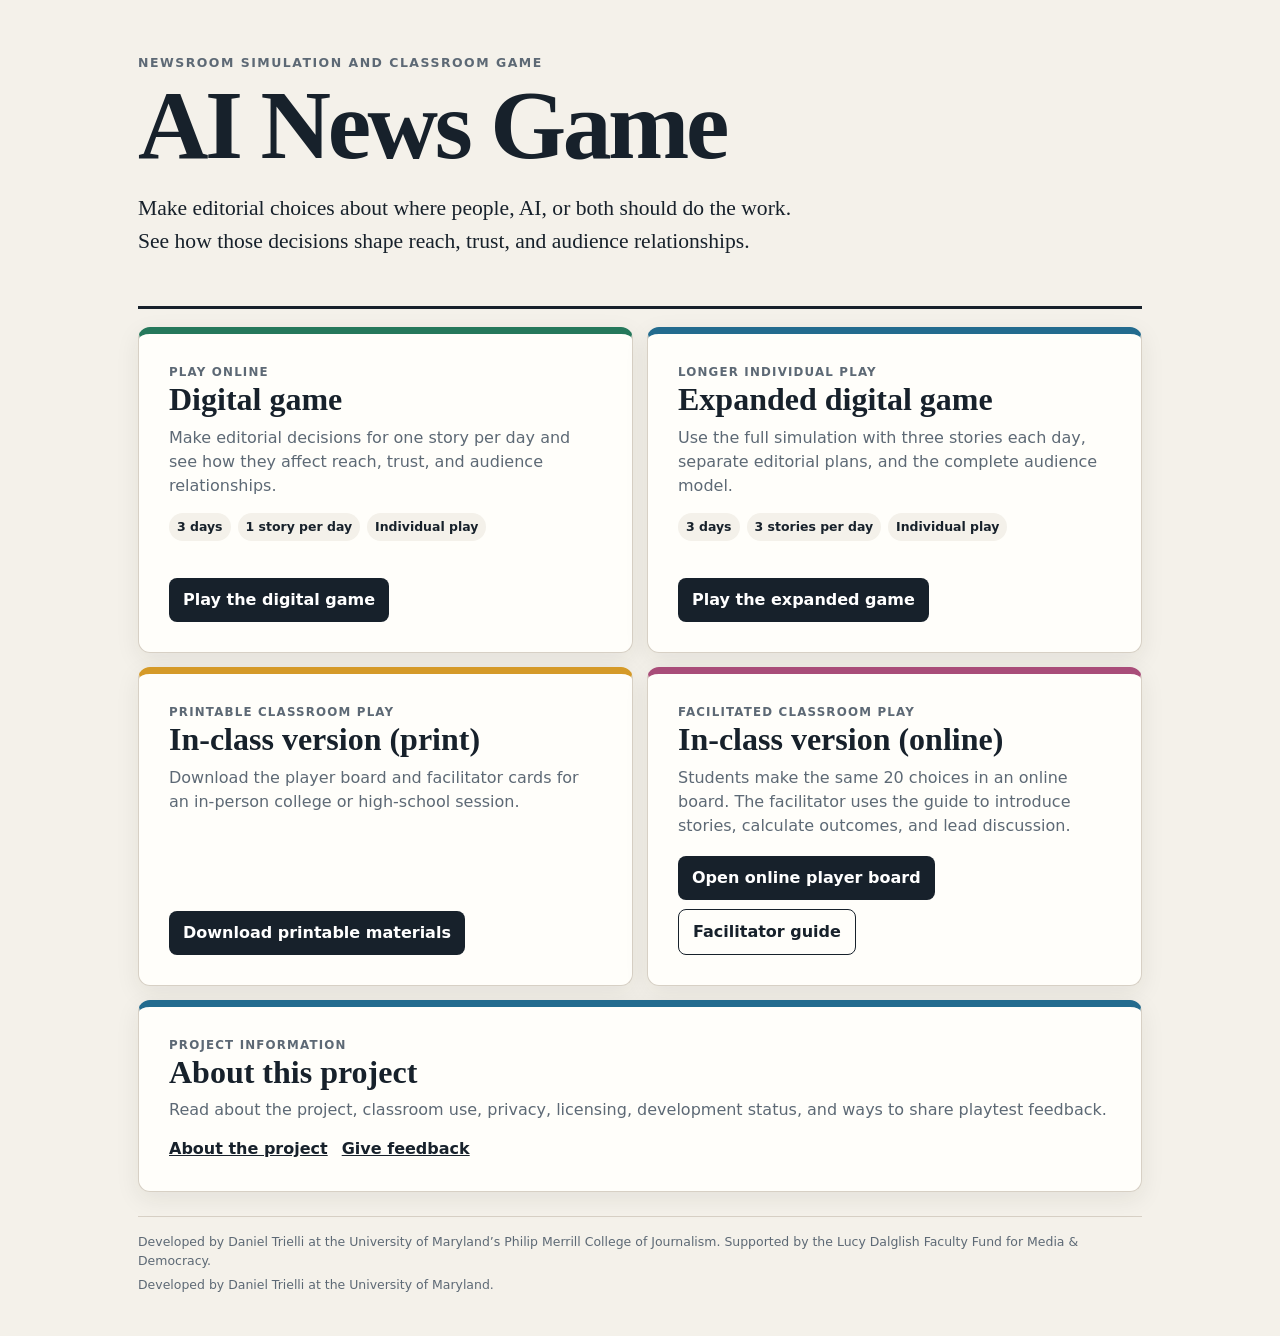
<file: index.html>
<!doctype html>
<html lang="en">
<head>
  <meta charset="utf-8">
  <meta name="viewport" content="width=device-width, initial-scale=1">
  <meta name="description" content="Play the AI News Game individually or use its print and online in-class versions.">
  <title>AI News Game</title>
  <style>
    :root { --ink:#17212b; --muted:#5d6975; --paper:#f4f1ea; --card:#fffefa; --line:#d7d0c5; --blue:#236b8e; --green:#25785b; --gold:#d59a28; --shadow:0 7px 24px rgba(35,33,28,.08); }
    * { box-sizing:border-box; }
    body { margin:0; background:var(--paper); color:var(--ink); font:16px/1.5 system-ui,-apple-system,BlinkMacSystemFont,"Segoe UI",sans-serif; }
    a { color:inherit; }
    a:focus-visible { outline:3px solid #111; outline-offset:4px; }
    .shell { width:min(1040px,100%); margin:auto; padding:clamp(22px,5vw,54px) 18px 42px; }
    header { padding-bottom:clamp(24px,5vw,48px); border-bottom:3px solid var(--ink); }
    .kicker { margin:0 0 8px; color:var(--muted); font-size:.78rem; font-weight:850; letter-spacing:.12em; text-transform:uppercase; }
    h1 { max-width:780px; margin:0; font:700 clamp(2.8rem,9vw,6.1rem)/.91 Georgia,serif; letter-spacing:-.035em; }
    .lede { max-width:680px; margin:22px 0 0; font:clamp(1.08rem,2.5vw,1.35rem)/1.55 Georgia,serif; }
    main { margin-top:18px; }
    .module-grid { display:grid; grid-template-columns:1fr 1fr; gap:14px; }
    .card { display:flex; flex-direction:column; min-width:0; padding:clamp(20px,4vw,30px); border:1px solid var(--line); border-radius:12px; background:var(--card); box-shadow:var(--shadow); }
    .card.featured { border-top:7px solid var(--green); }
    .card.expanded { border-top:7px solid var(--blue); }
    .card.paper { border-top:7px solid var(--gold); }
    .card.online { border-top:7px solid #a94d79; }
    .card.about { grid-column:1 / -1; border-top:7px solid var(--blue); }
    .eyebrow { margin:0 0 7px; color:var(--muted); font-size:.74rem; font-weight:850; letter-spacing:.1em; text-transform:uppercase; }
    h2 { margin:0 0 9px; font:700 clamp(1.45rem,3vw,2rem)/1.08 Georgia,serif; }
    .card p { margin:0; color:var(--muted); }
    .details { display:flex; flex-wrap:wrap; gap:7px; margin:15px 0 19px; }
    .details span { padding:5px 8px; border-radius:999px; background:var(--paper); font-size:.78rem; font-weight:750; }
    .actions { display:flex; flex-wrap:wrap; gap:9px; margin-top:auto; padding-top:18px; }
    .button { padding:10px 14px; border-radius:8px; background:var(--ink); color:white; font-weight:850; text-decoration:none; }
    .button.secondary { border:1px solid var(--ink); background:transparent; color:var(--ink); }
    .text-links { display:flex; flex-wrap:wrap; gap:14px; margin-top:15px; font-weight:800; }
    footer { margin-top:24px; padding-top:16px; border-top:1px solid var(--line); color:var(--muted); font-size:.78rem; }
    footer p { margin:0; }
    footer p + p { margin-top:5px; }
    @media (max-width:740px) { .module-grid { grid-template-columns:1fr; } .card.about { grid-column:auto; } }
  </style>
</head>
<body>
  <div class="shell">
    <header>
      <p class="kicker">Newsroom simulation and classroom game</p>
      <h1>AI News Game</h1>
      <p class="lede">Make editorial choices about where people, AI, or both should do the work. See how those decisions shape reach, trust, and audience relationships.</p>
    </header>

    <main>
      <div class="module-grid">
        <section class="card featured">
          <p class="eyebrow">Play online</p>
          <h2>Digital game</h2>
          <p>Make editorial decisions for one story per day and see how they affect reach, trust, and audience relationships.</p>
          <div class="details"><span>3 days</span><span>1 story per day</span><span>Individual play</span></div>
          <div class="actions"><a class="button" href="digital/">Play the digital game</a></div>
        </section>

        <section class="card expanded">
          <p class="eyebrow">Longer individual play</p>
          <h2>Expanded digital game</h2>
          <p>Use the full simulation with three stories each day, separate editorial plans, and the complete audience model.</p>
          <div class="details"><span>3 days</span><span>3 stories per day</span><span>Individual play</span></div>
          <div class="actions"><a class="button" href="expanded/">Play the expanded game</a></div>
        </section>

        <section class="card paper">
          <p class="eyebrow">Printable classroom play</p>
          <h2>In-class version (print)</h2>
          <p>Download the player board and facilitator cards for an in-person college or high-school session.</p>
          <div class="actions"><a class="button" href="print-and-play/">Download printable materials</a></div>
        </section>

        <section class="card online">
          <p class="eyebrow">Facilitated classroom play</p>
          <h2>In-class version (online)</h2>
          <p>Students make the same 20 choices in an online board. The facilitator uses the guide to introduce stories, calculate outcomes, and lead discussion.</p>
          <div class="actions"><a class="button" href="classroom/">Open online player board</a><a class="button secondary" href="facilitator/">Facilitator guide</a></div>
        </section>

        <section class="card about">
          <p class="eyebrow">Project information</p>
          <h2>About this project</h2>
          <p>Read about the project, classroom use, privacy, licensing, development status, and ways to share playtest feedback.</p>
          <div class="text-links"><a href="about.html">About the project</a><a href="https://forms.gle/y41FUJFVD3dGhrK59" target="_blank" rel="noopener noreferrer">Give feedback</a></div>
        </section>
      </div>
    </main>

    <footer>
      <p>Developed by Daniel Trielli at the University of Maryland’s Philip Merrill College of Journalism. Supported by the Lucy Dalglish Faculty Fund for Media &amp; Democracy.</p>
      <p>Developed by Daniel Trielli at the University of Maryland.</p>
    </footer>
  </div>
  <!-- Cloudflare Web Analytics -->
  <script type="module" src="https://static.cloudflareinsights.com/beacon.min.js" data-cf-beacon='{"token":"1c67eddc22df48e2a0193da0eef2a2bc"}'></script>
  <!-- End Cloudflare Web Analytics -->
</body>
</html>
</file>
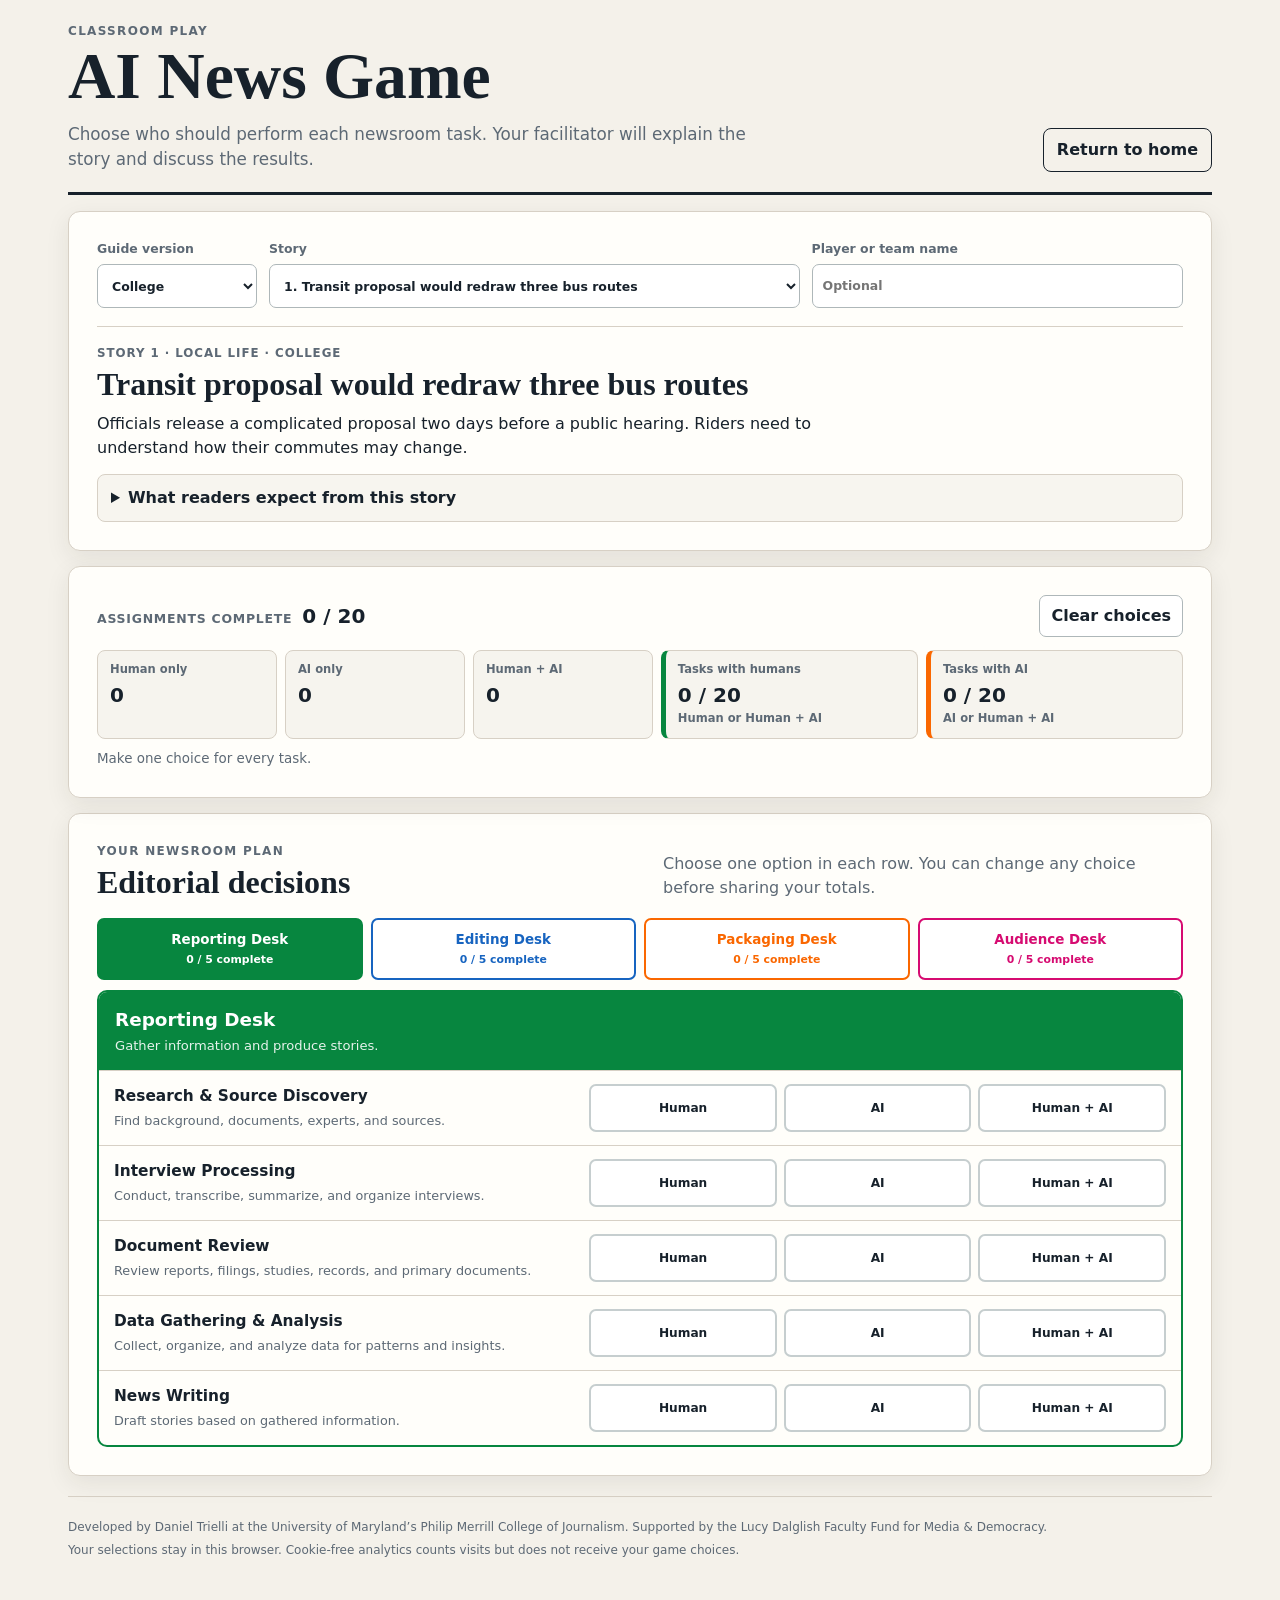
<file: classroom/index.html>
<!doctype html>
<html lang="en">
<head>
  <meta charset="utf-8">
  <meta name="viewport" content="width=device-width, initial-scale=1">
  <meta name="description" content="Use the AI News Game player board online during a facilitated classroom session.">
  <title>In-class version (online) · AI News Game</title>
  <link rel="stylesheet" href="styles.css?v=1.32">
</head>
<body>
  <div class="shell">
    <header>
      <div>
        <p class="kicker">Classroom play</p>
        <h1>AI News Game</h1>
        <p class="lede">Choose who should perform each newsroom task. Your facilitator will explain the story and discuss the results.</p>
      </div>
      <a class="home-link" href="../">Return to home</a>
    </header>

    <main>
      <section class="setup-card" aria-labelledby="story-heading">
        <div class="setup-controls">
          <label>Guide version
            <select id="audience-version">
              <option value="college">College</option>
              <option value="highSchool">High school</option>
            </select>
          </label>
          <label>Story
            <select id="story-select"></select>
          </label>
          <label>Player or team name
            <input id="player-name" type="text" maxlength="80" placeholder="Optional">
          </label>
        </div>
        <article class="story-brief">
          <p class="story-meta" id="story-meta"></p>
          <h2 id="story-heading"></h2>
          <p id="story-background"></p>
          <details>
            <summary>What readers expect from this story</summary>
            <div class="expectation-copy">
              <p id="story-expectation"></p>
              <p><strong>Editorial priority:</strong> <span id="story-focus"></span></p>
            </div>
          </details>
        </article>
      </section>

      <section class="progress-card" aria-label="Assignment progress and totals">
        <div class="progress-heading">
          <div><span>Assignments complete</span><strong id="progress-count">0 / 20</strong></div>
          <button type="button" class="secondary" id="reset-board">Clear choices</button>
        </div>
        <div class="totals" aria-live="polite">
          <div><span>Human only</span><strong id="human-only">0</strong></div>
          <div><span>AI only</span><strong id="ai-only">0</strong></div>
          <div><span>Human + AI</span><strong id="human-ai">0</strong></div>
          <div class="involvement human-total"><span>Tasks with humans</span><strong id="tasks-human">0 / 20</strong><small>Human or Human + AI</small></div>
          <div class="involvement ai-total"><span>Tasks with AI</span><strong id="tasks-ai">0 / 20</strong><small>AI or Human + AI</small></div>
        </div>
        <p class="completion-message" id="completion-message">Make one choice for every task.</p>
      </section>

      <section aria-labelledby="decisions-title">
        <div class="section-heading">
          <div><p class="kicker">Your newsroom plan</p><h2 id="decisions-title">Editorial decisions</h2></div>
          <p>Choose one option in each row. You can change any choice before sharing your totals.</p>
        </div>
        <nav class="desk-tabs" id="desk-tabs" aria-label="Newsroom desks"></nav>
        <div id="desk-panel"></div>
      </section>
    </main>

    <footer>
      <p>Developed by Daniel Trielli at the University of Maryland’s Philip Merrill College of Journalism. Supported by the Lucy Dalglish Faculty Fund for Media &amp; Democracy.</p>
      <p>Your selections stay in this browser. Cookie-free analytics counts visits but does not receive your game choices.</p>
    </footer>
  </div>

  <noscript><p class="noscript">This board requires JavaScript. Enable it and reload the page.</p></noscript>
  <script src="../data/stories.js?v=1.32"></script>
  <script src="app.js?v=1.32"></script>
  <!-- Cloudflare Web Analytics -->
  <script type="module" src="https://static.cloudflareinsights.com/beacon.min.js" data-cf-beacon='{"token":"1c67eddc22df48e2a0193da0eef2a2bc"}'></script>
  <!-- End Cloudflare Web Analytics -->
</body>
</html>
</file>
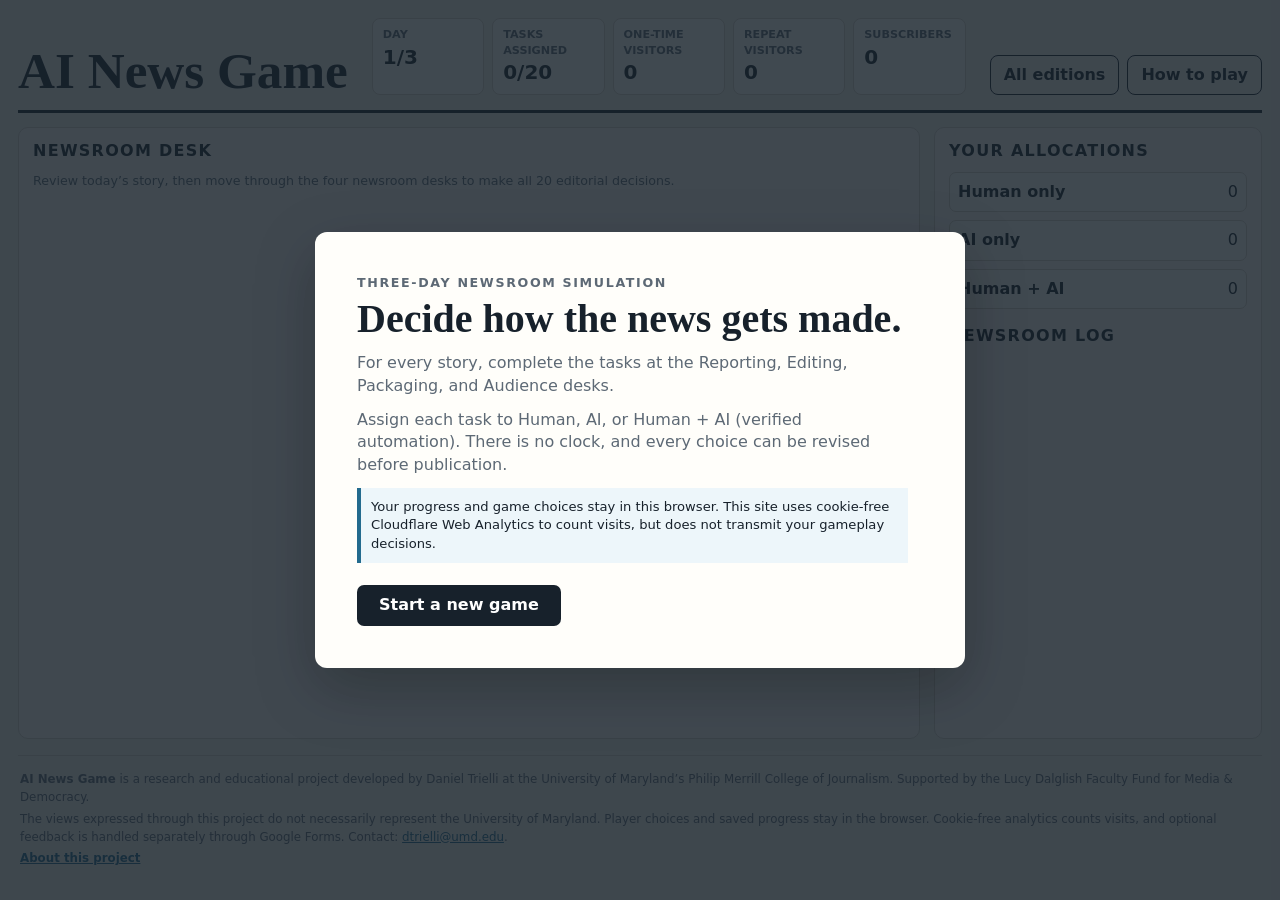
<file: digital/index.html>
<!doctype html>
<html lang="en">
<head>
  <meta charset="utf-8">
  <meta name="viewport" content="width=device-width, initial-scale=1">
  <title>Digital Game · AI News Game</title>
  <style>
    :root {
      --ink: #17212b;
      --muted: #5d6975;
      --paper: #f4f1ea;
      --card: #fffefa;
      --line: #d7d0c5;
      --red: #d94b3d;
      --blue: #236b8e;
      --green: #25785b;
      --gold: #d59a28;
      --shadow: 0 7px 24px rgba(35, 33, 28, .08);
    }

    * { box-sizing: border-box; }

    body {
      margin: 0;
      min-height: 100vh;
      background: var(--paper);
      color: var(--ink);
      font: 16px/1.4 system-ui, -apple-system, BlinkMacSystemFont, "Segoe UI", sans-serif;
    }

    button { font: inherit; }
    button:focus-visible { outline: 3px solid #111; outline-offset: 3px; }

    .shell { width: min(1440px, 100%); margin: auto; padding: 18px; }

    header {
      display: flex;
      justify-content: space-between;
      gap: 24px;
      align-items: flex-end;
      padding-bottom: 15px;
      border-bottom: 3px solid var(--ink);
    }

    .header-actions { display: flex; gap: 8px; align-items: stretch; }
    .help-button { display: inline-flex; align-items: center; justify-content: center; border: 1px solid var(--ink); border-radius: 8px; padding: 8px 13px; background: transparent; color: var(--ink); cursor: pointer; font-weight: 850; text-decoration: none; }

    h1 { margin: 0; font-family: Georgia, serif; font-size: clamp(1.8rem, 4vw, 3.2rem); line-height: .95; }
    h2 { margin: 0 0 12px; font: 800 1rem/1.1 system-ui; letter-spacing: .08em; text-transform: uppercase; }
    h3 { margin: 0; font-size: 1.02rem; line-height: 1.25; }
    p { margin: 0; }
    .kicker, .tiny { color: var(--muted); font-size: .79rem; }
    .kicker { font-weight: 800; letter-spacing: .13em; text-transform: uppercase; margin-bottom: 6px; }

    .status {
      display: grid;
      grid-template-columns: repeat(5, minmax(105px, 1fr));
      gap: 8px;
      flex: 1;
      width: min(900px, 100%);
    }

    .metric { background: var(--card); border: 1px solid var(--line); border-radius: 8px; padding: 8px 10px; }
    .metric span { display: block; color: var(--muted); font-size: .7rem; font-weight: 800; text-transform: uppercase; }
    .metric strong { font-size: 1.25rem; font-variant-numeric: tabular-nums; }
    .pause-button {
      width: 100%; height: 100%; border: 0; border-radius: 8px;
      background: var(--ink); color: white; cursor: pointer; font-weight: 850;
    }

    main { display: grid; grid-template-columns: minmax(520px, 2.2fr) minmax(240px, .8fr); gap: 14px; margin-top: 14px; }
    .panel { background: rgba(255, 254, 250, .72); border: 1px solid var(--line); border-radius: 10px; padding: 14px; min-height: 68vh; }
    .project-footer { margin-top: 16px; padding: 15px 2px 4px; border-top: 1px solid var(--line); color: var(--muted); font-size: .74rem; line-height: 1.5; }
    .project-footer p + p { margin-top: 4px; }
    .project-footer a { color: var(--blue); }
    .privacy-note { padding: 10px; border-left: 4px solid var(--blue); background: #edf6fa; color: var(--ink) !important; font-size: .82rem; }
    .button-row { display: flex; flex-wrap: wrap; gap: 9px; margin-top: 22px; }
    .button-row .primary { margin-top: 0; }
    .button-row .secondary { padding-inline: 18px; }
    .feedback-list { padding-left: 1.2rem; color: var(--muted); }
    .feedback-list li + li { margin-top: 5px; }
    .text-link { color: var(--blue); font-weight: 800; }
    .startup-error { margin-top: 14px; padding: 12px; border: 2px solid var(--red); border-radius: 8px; background: #fff0ed; color: var(--ink); }

    .reader-list, .story-list, .log { display: grid; gap: 9px; }
    .reader-list { max-height: 61vh; overflow: auto; }
    .reader { background: var(--card); border: 1px solid var(--line); border-left: 5px solid var(--blue); border-radius: 7px; padding: 9px; animation: enter .22s ease-out; }
    .reader.leaving { border-left-color: var(--red); opacity: .6; }
    .reader-head { display: flex; justify-content: space-between; gap: 8px; }
    .reader .need { margin-top: 5px; color: var(--muted); font-size: .78rem; }
    .patience { height: 5px; margin-top: 8px; border-radius: 5px; overflow: hidden; background: #e4ded5; }
    .patience > div { height: 100%; background: var(--green); transition: width .25s linear, background .25s; }

    .story { background: var(--card); border: 1px solid var(--line); border-radius: 9px; padding: 13px; box-shadow: var(--shadow); }
    .story-top { display: flex; justify-content: space-between; gap: 12px; align-items: flex-start; }
    .story-labels { display: flex; flex-wrap: wrap; gap: 7px; align-items: center; margin-bottom: 5px; }
    .story-labels .kicker { margin: 0; }
    .story-type-badge { padding: 2px 7px; border-radius: 99px; background: var(--ink); color: white; font-size: .65rem; font-weight: 850; }
    .story-stakes { max-width: 72ch; margin: 5px 0 3px; color: var(--muted); font-size: .78rem; }
    .tag { border: 1px solid currentColor; border-radius: 99px; padding: 2px 7px; color: var(--blue); font-size: .7rem; font-weight: 800; white-space: nowrap; }
    .stage-row { display: grid; grid-template-columns: repeat(4, 1fr); gap: 5px; margin: 12px 0; }
    .stage { padding-top: 6px; border-top: 5px solid #ded9d0; color: var(--muted); font-size: .67rem; font-weight: 800; text-transform: uppercase; }
    .stage.done { border-color: var(--green); color: var(--green); }
    .stage.current { border-color: var(--gold); color: var(--ink); }
    .task-line { min-height: 1.4em; font-size: .84rem; color: var(--muted); }
    .assignments { display: grid; grid-template-columns: repeat(3, 1fr); gap: 7px; margin-top: 10px; }
    .assignments button, .primary, .secondary {
      border: 0;
      border-radius: 7px;
      padding: 9px 8px;
      cursor: pointer;
      font-weight: 850;
    }
    .assignments button { background: #e8e2d9; color: var(--ink); }
    .assignments button:hover:not(:disabled) { transform: translateY(-1px); background: #ddd5c9; }
    .assignments button.selected { background: var(--ink); color: white; }
    button:disabled { opacity: .42; cursor: not-allowed; }
    .working { color: var(--blue); font-weight: 800; }
    .workbar { height: 8px; background: #e4ded5; border-radius: 5px; overflow: hidden; margin-top: 9px; }
    .workbar > div { height: 100%; width: 0; background: var(--blue); transition: width .1s linear; }

    .capacity { display: grid; gap: 8px; margin-bottom: 16px; }
    .capacity-row { display: grid; grid-template-columns: 58px 1fr 38px; gap: 8px; align-items: center; font-size: .82rem; }
    .capacity-bar { height: 9px; background: #ded8cf; border-radius: 9px; overflow: hidden; }
    .capacity-bar div { height: 100%; background: var(--blue); transition: width .25s; }
    .capacity-row.ai .capacity-bar div { background: var(--red); }
    .log { max-height: 45vh; overflow: auto; }
    .log-item { padding: 8px 0; border-bottom: 1px solid var(--line); font-size: .79rem; }
    .log-item strong { display: block; }
    .log-button { width: 100%; border: 0; padding: 9px; border-radius: 7px; background: #e8e2d9; color: var(--ink); text-align: left; cursor: pointer; }
    .log-button:hover { background: #ddd5c9; }
    .log-button strong, .log-button span { display: block; }
    .task-card { border-top: 1px solid var(--line); padding: 11px 0; }
    .task-card:first-of-type { margin-top: 10px; }
    .task-card .assignments { grid-template-columns: .8fr .8fr 1.5fr; }
    .task-heading { display: flex; justify-content: space-between; gap: 10px; align-items: baseline; }
    .task-description { color: var(--muted); font-size: .77rem; }
    .publish { width: 100%; margin-top: 12px; background: var(--green); color: white; }
    .allocation-list { display: grid; gap: 8px; margin-bottom: 18px; }
    .allocation-item { display: flex; justify-content: space-between; padding: 8px; background: var(--card); border: 1px solid var(--line); border-radius: 7px; }
    .story-workspace { display: grid; grid-template-columns: minmax(210px, .72fr) minmax(0, 2fr); gap: 10px; align-items: stretch; }
    .single-story-workspace { display: grid; gap: 10px; }
    .single-story-brief { padding: clamp(16px, 3vw, 24px); border: 1px solid var(--line); border-top: 6px solid var(--blue); border-radius: 9px; background: var(--card); box-shadow: var(--shadow); }
    .single-story-brief .story-brief-label { margin: 0 0 6px; color: var(--blue); font-size: .68rem; font-weight: 900; letter-spacing: .08em; text-transform: uppercase; }
    .single-story-brief h3 { margin: 0 0 8px; font: 800 clamp(1.25rem, 3vw, 1.7rem)/1.15 Georgia, serif; }
    .single-story-brief > p:not(.story-brief-label) { margin: 0; color: var(--muted); font-size: .9rem; }
    .single-story-brief details { margin-top: 14px; border: 1px solid var(--line); border-radius: 8px; background: var(--paper); }
    .single-story-brief summary { padding: 10px 12px; color: var(--blue); cursor: pointer; font-size: .82rem; font-weight: 850; }
    .single-story-brief .expectation-copy { padding: 0 12px 12px; border-top: 1px solid var(--line); }
    .single-story-brief .expectation-copy p { margin: 10px 0 0; color: var(--ink); font-size: .8rem; }
    .single-story-workspace > .story-outlook { margin-top: 0; }
    .story-column { display: flex; flex-direction: column; gap: 8px; min-width: 0; background: var(--card); border: 1px solid var(--line); border-radius: 9px; padding: 11px; box-shadow: var(--shadow); }
    .story-tabs { display: grid; grid-template-columns: 1fr; gap: 7px; }
    .story-tab { text-align: left; border: 1px solid var(--line); border-radius: 8px; background: #e8e2d9; padding: 8px; cursor: pointer; }
    .story-tab strong, .story-tab span { display: block; }
    .story-tab strong { font-size: .78rem; line-height: 1.2; }
    .story-tab span { margin-top: 4px; color: var(--muted); font-size: .68rem; }
    .story-tab-labels { display: flex !important; flex-wrap: wrap; gap: 4px; align-items: center; margin: 0 0 5px !important; }
    .story-tab-labels b { font-size: .58rem; letter-spacing: .08em; text-transform: uppercase; }
    .story-tab-labels i { padding: 1px 5px; border-radius: 99px; background: var(--ink); color: white; font-size: .55rem; font-style: normal; font-weight: 800; }
    .story-tab-description { margin-top: 6px !important; font-size: .62rem !important; line-height: 1.3; }
    .story-tab-progress { font-size: .61rem !important; }
    .story-tab.active { background: var(--ink); color: white; }
    .story-tab.active span { color: #d9e0e6; }
    .story-tab.incomplete { border-left: 5px solid var(--gold); }
    .story-tab.complete { border-left: 5px solid var(--green); }
    .story-tab-status { display: inline-block !important; width: max-content; margin-top: 6px !important; padding: 2px 6px; border-radius: 99px; font-size: .58rem !important; font-weight: 900; letter-spacing: .03em; }
    .story-tab.incomplete .story-tab-status { background: #fff0c5; color: #76520d; }
    .story-tab.complete .story-tab-status { background: #d8eee4; color: #155d45; }
    .story-tab.active .story-tab-status { background: white; }
    .story-tab.active.incomplete .story-tab-status { color: #76520d; }
    .story-tab.active.complete .story-tab-status { color: #155d45; }
    .story-tab.story-enter { animation: story-arrive .6s cubic-bezier(.2,.8,.2,1) both; }
    .story-tabs-bottom { margin-top: 12px; margin-bottom: 0; padding-top: 12px; border-top: 1px solid var(--line); }
    .active-story { display: flex; flex-direction: column; min-width: 0; background: var(--card); border: 1px solid var(--line); border-radius: 9px; padding: 11px; box-shadow: var(--shadow); }
    .news-board { display: grid; grid-template-columns: repeat(2, minmax(0, 1fr)); gap: 10px; margin-top: 12px; }
    .news-board.single-desk { flex: 1; grid-template-columns: 1fr; }
    .desk { border: 1px solid color-mix(in srgb, var(--desk) 45%, white); border-radius: 8px; overflow: hidden; background: color-mix(in srgb, var(--desk) 6%, white); }
    .active-desk-panel { display: flex; flex-direction: column; min-height: 100%; }
    .active-desk-panel .board-task { flex: 1; min-height: 70px; }
    .desk-head { display: grid; grid-template-columns: minmax(0, 1.35fr) minmax(270px, .9fr); gap: 12px; align-items: center; padding: 8px 9px; color: white; background: var(--desk); }
    .desk-head-title { display: flex; gap: 8px; align-items: center; min-width: 0; }
    .desk-head-title > span { display: grid; place-items: center; flex: 0 0 27px; height: 27px; border-radius: 50%; background: white; color: var(--desk); font-weight: 900; }
    .desk-head h3 { text-transform: uppercase; font-size: .82rem; }
    .desk-head p { font-size: .67rem; opacity: .9; }
    .board-task { display: grid; grid-template-columns: minmax(0, 1.35fr) minmax(270px, .9fr); gap: 12px; align-items: center; padding: 7px 9px; border-bottom: 1px solid color-mix(in srgb, var(--desk) 20%, white); }
    .board-task:last-child { border-bottom: 0; }
    .board-task-copy { font-size: .7rem; line-height: 1.35; }
    .board-task-copy strong { font-size: .72rem; }
    .board-task-copy span { color: var(--muted); }
    .task-choice-explainer { margin: 5px 0 0; padding-left: 7px; border-left: 3px solid var(--desk); color: var(--ink); font-size: .64rem; line-height: 1.35; }
    .task-choice-explainer b { color: var(--desk); font-size: inherit; }
    .board-choices { display: grid; grid-template-columns: repeat(3, minmax(0, 1fr)); gap: 4px; }
    .board-choices button { position: relative; min-width: 0; border: 1px solid var(--desk); border-radius: 5px; padding: 6px 5px; background: white; color: var(--desk); cursor: pointer; font-size: .67rem; font-weight: 850; }
    .board-choices button span, .board-choices button small { display: block; }
    .board-choices button small { font-size: .54rem; font-weight: 650; }
    .board-choices button.selected { background: var(--desk); color: white; }
    .desk-tabs { display: grid; grid-template-columns: repeat(4, minmax(0, 1fr)); gap: 6px; margin-top: 12px; }
    .desk-tab { min-width: 0; padding: 8px; border: 1px solid var(--line); border-top: 4px solid var(--desk); border-radius: 7px; background: white; color: var(--ink); cursor: pointer; text-align: left; }
    .desk-tab strong, .desk-tab span { display: block; }
    .desk-tab strong { font-size: .72rem; }
    .desk-tab-status { width: max-content; margin-top: 5px !important; padding: 2px 5px; border-radius: 99px; font-size: .55rem !important; font-weight: 900; letter-spacing: .03em; }
    .desk-tab.incomplete .desk-tab-status { background: #fff0c5; color: #76520d; }
    .desk-tab.complete .desk-tab-status { background: #d8eee4; color: #155d45; }
    .desk-tab.active { background: var(--desk); color: white; }
    .desk-tab.active .desk-tab-status { background: white; opacity: 1; }
    .desk-tab.active.incomplete .desk-tab-status { color: #76520d; }
    .desk-tab.active.complete .desk-tab-status { color: #155d45; }
    .desk-navigation { display: grid; grid-template-columns: 1fr 1fr; gap: 7px; margin-top: auto; padding: 10px; border-top: 1px solid color-mix(in srgb, var(--desk) 20%, white); }
    .desk-navigation .secondary { margin: 0; }
    .story-outlook { display: grid; grid-template-columns: 88px minmax(180px, 1fr); gap: 5px 12px; align-items: center; margin-top: 11px; padding: 10px 12px; border: 1px solid var(--line); border-radius: 8px; background: var(--paper); }
    .story-outlook > strong { grid-row: 1 / 3; align-self: center; font-size: .75rem; text-transform: uppercase; letter-spacing: .05em; }
    .story-outlook > small { grid-column: 2; color: var(--muted); font-size: .62rem; }
    .outlook-row { display: grid; grid-template-columns: 42px 1fr 26px; gap: 7px; align-items: center; font-size: .68rem; font-weight: 800; }
    .outlook-row b { text-align: right; font-variant-numeric: tabular-nums; }
    .outlook-track { height: 8px; overflow: hidden; border-radius: 10px; background: #ded8cf; }
    .outlook-track > i { display: block; height: 100%; border-radius: inherit; transition: width .3s ease; }
    .outlook-track .reach { background: var(--blue); }
    .outlook-track .trust { background: var(--green); }
    .story-column .story-outlook { grid-template-columns: 1fr; margin-top: auto; padding: 10px; }
    .story-column .story-outlook > strong, .story-column .story-outlook > small { grid-column: 1; grid-row: auto; }
    .active-story > .desk-tabs { margin-top: 0; }
    .workspace-title { margin: 0; color: var(--muted); font-size: .7rem; font-weight: 900; letter-spacing: .09em; text-transform: uppercase; }
    .desk-bulk-choices { display: grid; grid-template-columns: repeat(3, minmax(0, 1fr)); gap: 4px; }
    .desk-head-bulk > small { display: block; margin-bottom: 3px; color: white; font-size: .53rem; font-weight: 850; letter-spacing: .05em; text-transform: uppercase; opacity: .85; }
    .desk-head-bulk button { min-width: 0; border: 1px solid rgba(255,255,255,.8); border-radius: 5px; padding: 5px 3px; background: rgba(255,255,255,.12); color: white; cursor: pointer; font-size: .59rem; font-weight: 850; }
    .desk-head-bulk button:hover { background: white; color: var(--desk); }
    .day-action { margin-top: 14px; padding: 14px; border: 2px solid var(--ink); border-radius: 9px; text-align: center; }
    .day-action .primary { width: 100%; margin-top: 8px; }
    .summary-note { margin-top: 14px; padding: 10px; border-left: 4px solid var(--gold); background: #fff7df; color: var(--ink) !important; font-size: .8rem; }
    .report-section { margin-top: 18px; }
    .report-section + .report-section { padding-top: 17px; border-top: 1px solid var(--line); }
    .report-section h3 { margin-bottom: 9px; font: 800 1rem/1.2 system-ui; }
    .report-explanation { margin: 10px 0 !important; color: var(--ink) !important; font-size: .9rem; }
    .driver-box { margin: 10px 0; padding: 10px 12px; border-left: 4px solid var(--blue); background: #edf6fa; color: var(--ink); }
    .driver-box > strong { font-size: .78rem; text-transform: uppercase; letter-spacing: .05em; }
    .driver-box ul { margin: 5px 0 0; padding-left: 1.1rem; }
    .driver-box li { font-size: .82rem; }
    .driver-box li + li { margin-top: 4px; }
    .story-effects { margin: 11px 0; border: 1px solid var(--line); border-radius: 8px; overflow: hidden; }
    .story-effects > strong { display: block; padding: 7px 9px; background: var(--paper); font-size: .68rem; letter-spacing: .05em; text-transform: uppercase; }
    .story-effect-row { display: grid; grid-template-columns: 1fr; gap: 7px; padding: 9px; border-top: 1px solid var(--line); }
    .story-effect-row b, .story-effect-row small, .story-effect-row span { display: block; }
    .story-effect-row b { font-size: .72rem; }
    .story-effect-row small { color: var(--muted); font-size: .62rem; }
    .story-effect-row span { font-size: .68rem; font-weight: 800; }
    .effect-totals { display: flex; flex-wrap: wrap; gap: 4px 14px; }
    .effect-reasons { margin: 7px 0 0; padding-left: 1.15rem; color: var(--ink); }
    .effect-reasons li { padding-left: 2px; font-size: .72rem; line-height: 1.4; }
    .effect-reasons li + li { margin-top: 5px; }
    .effect-reasons .bonus::marker { color: var(--green); }
    .effect-reasons .penalty::marker { color: var(--red); }
    .effect-reason-empty { margin-top: 6px; font-size: .7rem; }
    .effect-positive { color: var(--green); }
    .effect-negative { color: var(--red); }
    .effect-neutral { color: var(--muted); }
    .effect-rollup { display: grid; grid-template-columns: 1fr; gap: 7px; }
    .effect-rollup > div { padding: 9px; border: 1px solid var(--line); border-radius: 7px; background: var(--paper); }
    .effect-rollup strong, .effect-rollup span { display: block; }
    .effect-rollup span { margin-top: 3px; font-size: .68rem; font-weight: 800; }
    .effect-rollup details { margin-top: 7px; border-top: 1px solid var(--line); padding-top: 6px; }
    .effect-rollup summary { color: var(--blue); cursor: pointer; font-size: .68rem; font-weight: 850; }
    .rollup-story { margin-top: 7px; padding-top: 7px; border-top: 1px solid var(--line); }
    .rollup-story > b { font-size: .72rem; }
    .impact-viz { margin-top: 16px; padding: 14px; border: 1px solid var(--line); border-radius: 9px; background: var(--paper); }
    .impact-meter { display: grid; grid-template-columns: 55px 1fr 35px; gap: 8px; align-items: center; margin: 7px 0; font-size: .75rem; font-weight: 800; }
    .impact-track { height: 12px; overflow: hidden; border-radius: 20px; background: #ddd7ce; }
    .impact-fill { width: 0; height: 100%; border-radius: inherit; transition: width 900ms cubic-bezier(.2,.8,.2,1); }
    .impact-fill.reach { background: var(--blue); }
    .impact-fill.trust { background: var(--green); }
    .audience-flow { display: grid; grid-template-columns: 1fr auto 1fr; gap: 10px; align-items: center; margin-top: 15px; }
    .audience-source, .audience-outcomes > div { border: 1px solid var(--line); border-radius: 8px; padding: 10px; background: var(--card); text-align: center; }
    .audience-source strong, .audience-outcomes strong { display: block; font-size: 1.35rem; font-variant-numeric: tabular-nums; }
    .flow-arrow { color: var(--muted); font-size: 1.5rem; }
    .audience-outcomes { display: grid; gap: 6px; }
    .audience-dots { display: flex; flex-wrap: wrap; justify-content: center; gap: 3px; min-height: 24px; margin-top: 7px; }
    .audience-dot { width: 9px; height: 9px; border-radius: 50%; opacity: 0; transform: scale(.2); animation: audience-in .28s ease-out forwards; }
    .audience-dot.one-time { background: var(--gold); }
    .audience-dot.repeat { background: var(--green); }
    .day-bars { display: grid; gap: 8px; margin-top: 16px; }
    .day-bar { display: grid; grid-template-columns: 48px 1fr 70px; align-items: center; gap: 8px; font-size: .73rem; font-weight: 800; }
    .day-bar-track { display: flex; height: 16px; overflow: hidden; border-radius: 20px; background: #ddd7ce; }
    .day-bar-track span { width: 0; transition: width 900ms cubic-bezier(.2,.8,.2,1); }
    .day-bar-track .one-time { background: var(--gold); }
    .day-bar-track .repeat { background: var(--green); }
    .audience-breakdown { margin: 12px 0 16px; padding: 13px; border: 1px solid var(--line); border-radius: 9px; background: var(--paper); }
    .audience-breakdown-cards { display: grid; grid-template-columns: repeat(3, minmax(0, 1fr)); gap: 8px; }
    .audience-category { padding: 11px; border: 1px solid var(--line); border-radius: 8px; background: var(--card); text-align: center; }
    .audience-category .swatch { display: inline-block; width: 10px; height: 10px; margin-right: 5px; border-radius: 50%; }
    .audience-category strong { display: block; margin-top: 3px; font-size: 1.55rem; font-variant-numeric: tabular-nums; }
    .audience-category.unique .swatch, .audience-stack .unique { background: var(--gold); }
    .audience-category.repeat .swatch, .audience-stack .repeat { background: var(--green); }
    .audience-category.subscriber .swatch, .audience-stack .subscriber { background: #7050a0; }
    .audience-stack { display: flex; height: 18px; margin-top: 11px; overflow: hidden; border-radius: 20px; background: #ddd7ce; }
    .audience-stack span { width: 0; transition: width 900ms cubic-bezier(.2,.8,.2,1); }
    .logic-animation { position: relative; display: grid; gap: 9px; margin-top: 12px; }
    .logic-step { position: relative; display: grid; grid-template-columns: 34px 1fr; gap: 10px; align-items: start; padding: 11px; border: 1px solid var(--line); border-radius: 8px; background: var(--paper); opacity: 1; transform: none; }
    .logic-step:not(:last-child)::after { content: ''; position: absolute; left: 27px; top: 45px; width: 2px; height: 18px; background: var(--line); }
    .logic-number { display: grid; place-items: center; width: 30px; height: 30px; border-radius: 50%; background: var(--ink); color: white; font-weight: 900; }
    .logic-copy strong { display: block; font-size: .84rem; }
    .logic-copy p { margin-top: 3px; color: var(--muted); font-size: .75rem; }
    .logic-values { display: flex; flex-wrap: wrap; gap: 5px; margin-top: 7px; }
    .logic-values span { padding: 3px 7px; border-radius: 99px; background: white; border: 1px solid var(--line); font-size: .68rem; font-weight: 800; }
    .logic-animation.sequencing .logic-step { opacity: .16; transform: translateY(5px); filter: grayscale(1); transition: opacity .35s, transform .35s, filter .35s, border-color .35s, box-shadow .35s, background .35s; }
    .logic-animation.sequencing .logic-step.visible { opacity: 1; transform: translateY(0); filter: none; }
    .logic-animation.sequencing .logic-step.active { border-color: var(--blue); background: white; box-shadow: 0 0 0 3px rgba(35,107,142,.15); }
    .logic-values b { font-variant-numeric: tabular-nums; }
    .replay-logic { margin-top: 9px; border: 1px solid var(--ink); border-radius: 7px; padding: 7px 11px; background: white; color: var(--ink); cursor: pointer; font-weight: 800; }
    .result-grid .metric { opacity: 0; transform: translateY(6px); animation: metric-in .3s ease-out forwards; }

    .intro, .results {
      position: fixed;
      inset: 0;
      z-index: 10;
      display: grid;
      place-items: center;
      padding: 20px;
      background: rgba(23, 33, 43, .82);
    }
    .modal { width: min(650px, 100%); max-height: calc(100dvh - 40px); overflow-y: auto; overscroll-behavior: contain; scrollbar-gutter: stable; background: var(--card); border-radius: 12px; padding: clamp(22px, 5vw, 42px); box-shadow: 0 20px 60px rgba(0,0,0,.25); }
    .modal h2 { font: 800 clamp(1.5rem, 5vw, 2.5rem)/1.05 Georgia, serif; letter-spacing: 0; text-transform: none; }
    .modal p { margin-top: 12px; color: var(--muted); }
    .primary { margin-top: 22px; background: var(--ink); color: white; padding-inline: 22px; }
    .secondary { background: #e8e2d9; color: var(--ink); }
    .result-grid { display: grid; grid-template-columns: repeat(2, 1fr); gap: 8px; margin-top: 18px; }
    .result-grid.allocation-grid { grid-template-columns: repeat(3, minmax(0, 1fr)); }
    .result-grid .metric { padding: 14px; }
    .hidden { display: none !important; }
    .sr-only { position: absolute; width: 1px; height: 1px; overflow: hidden; clip: rect(0,0,0,0); white-space: nowrap; }

    @keyframes enter { from { transform: translateY(-6px); opacity: 0; } }
    @keyframes metric-in { to { opacity: 1; transform: translateY(0); } }
    @keyframes audience-in { to { opacity: 1; transform: scale(1); } }
    @keyframes story-arrive { from { opacity: 0; transform: translateX(-24px) scale(.94); } to { opacity: 1; transform: translateX(0) scale(1); } }

    @media (max-width: 950px) {
      header { align-items: flex-start; flex-direction: column; }
      .status { width: 100%; overflow-x: auto; }
      .header-actions, .help-button { width: 100%; }
      main { grid-template-columns: 1fr; }
      .story-workspace { grid-template-columns: minmax(190px, .65fr) minmax(0, 1.6fr); }
      .panel:last-child { grid-column: 1 / -1; min-height: auto; display: grid; grid-template-columns: 1fr 1fr; gap: 20px; }
    }

    @media (max-width: 650px) {
      .shell { padding: 10px; }
      .status { grid-template-columns: repeat(5, minmax(92px, 1fr)); }
      main { grid-template-columns: 1fr; }
      .panel { min-height: auto; }
      .reader-list { max-height: 250px; }
      .panel:last-child { grid-column: auto; grid-template-columns: 1fr; }
      .assignments button { min-height: 48px; }
      .task-card .assignments { grid-template-columns: 1fr; }
      .story-tabs, .news-board { grid-template-columns: 1fr; }
      .story-workspace { grid-template-columns: 1fr; }
      .story-tabs { grid-template-columns: 1fr; }
      .desk-tabs { grid-template-columns: repeat(2, minmax(0, 1fr)); }
      .board-choices button { min-height: 46px; }
      .board-task { grid-template-columns: 1fr; gap: 6px; }
      .desk-head { grid-template-columns: 1fr; gap: 7px; }
      .story-outlook { grid-template-columns: 1fr; }
      .story-outlook > strong, .story-outlook > small { grid-column: 1; grid-row: auto; }
      .result-grid.allocation-grid, .audience-breakdown-cards { grid-template-columns: 1fr; }
      .story-effect-row, .effect-rollup { grid-template-columns: 1fr; }
    }

    @media (max-height: 720px) {
      .intro, .results { padding: 10px; }
      .modal { max-height: calc(100dvh - 20px); padding: 22px; }
      .modal h2 { font-size: 1.9rem; }
      .report-section { margin-top: 13px; }
      .report-section + .report-section { padding-top: 12px; }
    }

    @media (prefers-reduced-motion: reduce) {
      *, *::before, *::after { animation: none !important; transition: none !important; }
      .result-grid .metric, .audience-dot { opacity: 1; transform: none; }
      .logic-animation.sequencing .logic-step { opacity: 1; transform: none; filter: none; }
      .story-tab.story-enter { opacity: 1; transform: none; }
    }
  </style>
</head>
<body>
  <div class="shell">
    <header>
      <div>
        <h1>AI News Game</h1>
      </div>
      <div class="status" aria-label="Game status">
        <div class="metric"><span>Day</span><strong id="day">1/3</strong></div>
        <div class="metric"><span>Tasks assigned</span><strong id="assigned">0/20</strong></div>
        <div class="metric"><span>One-time visitors</span><strong id="one-time-header">0</strong></div>
        <div class="metric"><span>Repeat visitors</span><strong id="repeat-header">0</strong></div>
        <div class="metric"><span>Subscribers</span><strong id="subscriber-header">0</strong></div>
      </div>
      <div class="header-actions"><a class="help-button" href="../">All editions</a><button type="button" class="help-button" id="open-help">How to play</button></div>
    </header>

    <main>
      <section class="panel" aria-labelledby="stories-title">
        <h2 id="stories-title">Newsroom desk</h2>
        <p class="tiny" style="margin-bottom:10px">Review today’s story, then move through the four newsroom desks to make all 20 editorial decisions.</p>
        <div class="story-list" id="stories"></div>
      </section>

      <aside class="panel" aria-labelledby="resources-title">
        <div>
          <h2 id="resources-title">Your allocations</h2>
          <div class="allocation-list">
            <div class="allocation-item"><strong>Human only</strong><span id="human-count">0</span></div>
            <div class="allocation-item"><strong>AI only</strong><span id="ai-count">0</span></div>
            <div class="allocation-item"><strong>Human + AI</strong><span id="collab-count">0</span></div>
          </div>
        </div>
        <div>
          <h2>Newsroom log</h2>
          <div class="log" id="log" aria-live="polite"></div>
        </div>
      </aside>
    </main>
    <footer class="project-footer">
      <p><strong>AI News Game</strong> is a research and educational project developed by Daniel Trielli at the University of Maryland’s Philip Merrill College of Journalism. Supported by the Lucy Dalglish Faculty Fund for Media &amp; Democracy.</p>
      <p>The views expressed through this project do not necessarily represent the University of Maryland. Player choices and saved progress stay in the browser. Cookie-free analytics counts visits, and optional feedback is handled separately through Google Forms. Contact: <a href="mailto:dtrielli@umd.edu">dtrielli@umd.edu</a>.</p>
      <p><a href="../about.html"><strong>About this project</strong></a></p>
    </footer>
  </div>

  <div class="intro" id="intro" role="dialog" aria-modal="true" aria-labelledby="intro-title">
    <div class="modal">
      <div class="kicker">Three-day newsroom simulation</div>
      <h2 id="intro-title">Decide how the news gets made.</h2>
      <p>For every story, complete the tasks at the Reporting, Editing, Packaging, and Audience desks.</p>
      <p>Assign each task to Human, AI, or Human + AI (verified automation). There is no clock, and every choice can be revised before publication.</p>
      <p class="privacy-note">Your progress and game choices stay in this browser. This site uses cookie-free Cloudflare Web Analytics to count visits, but does not transmit your gameplay decisions.</p>
      <div class="startup-error hidden" id="startup-error" role="alert"></div>
      <div class="button-row"><button class="primary" id="start">Start a new game</button><button class="secondary hidden" id="resume">Resume saved game</button></div>
    </div>
  </div>

  <div class="results hidden" id="help" role="dialog" aria-modal="true" aria-labelledby="help-title">
    <div class="modal">
      <div class="kicker">Instructions and scoring</div>
      <h2 id="help-title" tabindex="-1">How to play</h2>
      <p>Across three days, assign all 20 newsroom tasks for one story each day. Choose Human, AI, or Human + AI. You may revise any assignment until you finish the day.</p>
      <section class="report-section"><h3>What your choices do</h3><p>Human assignments emphasize trust, AI emphasizes reach, and Human + AI adds oversight. Story type makes AI a better or riskier fit for particular tasks. The Story outlook combines your assignments into live reach and trust estimates. Reach attracts readers, while trust helps retain them.</p></section>
      <section class="report-section"><h3>Moving through the board</h3><p>Use the four desk tabs to move between Reporting, Editing, Packaging, and Audience. Each tab shows whether its five tasks are complete.</p></section>
      <section class="report-section"><h3>About the scoring model</h3><p>The numerical effects are provisional game rules for playtesting. They are not empirical claims about the performance of people or AI. The final score combines traffic, repeat visitors, and subscribers.</p></section>
      <button class="primary" id="close-help">Return to the game</button>
    </div>
  </div>

  <div class="results hidden" id="day-summary" role="dialog" aria-modal="true" aria-labelledby="day-summary-title">
    <div class="modal">
      <div class="kicker" id="day-summary-kicker">Day complete</div>
      <h2 id="day-summary-title" tabindex="-1">Today’s newsroom choices</h2>
      <section class="report-section" aria-labelledby="editorial-choices-title">
        <h3 id="editorial-choices-title">Your editorial choices</h3>
        <div class="result-grid allocation-grid" id="day-summary-grid"></div>
        <p class="report-explanation" id="editorial-summary"></p>
      </section>
      <section class="report-section" aria-labelledby="impact-choices-title">
        <h3 id="impact-choices-title">Impact of your choices</h3>
        <div class="report-explanation" id="choice-impact-summary"></div>
        <div id="day-impact-container"></div>
        <p class="report-explanation" id="readership-summary"></p>
      </section>
      <button class="primary" id="next-day">Begin next day</button>
    </div>
  </div>

  <div class="results hidden" id="results" role="dialog" aria-modal="true" aria-labelledby="results-title">
    <div class="modal">
      <div class="kicker">Three-day simulation complete</div>
      <h2 id="results-title" tabindex="-1">Your newsroom across three days</h2>
      <section class="report-section" aria-labelledby="final-editorial-title">
        <h3 id="final-editorial-title">Your three-day editorial strategy</h3>
        <div class="result-grid allocation-grid" id="final-allocation-grid"></div>
        <p class="report-explanation" id="final-editorial-summary"></p>
      </section>
      <section class="report-section" aria-labelledby="final-story-effects-title">
        <h3 id="final-story-effects-title">Story-type bonuses and penalties</h3>
        <div id="final-story-effects"></div>
      </section>
      <section class="report-section" aria-labelledby="final-impact-title">
        <h3 id="final-impact-title">How readership changed</h3>
        <div id="final-day-bars-container"></div>
        <p class="report-explanation" id="final-readership-summary"></p>
      </section>
      <section class="report-section" aria-labelledby="logic-title">
        <h3 id="logic-title">How your choices became a score</h3>
        <div id="logic-animation"></div>
        <button type="button" class="replay-logic" id="replay-logic">Replay explanation</button>
      </section>
      <section class="report-section" aria-labelledby="final-audience-title">
        <h3 id="final-audience-title">Your final audience</h3>
        <div id="final-audience-breakdown"></div>
        <div class="result-grid" id="result-grid"></div>
        <p class="report-explanation" id="reflection"></p>
      </section>
      <section class="report-section" aria-labelledby="tester-feedback-title">
        <h3 id="tester-feedback-title">Help improve the game</h3>
        <p>If you have a minute, tell us what was clear and what should change.</p>
        <p><a class="text-link" href="https://forms.gle/y41FUJFVD3dGhrK59" target="_blank" rel="noopener noreferrer">Share short playtest feedback</a> <span class="tiny">(opens a Google Form)</span></p>
      </section>
      <button class="primary" id="restart">Play again</button>
    </div>
  </div>

  <div class="sr-only" id="announcer" aria-live="assertive"></div>
  <noscript><p class="startup-error">This game requires JavaScript. Enable JavaScript and reload the page.</p></noscript>

  <script>
    window.addEventListener('error', function () {
      var box = document.getElementById('startup-error');
      if (!box) return;
      box.textContent = 'The game could not load its configuration files. Make sure the entire folder—including the data folder—was uploaded, then reload the page.';
      box.classList.remove('hidden');
    });
  </script>
  <script>window.AI_NEWS_GAME_CONFIG = { storiesPerDay: 1, editionKey: 'standard', editionLabel: 'Main game' };</script>
  <script src="../data/stories.js?v=1.26"></script>
  <script src="../data/round-events.js"></script>
  <script src="../data/resource-rules.js"></script>
  <script src="../app.js?v=shared-content-1.26"></script>
  <!-- Cloudflare Web Analytics -->
  <script type="module" src="https://static.cloudflareinsights.com/beacon.min.js" data-cf-beacon='{"token":"1c67eddc22df48e2a0193da0eef2a2bc"}'></script>
  <!-- End Cloudflare Web Analytics -->
</body>
</html>
</file>
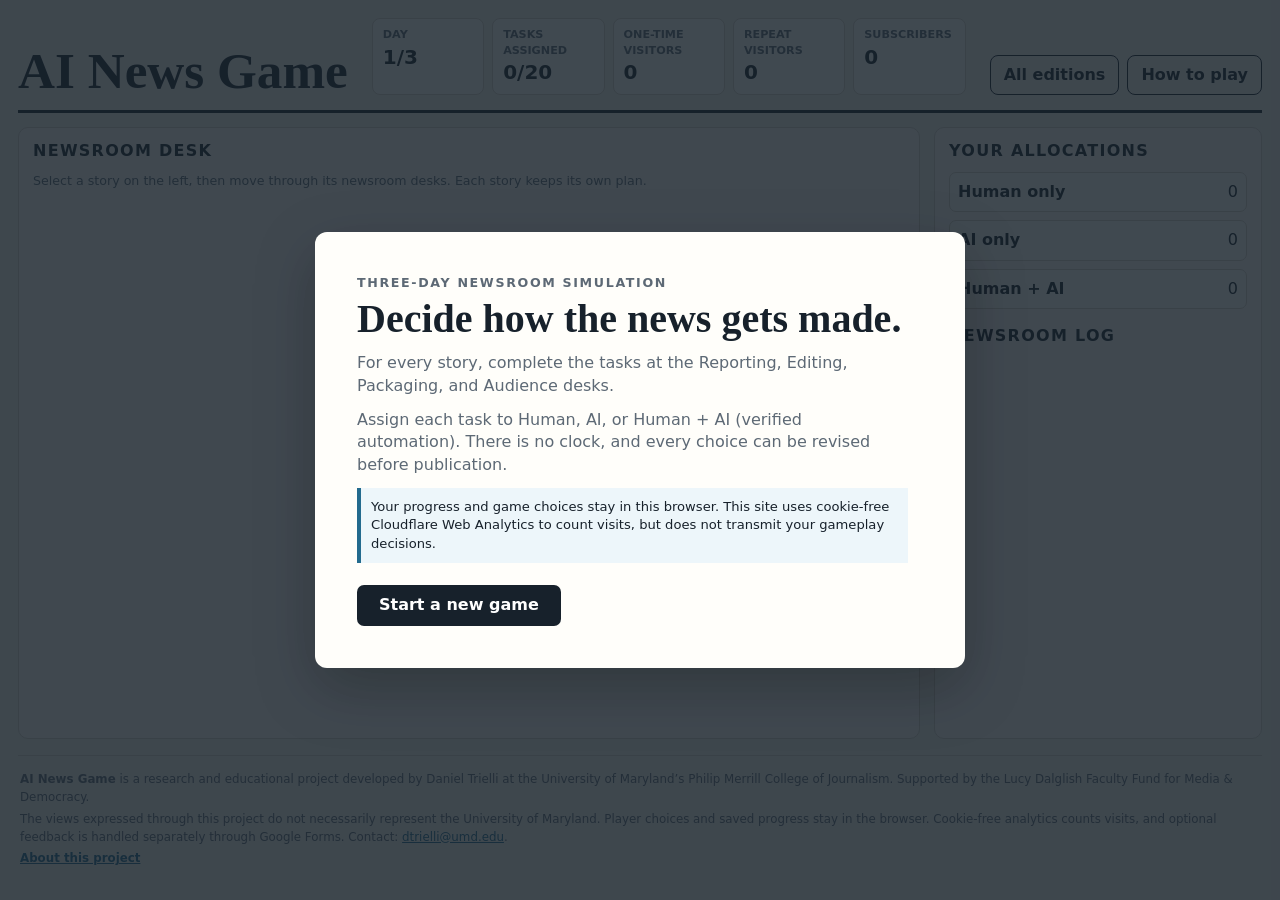
<file: expanded/index.html>
<!doctype html>
<html lang="en">
<head>
  <meta charset="utf-8">
  <meta name="viewport" content="width=device-width, initial-scale=1">
  <title>Expanded Digital Game · AI News Game</title>
  <style>
    :root {
      --ink: #17212b;
      --muted: #5d6975;
      --paper: #f4f1ea;
      --card: #fffefa;
      --line: #d7d0c5;
      --red: #d94b3d;
      --blue: #236b8e;
      --green: #25785b;
      --gold: #d59a28;
      --shadow: 0 7px 24px rgba(35, 33, 28, .08);
    }

    * { box-sizing: border-box; }

    body {
      margin: 0;
      min-height: 100vh;
      background: var(--paper);
      color: var(--ink);
      font: 16px/1.4 system-ui, -apple-system, BlinkMacSystemFont, "Segoe UI", sans-serif;
    }

    button { font: inherit; }
    button:focus-visible { outline: 3px solid #111; outline-offset: 3px; }

    .shell { width: min(1440px, 100%); margin: auto; padding: 18px; }

    header {
      display: flex;
      justify-content: space-between;
      gap: 24px;
      align-items: flex-end;
      padding-bottom: 15px;
      border-bottom: 3px solid var(--ink);
    }

    .header-actions { display: flex; gap: 8px; align-items: stretch; }
    .help-button { display: inline-flex; align-items: center; justify-content: center; border: 1px solid var(--ink); border-radius: 8px; padding: 8px 13px; background: transparent; color: var(--ink); cursor: pointer; font-weight: 850; text-decoration: none; }

    h1 { margin: 0; font-family: Georgia, serif; font-size: clamp(1.8rem, 4vw, 3.2rem); line-height: .95; }
    h2 { margin: 0 0 12px; font: 800 1rem/1.1 system-ui; letter-spacing: .08em; text-transform: uppercase; }
    h3 { margin: 0; font-size: 1.02rem; line-height: 1.25; }
    p { margin: 0; }
    .kicker, .tiny { color: var(--muted); font-size: .79rem; }
    .kicker { font-weight: 800; letter-spacing: .13em; text-transform: uppercase; margin-bottom: 6px; }

    .status {
      display: grid;
      grid-template-columns: repeat(5, minmax(105px, 1fr));
      gap: 8px;
      flex: 1;
      width: min(900px, 100%);
    }

    .metric { background: var(--card); border: 1px solid var(--line); border-radius: 8px; padding: 8px 10px; }
    .metric span { display: block; color: var(--muted); font-size: .7rem; font-weight: 800; text-transform: uppercase; }
    .metric strong { font-size: 1.25rem; font-variant-numeric: tabular-nums; }
    .pause-button {
      width: 100%; height: 100%; border: 0; border-radius: 8px;
      background: var(--ink); color: white; cursor: pointer; font-weight: 850;
    }

    main { display: grid; grid-template-columns: minmax(520px, 2.2fr) minmax(240px, .8fr); gap: 14px; margin-top: 14px; }
    .panel { background: rgba(255, 254, 250, .72); border: 1px solid var(--line); border-radius: 10px; padding: 14px; min-height: 68vh; }
    .project-footer { margin-top: 16px; padding: 15px 2px 4px; border-top: 1px solid var(--line); color: var(--muted); font-size: .74rem; line-height: 1.5; }
    .project-footer p + p { margin-top: 4px; }
    .project-footer a { color: var(--blue); }
    .privacy-note { padding: 10px; border-left: 4px solid var(--blue); background: #edf6fa; color: var(--ink) !important; font-size: .82rem; }
    .button-row { display: flex; flex-wrap: wrap; gap: 9px; margin-top: 22px; }
    .button-row .primary { margin-top: 0; }
    .button-row .secondary { padding-inline: 18px; }
    .feedback-list { padding-left: 1.2rem; color: var(--muted); }
    .feedback-list li + li { margin-top: 5px; }
    .text-link { color: var(--blue); font-weight: 800; }
    .startup-error { margin-top: 14px; padding: 12px; border: 2px solid var(--red); border-radius: 8px; background: #fff0ed; color: var(--ink); }

    .reader-list, .story-list, .log { display: grid; gap: 9px; }
    .reader-list { max-height: 61vh; overflow: auto; }
    .reader { background: var(--card); border: 1px solid var(--line); border-left: 5px solid var(--blue); border-radius: 7px; padding: 9px; animation: enter .22s ease-out; }
    .reader.leaving { border-left-color: var(--red); opacity: .6; }
    .reader-head { display: flex; justify-content: space-between; gap: 8px; }
    .reader .need { margin-top: 5px; color: var(--muted); font-size: .78rem; }
    .patience { height: 5px; margin-top: 8px; border-radius: 5px; overflow: hidden; background: #e4ded5; }
    .patience > div { height: 100%; background: var(--green); transition: width .25s linear, background .25s; }

    .story { background: var(--card); border: 1px solid var(--line); border-radius: 9px; padding: 13px; box-shadow: var(--shadow); }
    .story-top { display: flex; justify-content: space-between; gap: 12px; align-items: flex-start; }
    .story-labels { display: flex; flex-wrap: wrap; gap: 7px; align-items: center; margin-bottom: 5px; }
    .story-labels .kicker { margin: 0; }
    .story-type-badge { padding: 2px 7px; border-radius: 99px; background: var(--ink); color: white; font-size: .65rem; font-weight: 850; }
    .story-stakes { max-width: 72ch; margin: 5px 0 3px; color: var(--muted); font-size: .78rem; }
    .tag { border: 1px solid currentColor; border-radius: 99px; padding: 2px 7px; color: var(--blue); font-size: .7rem; font-weight: 800; white-space: nowrap; }
    .stage-row { display: grid; grid-template-columns: repeat(4, 1fr); gap: 5px; margin: 12px 0; }
    .stage { padding-top: 6px; border-top: 5px solid #ded9d0; color: var(--muted); font-size: .67rem; font-weight: 800; text-transform: uppercase; }
    .stage.done { border-color: var(--green); color: var(--green); }
    .stage.current { border-color: var(--gold); color: var(--ink); }
    .task-line { min-height: 1.4em; font-size: .84rem; color: var(--muted); }
    .assignments { display: grid; grid-template-columns: repeat(3, 1fr); gap: 7px; margin-top: 10px; }
    .assignments button, .primary, .secondary {
      border: 0;
      border-radius: 7px;
      padding: 9px 8px;
      cursor: pointer;
      font-weight: 850;
    }
    .assignments button { background: #e8e2d9; color: var(--ink); }
    .assignments button:hover:not(:disabled) { transform: translateY(-1px); background: #ddd5c9; }
    .assignments button.selected { background: var(--ink); color: white; }
    button:disabled { opacity: .42; cursor: not-allowed; }
    .working { color: var(--blue); font-weight: 800; }
    .workbar { height: 8px; background: #e4ded5; border-radius: 5px; overflow: hidden; margin-top: 9px; }
    .workbar > div { height: 100%; width: 0; background: var(--blue); transition: width .1s linear; }

    .capacity { display: grid; gap: 8px; margin-bottom: 16px; }
    .capacity-row { display: grid; grid-template-columns: 58px 1fr 38px; gap: 8px; align-items: center; font-size: .82rem; }
    .capacity-bar { height: 9px; background: #ded8cf; border-radius: 9px; overflow: hidden; }
    .capacity-bar div { height: 100%; background: var(--blue); transition: width .25s; }
    .capacity-row.ai .capacity-bar div { background: var(--red); }
    .log { max-height: 45vh; overflow: auto; }
    .log-item { padding: 8px 0; border-bottom: 1px solid var(--line); font-size: .79rem; }
    .log-item strong { display: block; }
    .log-button { width: 100%; border: 0; padding: 9px; border-radius: 7px; background: #e8e2d9; color: var(--ink); text-align: left; cursor: pointer; }
    .log-button:hover { background: #ddd5c9; }
    .log-button strong, .log-button span { display: block; }
    .task-card { border-top: 1px solid var(--line); padding: 11px 0; }
    .task-card:first-of-type { margin-top: 10px; }
    .task-card .assignments { grid-template-columns: .8fr .8fr 1.5fr; }
    .task-heading { display: flex; justify-content: space-between; gap: 10px; align-items: baseline; }
    .task-description { color: var(--muted); font-size: .77rem; }
    .publish { width: 100%; margin-top: 12px; background: var(--green); color: white; }
    .allocation-list { display: grid; gap: 8px; margin-bottom: 18px; }
    .allocation-item { display: flex; justify-content: space-between; padding: 8px; background: var(--card); border: 1px solid var(--line); border-radius: 7px; }
    .story-workspace { display: grid; grid-template-columns: minmax(210px, .72fr) minmax(0, 2fr); gap: 10px; align-items: stretch; }
    .single-story-workspace { display: grid; gap: 10px; }
    .single-story-brief { padding: clamp(16px, 3vw, 24px); border: 1px solid var(--line); border-top: 6px solid var(--blue); border-radius: 9px; background: var(--card); box-shadow: var(--shadow); }
    .single-story-brief .story-brief-label { margin: 0 0 6px; color: var(--blue); font-size: .68rem; font-weight: 900; letter-spacing: .08em; text-transform: uppercase; }
    .single-story-brief h3 { margin: 0 0 8px; font: 800 clamp(1.25rem, 3vw, 1.7rem)/1.15 Georgia, serif; }
    .single-story-brief > p:not(.story-brief-label) { margin: 0; color: var(--muted); font-size: .9rem; }
    .single-story-brief details { margin-top: 14px; border: 1px solid var(--line); border-radius: 8px; background: var(--paper); }
    .single-story-brief summary { padding: 10px 12px; color: var(--blue); cursor: pointer; font-size: .82rem; font-weight: 850; }
    .single-story-brief .expectation-copy { padding: 0 12px 12px; border-top: 1px solid var(--line); }
    .single-story-brief .expectation-copy p { margin: 10px 0 0; color: var(--ink); font-size: .8rem; }
    .single-story-workspace > .story-outlook { margin-top: 0; }
    .story-column { display: flex; flex-direction: column; gap: 8px; min-width: 0; background: var(--card); border: 1px solid var(--line); border-radius: 9px; padding: 11px; box-shadow: var(--shadow); }
    .story-tabs { display: grid; grid-template-columns: 1fr; gap: 7px; }
    .story-tab { text-align: left; border: 1px solid var(--line); border-radius: 8px; background: #e8e2d9; padding: 8px; cursor: pointer; }
    .story-tab strong, .story-tab span { display: block; }
    .story-tab strong { font-size: .78rem; line-height: 1.2; }
    .story-tab span { margin-top: 4px; color: var(--muted); font-size: .68rem; }
    .story-tab-labels { display: flex !important; flex-wrap: wrap; gap: 4px; align-items: center; margin: 0 0 5px !important; }
    .story-tab-labels b { font-size: .58rem; letter-spacing: .08em; text-transform: uppercase; }
    .story-tab-labels i { padding: 1px 5px; border-radius: 99px; background: var(--ink); color: white; font-size: .55rem; font-style: normal; font-weight: 800; }
    .story-tab-description { margin-top: 6px !important; font-size: .62rem !important; line-height: 1.3; }
    .story-tab-progress { font-size: .61rem !important; }
    .story-tab.active { background: var(--ink); color: white; }
    .story-tab.active span { color: #d9e0e6; }
    .story-tab.incomplete { border-left: 5px solid var(--gold); }
    .story-tab.complete { border-left: 5px solid var(--green); }
    .story-tab-status { display: inline-block !important; width: max-content; margin-top: 6px !important; padding: 2px 6px; border-radius: 99px; font-size: .58rem !important; font-weight: 900; letter-spacing: .03em; }
    .story-tab.incomplete .story-tab-status { background: #fff0c5; color: #76520d; }
    .story-tab.complete .story-tab-status { background: #d8eee4; color: #155d45; }
    .story-tab.active .story-tab-status { background: white; }
    .story-tab.active.incomplete .story-tab-status { color: #76520d; }
    .story-tab.active.complete .story-tab-status { color: #155d45; }
    .story-tab.story-enter { animation: story-arrive .6s cubic-bezier(.2,.8,.2,1) both; }
    .story-tabs-bottom { margin-top: 12px; margin-bottom: 0; padding-top: 12px; border-top: 1px solid var(--line); }
    .active-story { display: flex; flex-direction: column; min-width: 0; background: var(--card); border: 1px solid var(--line); border-radius: 9px; padding: 11px; box-shadow: var(--shadow); }
    .news-board { display: grid; grid-template-columns: repeat(2, minmax(0, 1fr)); gap: 10px; margin-top: 12px; }
    .news-board.single-desk { flex: 1; grid-template-columns: 1fr; }
    .desk { border: 1px solid color-mix(in srgb, var(--desk) 45%, white); border-radius: 8px; overflow: hidden; background: color-mix(in srgb, var(--desk) 6%, white); }
    .active-desk-panel { display: flex; flex-direction: column; min-height: 100%; }
    .active-desk-panel .board-task { flex: 1; min-height: 70px; }
    .desk-head { display: grid; grid-template-columns: minmax(0, 1.35fr) minmax(270px, .9fr); gap: 12px; align-items: center; padding: 8px 9px; color: white; background: var(--desk); }
    .desk-head-title { display: flex; gap: 8px; align-items: center; min-width: 0; }
    .desk-head-title > span { display: grid; place-items: center; flex: 0 0 27px; height: 27px; border-radius: 50%; background: white; color: var(--desk); font-weight: 900; }
    .desk-head h3 { text-transform: uppercase; font-size: .82rem; }
    .desk-head p { font-size: .67rem; opacity: .9; }
    .board-task { display: grid; grid-template-columns: minmax(0, 1.35fr) minmax(270px, .9fr); gap: 12px; align-items: center; padding: 7px 9px; border-bottom: 1px solid color-mix(in srgb, var(--desk) 20%, white); }
    .board-task:last-child { border-bottom: 0; }
    .board-task-copy { font-size: .7rem; line-height: 1.35; }
    .board-task-copy strong { font-size: .72rem; }
    .board-task-copy span { color: var(--muted); }
    .task-choice-explainer { margin: 5px 0 0; padding-left: 7px; border-left: 3px solid var(--desk); color: var(--ink); font-size: .64rem; line-height: 1.35; }
    .task-choice-explainer b { color: var(--desk); font-size: inherit; }
    .board-choices { display: grid; grid-template-columns: repeat(3, minmax(0, 1fr)); gap: 4px; }
    .board-choices button { position: relative; min-width: 0; border: 1px solid var(--desk); border-radius: 5px; padding: 6px 5px; background: white; color: var(--desk); cursor: pointer; font-size: .67rem; font-weight: 850; }
    .board-choices button span, .board-choices button small { display: block; }
    .board-choices button small { font-size: .54rem; font-weight: 650; }
    .board-choices button.selected { background: var(--desk); color: white; }
    .desk-tabs { display: grid; grid-template-columns: repeat(4, minmax(0, 1fr)); gap: 6px; margin-top: 12px; }
    .desk-tab { min-width: 0; padding: 8px; border: 1px solid var(--line); border-top: 4px solid var(--desk); border-radius: 7px; background: white; color: var(--ink); cursor: pointer; text-align: left; }
    .desk-tab strong, .desk-tab span { display: block; }
    .desk-tab strong { font-size: .72rem; }
    .desk-tab-status { width: max-content; margin-top: 5px !important; padding: 2px 5px; border-radius: 99px; font-size: .55rem !important; font-weight: 900; letter-spacing: .03em; }
    .desk-tab.incomplete .desk-tab-status { background: #fff0c5; color: #76520d; }
    .desk-tab.complete .desk-tab-status { background: #d8eee4; color: #155d45; }
    .desk-tab.active { background: var(--desk); color: white; }
    .desk-tab.active .desk-tab-status { background: white; opacity: 1; }
    .desk-tab.active.incomplete .desk-tab-status { color: #76520d; }
    .desk-tab.active.complete .desk-tab-status { color: #155d45; }
    .desk-navigation { display: grid; grid-template-columns: 1fr 1fr; gap: 7px; margin-top: auto; padding: 10px; border-top: 1px solid color-mix(in srgb, var(--desk) 20%, white); }
    .desk-navigation .secondary { margin: 0; }
    .story-outlook { display: grid; grid-template-columns: 88px minmax(180px, 1fr); gap: 5px 12px; align-items: center; margin-top: 11px; padding: 10px 12px; border: 1px solid var(--line); border-radius: 8px; background: var(--paper); }
    .story-outlook > strong { grid-row: 1 / 3; align-self: center; font-size: .75rem; text-transform: uppercase; letter-spacing: .05em; }
    .story-outlook > small { grid-column: 2; color: var(--muted); font-size: .62rem; }
    .outlook-row { display: grid; grid-template-columns: 42px 1fr 26px; gap: 7px; align-items: center; font-size: .68rem; font-weight: 800; }
    .outlook-row b { text-align: right; font-variant-numeric: tabular-nums; }
    .outlook-track { height: 8px; overflow: hidden; border-radius: 10px; background: #ded8cf; }
    .outlook-track > i { display: block; height: 100%; border-radius: inherit; transition: width .3s ease; }
    .outlook-track .reach { background: var(--blue); }
    .outlook-track .trust { background: var(--green); }
    .story-column .story-outlook { grid-template-columns: 1fr; margin-top: auto; padding: 10px; }
    .story-column .story-outlook > strong, .story-column .story-outlook > small { grid-column: 1; grid-row: auto; }
    .active-story > .desk-tabs { margin-top: 0; }
    .workspace-title { margin: 0; color: var(--muted); font-size: .7rem; font-weight: 900; letter-spacing: .09em; text-transform: uppercase; }
    .desk-bulk-choices { display: grid; grid-template-columns: repeat(3, minmax(0, 1fr)); gap: 4px; }
    .desk-head-bulk > small { display: block; margin-bottom: 3px; color: white; font-size: .53rem; font-weight: 850; letter-spacing: .05em; text-transform: uppercase; opacity: .85; }
    .desk-head-bulk button { min-width: 0; border: 1px solid rgba(255,255,255,.8); border-radius: 5px; padding: 5px 3px; background: rgba(255,255,255,.12); color: white; cursor: pointer; font-size: .59rem; font-weight: 850; }
    .desk-head-bulk button:hover { background: white; color: var(--desk); }
    .day-action { margin-top: 14px; padding: 14px; border: 2px solid var(--ink); border-radius: 9px; text-align: center; }
    .day-action .primary { width: 100%; margin-top: 8px; }
    .summary-note { margin-top: 14px; padding: 10px; border-left: 4px solid var(--gold); background: #fff7df; color: var(--ink) !important; font-size: .8rem; }
    .report-section { margin-top: 18px; }
    .report-section + .report-section { padding-top: 17px; border-top: 1px solid var(--line); }
    .report-section h3 { margin-bottom: 9px; font: 800 1rem/1.2 system-ui; }
    .report-explanation { margin: 10px 0 !important; color: var(--ink) !important; font-size: .9rem; }
    .driver-box { margin: 10px 0; padding: 10px 12px; border-left: 4px solid var(--blue); background: #edf6fa; color: var(--ink); }
    .driver-box > strong { font-size: .78rem; text-transform: uppercase; letter-spacing: .05em; }
    .driver-box ul { margin: 5px 0 0; padding-left: 1.1rem; }
    .driver-box li { font-size: .82rem; }
    .driver-box li + li { margin-top: 4px; }
    .story-effects { margin: 11px 0; border: 1px solid var(--line); border-radius: 8px; overflow: hidden; }
    .story-effects > strong { display: block; padding: 7px 9px; background: var(--paper); font-size: .68rem; letter-spacing: .05em; text-transform: uppercase; }
    .story-effect-row { display: grid; grid-template-columns: 1fr; gap: 7px; padding: 9px; border-top: 1px solid var(--line); }
    .story-effect-row b, .story-effect-row small, .story-effect-row span { display: block; }
    .story-effect-row b { font-size: .72rem; }
    .story-effect-row small { color: var(--muted); font-size: .62rem; }
    .story-effect-row span { font-size: .68rem; font-weight: 800; }
    .effect-totals { display: flex; flex-wrap: wrap; gap: 4px 14px; }
    .effect-reasons { margin: 7px 0 0; padding-left: 1.15rem; color: var(--ink); }
    .effect-reasons li { padding-left: 2px; font-size: .72rem; line-height: 1.4; }
    .effect-reasons li + li { margin-top: 5px; }
    .effect-reasons .bonus::marker { color: var(--green); }
    .effect-reasons .penalty::marker { color: var(--red); }
    .effect-reason-empty { margin-top: 6px; font-size: .7rem; }
    .effect-positive { color: var(--green); }
    .effect-negative { color: var(--red); }
    .effect-neutral { color: var(--muted); }
    .effect-rollup { display: grid; grid-template-columns: 1fr; gap: 7px; }
    .effect-rollup > div { padding: 9px; border: 1px solid var(--line); border-radius: 7px; background: var(--paper); }
    .effect-rollup strong, .effect-rollup span { display: block; }
    .effect-rollup span { margin-top: 3px; font-size: .68rem; font-weight: 800; }
    .effect-rollup details { margin-top: 7px; border-top: 1px solid var(--line); padding-top: 6px; }
    .effect-rollup summary { color: var(--blue); cursor: pointer; font-size: .68rem; font-weight: 850; }
    .rollup-story { margin-top: 7px; padding-top: 7px; border-top: 1px solid var(--line); }
    .rollup-story > b { font-size: .72rem; }
    .impact-viz { margin-top: 16px; padding: 14px; border: 1px solid var(--line); border-radius: 9px; background: var(--paper); }
    .impact-meter { display: grid; grid-template-columns: 55px 1fr 35px; gap: 8px; align-items: center; margin: 7px 0; font-size: .75rem; font-weight: 800; }
    .impact-track { height: 12px; overflow: hidden; border-radius: 20px; background: #ddd7ce; }
    .impact-fill { width: 0; height: 100%; border-radius: inherit; transition: width 900ms cubic-bezier(.2,.8,.2,1); }
    .impact-fill.reach { background: var(--blue); }
    .impact-fill.trust { background: var(--green); }
    .audience-flow { display: grid; grid-template-columns: 1fr auto 1fr; gap: 10px; align-items: center; margin-top: 15px; }
    .audience-source, .audience-outcomes > div { border: 1px solid var(--line); border-radius: 8px; padding: 10px; background: var(--card); text-align: center; }
    .audience-source strong, .audience-outcomes strong { display: block; font-size: 1.35rem; font-variant-numeric: tabular-nums; }
    .flow-arrow { color: var(--muted); font-size: 1.5rem; }
    .audience-outcomes { display: grid; gap: 6px; }
    .audience-dots { display: flex; flex-wrap: wrap; justify-content: center; gap: 3px; min-height: 24px; margin-top: 7px; }
    .audience-dot { width: 9px; height: 9px; border-radius: 50%; opacity: 0; transform: scale(.2); animation: audience-in .28s ease-out forwards; }
    .audience-dot.one-time { background: var(--gold); }
    .audience-dot.repeat { background: var(--green); }
    .day-bars { display: grid; gap: 8px; margin-top: 16px; }
    .day-bar { display: grid; grid-template-columns: 48px 1fr 70px; align-items: center; gap: 8px; font-size: .73rem; font-weight: 800; }
    .day-bar-track { display: flex; height: 16px; overflow: hidden; border-radius: 20px; background: #ddd7ce; }
    .day-bar-track span { width: 0; transition: width 900ms cubic-bezier(.2,.8,.2,1); }
    .day-bar-track .one-time { background: var(--gold); }
    .day-bar-track .repeat { background: var(--green); }
    .audience-breakdown { margin: 12px 0 16px; padding: 13px; border: 1px solid var(--line); border-radius: 9px; background: var(--paper); }
    .audience-breakdown-cards { display: grid; grid-template-columns: repeat(3, minmax(0, 1fr)); gap: 8px; }
    .audience-category { padding: 11px; border: 1px solid var(--line); border-radius: 8px; background: var(--card); text-align: center; }
    .audience-category .swatch { display: inline-block; width: 10px; height: 10px; margin-right: 5px; border-radius: 50%; }
    .audience-category strong { display: block; margin-top: 3px; font-size: 1.55rem; font-variant-numeric: tabular-nums; }
    .audience-category.unique .swatch, .audience-stack .unique { background: var(--gold); }
    .audience-category.repeat .swatch, .audience-stack .repeat { background: var(--green); }
    .audience-category.subscriber .swatch, .audience-stack .subscriber { background: #7050a0; }
    .audience-stack { display: flex; height: 18px; margin-top: 11px; overflow: hidden; border-radius: 20px; background: #ddd7ce; }
    .audience-stack span { width: 0; transition: width 900ms cubic-bezier(.2,.8,.2,1); }
    .logic-animation { position: relative; display: grid; gap: 9px; margin-top: 12px; }
    .logic-step { position: relative; display: grid; grid-template-columns: 34px 1fr; gap: 10px; align-items: start; padding: 11px; border: 1px solid var(--line); border-radius: 8px; background: var(--paper); opacity: 1; transform: none; }
    .logic-step:not(:last-child)::after { content: ''; position: absolute; left: 27px; top: 45px; width: 2px; height: 18px; background: var(--line); }
    .logic-number { display: grid; place-items: center; width: 30px; height: 30px; border-radius: 50%; background: var(--ink); color: white; font-weight: 900; }
    .logic-copy strong { display: block; font-size: .84rem; }
    .logic-copy p { margin-top: 3px; color: var(--muted); font-size: .75rem; }
    .logic-values { display: flex; flex-wrap: wrap; gap: 5px; margin-top: 7px; }
    .logic-values span { padding: 3px 7px; border-radius: 99px; background: white; border: 1px solid var(--line); font-size: .68rem; font-weight: 800; }
    .logic-animation.sequencing .logic-step { opacity: .16; transform: translateY(5px); filter: grayscale(1); transition: opacity .35s, transform .35s, filter .35s, border-color .35s, box-shadow .35s, background .35s; }
    .logic-animation.sequencing .logic-step.visible { opacity: 1; transform: translateY(0); filter: none; }
    .logic-animation.sequencing .logic-step.active { border-color: var(--blue); background: white; box-shadow: 0 0 0 3px rgba(35,107,142,.15); }
    .logic-values b { font-variant-numeric: tabular-nums; }
    .replay-logic { margin-top: 9px; border: 1px solid var(--ink); border-radius: 7px; padding: 7px 11px; background: white; color: var(--ink); cursor: pointer; font-weight: 800; }
    .result-grid .metric { opacity: 0; transform: translateY(6px); animation: metric-in .3s ease-out forwards; }

    .intro, .results {
      position: fixed;
      inset: 0;
      z-index: 10;
      display: grid;
      place-items: center;
      padding: 20px;
      background: rgba(23, 33, 43, .82);
    }
    .modal { width: min(650px, 100%); max-height: calc(100dvh - 40px); overflow-y: auto; overscroll-behavior: contain; scrollbar-gutter: stable; background: var(--card); border-radius: 12px; padding: clamp(22px, 5vw, 42px); box-shadow: 0 20px 60px rgba(0,0,0,.25); }
    .modal h2 { font: 800 clamp(1.5rem, 5vw, 2.5rem)/1.05 Georgia, serif; letter-spacing: 0; text-transform: none; }
    .modal p { margin-top: 12px; color: var(--muted); }
    .primary { margin-top: 22px; background: var(--ink); color: white; padding-inline: 22px; }
    .secondary { background: #e8e2d9; color: var(--ink); }
    .result-grid { display: grid; grid-template-columns: repeat(2, 1fr); gap: 8px; margin-top: 18px; }
    .result-grid.allocation-grid { grid-template-columns: repeat(3, minmax(0, 1fr)); }
    .result-grid .metric { padding: 14px; }
    .hidden { display: none !important; }
    .sr-only { position: absolute; width: 1px; height: 1px; overflow: hidden; clip: rect(0,0,0,0); white-space: nowrap; }

    @keyframes enter { from { transform: translateY(-6px); opacity: 0; } }
    @keyframes metric-in { to { opacity: 1; transform: translateY(0); } }
    @keyframes audience-in { to { opacity: 1; transform: scale(1); } }
    @keyframes story-arrive { from { opacity: 0; transform: translateX(-24px) scale(.94); } to { opacity: 1; transform: translateX(0) scale(1); } }

    @media (max-width: 950px) {
      header { align-items: flex-start; flex-direction: column; }
      .status { width: 100%; overflow-x: auto; }
      .header-actions, .help-button { width: 100%; }
      main { grid-template-columns: 1fr; }
      .story-workspace { grid-template-columns: minmax(190px, .65fr) minmax(0, 1.6fr); }
      .panel:last-child { grid-column: 1 / -1; min-height: auto; display: grid; grid-template-columns: 1fr 1fr; gap: 20px; }
    }

    @media (max-width: 650px) {
      .shell { padding: 10px; }
      .status { grid-template-columns: repeat(5, minmax(92px, 1fr)); }
      main { grid-template-columns: 1fr; }
      .panel { min-height: auto; }
      .reader-list { max-height: 250px; }
      .panel:last-child { grid-column: auto; grid-template-columns: 1fr; }
      .assignments button { min-height: 48px; }
      .task-card .assignments { grid-template-columns: 1fr; }
      .story-tabs, .news-board { grid-template-columns: 1fr; }
      .story-workspace { grid-template-columns: 1fr; }
      .story-tabs { grid-template-columns: 1fr; }
      .desk-tabs { grid-template-columns: repeat(2, minmax(0, 1fr)); }
      .board-choices button { min-height: 46px; }
      .board-task { grid-template-columns: 1fr; gap: 6px; }
      .desk-head { grid-template-columns: 1fr; gap: 7px; }
      .story-outlook { grid-template-columns: 1fr; }
      .story-outlook > strong, .story-outlook > small { grid-column: 1; grid-row: auto; }
      .result-grid.allocation-grid, .audience-breakdown-cards { grid-template-columns: 1fr; }
      .story-effect-row, .effect-rollup { grid-template-columns: 1fr; }
    }

    @media (max-height: 720px) {
      .intro, .results { padding: 10px; }
      .modal { max-height: calc(100dvh - 20px); padding: 22px; }
      .modal h2 { font-size: 1.9rem; }
      .report-section { margin-top: 13px; }
      .report-section + .report-section { padding-top: 12px; }
    }

    @media (prefers-reduced-motion: reduce) {
      *, *::before, *::after { animation: none !important; transition: none !important; }
      .result-grid .metric, .audience-dot { opacity: 1; transform: none; }
      .logic-animation.sequencing .logic-step { opacity: 1; transform: none; filter: none; }
      .story-tab.story-enter { opacity: 1; transform: none; }
    }
  </style>
</head>
<body>
  <div class="shell">
    <header>
      <div>
        <h1>AI News Game</h1>
      </div>
      <div class="status" aria-label="Game status">
        <div class="metric"><span>Day</span><strong id="day">1/3</strong></div>
        <div class="metric"><span>Tasks assigned</span><strong id="assigned">0/20</strong></div>
        <div class="metric"><span>One-time visitors</span><strong id="one-time-header">0</strong></div>
        <div class="metric"><span>Repeat visitors</span><strong id="repeat-header">0</strong></div>
        <div class="metric"><span>Subscribers</span><strong id="subscriber-header">0</strong></div>
      </div>
      <div class="header-actions"><a class="help-button" href="../">All editions</a><button type="button" class="help-button" id="open-help">How to play</button></div>
    </header>

    <main>
      <section class="panel" aria-labelledby="stories-title">
        <h2 id="stories-title">Newsroom desk</h2>
        <p class="tiny" style="margin-bottom:10px">Select a story on the left, then move through its newsroom desks. Each story keeps its own plan.</p>
        <div class="story-list" id="stories"></div>
      </section>

      <aside class="panel" aria-labelledby="resources-title">
        <div>
          <h2 id="resources-title">Your allocations</h2>
          <div class="allocation-list">
            <div class="allocation-item"><strong>Human only</strong><span id="human-count">0</span></div>
            <div class="allocation-item"><strong>AI only</strong><span id="ai-count">0</span></div>
            <div class="allocation-item"><strong>Human + AI</strong><span id="collab-count">0</span></div>
          </div>
        </div>
        <div>
          <h2>Newsroom log</h2>
          <div class="log" id="log" aria-live="polite"></div>
        </div>
      </aside>
    </main>
    <footer class="project-footer">
      <p><strong>AI News Game</strong> is a research and educational project developed by Daniel Trielli at the University of Maryland’s Philip Merrill College of Journalism. Supported by the Lucy Dalglish Faculty Fund for Media &amp; Democracy.</p>
      <p>The views expressed through this project do not necessarily represent the University of Maryland. Player choices and saved progress stay in the browser. Cookie-free analytics counts visits, and optional feedback is handled separately through Google Forms. Contact: <a href="mailto:dtrielli@umd.edu">dtrielli@umd.edu</a>.</p>
      <p><a href="../about.html"><strong>About this project</strong></a></p>
    </footer>
  </div>

  <div class="intro" id="intro" role="dialog" aria-modal="true" aria-labelledby="intro-title">
    <div class="modal">
      <div class="kicker">Three-day newsroom simulation</div>
      <h2 id="intro-title">Decide how the news gets made.</h2>
      <p>For every story, complete the tasks at the Reporting, Editing, Packaging, and Audience desks.</p>
      <p>Assign each task to Human, AI, or Human + AI (verified automation). There is no clock, and every choice can be revised before publication.</p>
      <p class="privacy-note">Your progress and game choices stay in this browser. This site uses cookie-free Cloudflare Web Analytics to count visits, but does not transmit your gameplay decisions.</p>
      <div class="startup-error hidden" id="startup-error" role="alert"></div>
      <div class="button-row"><button class="primary" id="start">Start a new game</button><button class="secondary hidden" id="resume">Resume saved game</button></div>
    </div>
  </div>

  <div class="results hidden" id="help" role="dialog" aria-modal="true" aria-labelledby="help-title">
    <div class="modal">
      <div class="kicker">Instructions and scoring</div>
      <h2 id="help-title" tabindex="-1">How to play</h2>
      <p>Across three days, assign all 20 newsroom tasks for each of three stories. Choose Human, AI, or Human + AI. You may revise any assignment until you finish the day.</p>
      <section class="report-section"><h3>What your choices do</h3><p>Human assignments emphasize trust, AI emphasizes reach, and Human + AI adds oversight. Story type makes AI a better or riskier fit for particular tasks. The Story outlook combines your assignments into live reach and trust estimates. Reach attracts readers, while trust helps retain them.</p></section>
      <section class="report-section"><h3>Moving through the board</h3><p>Use the four desk tabs to move between Reporting, Editing, Packaging, and Audience. Each tab shows whether its five tasks are complete.</p></section>
      <section class="report-section"><h3>About the scoring model</h3><p>The numerical effects are provisional game rules for playtesting. They are not empirical claims about the performance of people or AI. The final score combines traffic, repeat visitors, and subscribers.</p></section>
      <button class="primary" id="close-help">Return to the game</button>
    </div>
  </div>

  <div class="results hidden" id="day-summary" role="dialog" aria-modal="true" aria-labelledby="day-summary-title">
    <div class="modal">
      <div class="kicker" id="day-summary-kicker">Day complete</div>
      <h2 id="day-summary-title" tabindex="-1">Today’s newsroom choices</h2>
      <section class="report-section" aria-labelledby="editorial-choices-title">
        <h3 id="editorial-choices-title">Your editorial choices</h3>
        <div class="result-grid allocation-grid" id="day-summary-grid"></div>
        <p class="report-explanation" id="editorial-summary"></p>
      </section>
      <section class="report-section" aria-labelledby="impact-choices-title">
        <h3 id="impact-choices-title">Impact of your choices</h3>
        <div class="report-explanation" id="choice-impact-summary"></div>
        <div id="day-impact-container"></div>
        <p class="report-explanation" id="readership-summary"></p>
      </section>
      <button class="primary" id="next-day">Begin next day</button>
    </div>
  </div>

  <div class="results hidden" id="results" role="dialog" aria-modal="true" aria-labelledby="results-title">
    <div class="modal">
      <div class="kicker">Three-day simulation complete</div>
      <h2 id="results-title" tabindex="-1">Your newsroom across three days</h2>
      <section class="report-section" aria-labelledby="final-editorial-title">
        <h3 id="final-editorial-title">Your three-day editorial strategy</h3>
        <div class="result-grid allocation-grid" id="final-allocation-grid"></div>
        <p class="report-explanation" id="final-editorial-summary"></p>
      </section>
      <section class="report-section" aria-labelledby="final-story-effects-title">
        <h3 id="final-story-effects-title">Story-type bonuses and penalties</h3>
        <div id="final-story-effects"></div>
      </section>
      <section class="report-section" aria-labelledby="final-impact-title">
        <h3 id="final-impact-title">How readership changed</h3>
        <div id="final-day-bars-container"></div>
        <p class="report-explanation" id="final-readership-summary"></p>
      </section>
      <section class="report-section" aria-labelledby="logic-title">
        <h3 id="logic-title">How your choices became a score</h3>
        <div id="logic-animation"></div>
        <button type="button" class="replay-logic" id="replay-logic">Replay explanation</button>
      </section>
      <section class="report-section" aria-labelledby="final-audience-title">
        <h3 id="final-audience-title">Your final audience</h3>
        <div id="final-audience-breakdown"></div>
        <div class="result-grid" id="result-grid"></div>
        <p class="report-explanation" id="reflection"></p>
      </section>
      <section class="report-section" aria-labelledby="tester-feedback-title">
        <h3 id="tester-feedback-title">Help improve the game</h3>
        <p>If you have a minute, tell us what was clear and what should change.</p>
        <p><a class="text-link" href="https://forms.gle/y41FUJFVD3dGhrK59" target="_blank" rel="noopener noreferrer">Share short playtest feedback</a> <span class="tiny">(opens a Google Form)</span></p>
      </section>
      <button class="primary" id="restart">Play again</button>
    </div>
  </div>

  <div class="sr-only" id="announcer" aria-live="assertive"></div>
  <noscript><p class="startup-error">This game requires JavaScript. Enable JavaScript and reload the page.</p></noscript>

  <script>
    window.addEventListener('error', function () {
      var box = document.getElementById('startup-error');
      if (!box) return;
      box.textContent = 'The game could not load its configuration files. Make sure the entire folder—including the data folder—was uploaded, then reload the page.';
      box.classList.remove('hidden');
    });
  </script>
  <script>window.AI_NEWS_GAME_CONFIG = { storiesPerDay: 3, editionKey: 'expanded', editionLabel: 'Expanded game' };</script>
  <script src="../data/stories.js?v=1.26"></script>
  <script src="../data/round-events.js"></script>
  <script src="../data/resource-rules.js"></script>
  <script src="../app.js?v=shared-content-1.26"></script>
  <!-- Cloudflare Web Analytics -->
  <script type="module" src="https://static.cloudflareinsights.com/beacon.min.js" data-cf-beacon='{"token":"1c67eddc22df48e2a0193da0eef2a2bc"}'></script>
  <!-- End Cloudflare Web Analytics -->
</body>
</html>
</file>
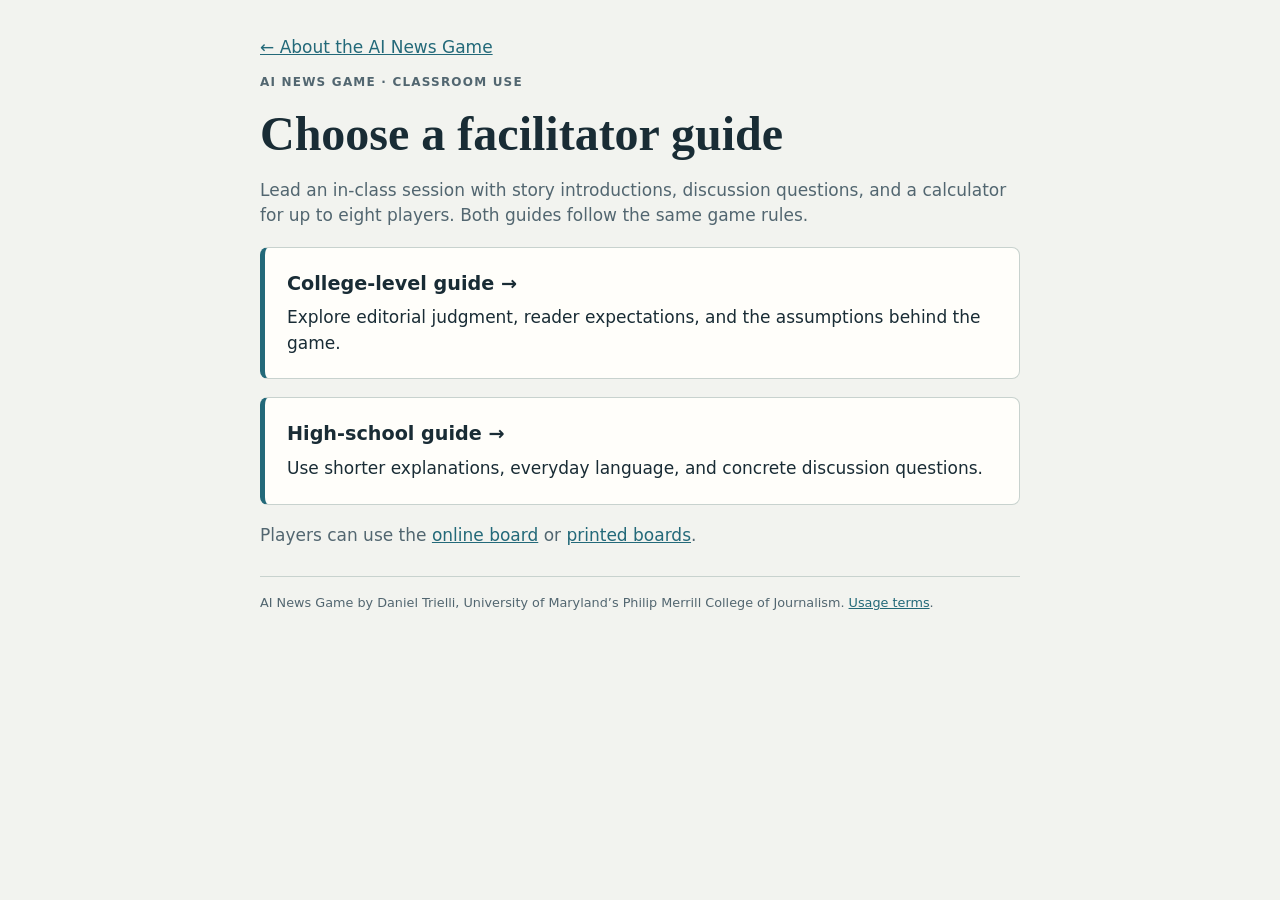
<file: facilitator/index.html>
<!doctype html><html lang="en"><head><meta charset="utf-8"><meta name="viewport" content="width=device-width,initial-scale=1"><title>Facilitator guides · AI News Game</title><style>body{font:17px/1.5 system-ui;color:#192c35;background:#f2f3ef;margin:0;padding:35px 20px}main{max-width:760px;margin:auto}h1{font:700 clamp(2rem,6vw,3rem)/1.15 Georgia,serif;margin:15px 0}p{color:#526670}a{color:#236979}a:focus-visible{outline:3px solid #bd770c;outline-offset:3px}.choice{display:block;border:1px solid #c8d2ce;border-left:5px solid #236979;border-radius:8px;background:#fffefa;margin:18px 0;padding:22px;color:#192c35;text-decoration:none}.choice strong{display:block;font-size:1.2rem;margin-bottom:7px}.kicker{font-size:.75rem;letter-spacing:.1em;text-transform:uppercase;font-weight:750}footer{border-top:1px solid #c8d2ce;margin-top:28px;padding-top:16px;font-size:.8rem;color:#526670}</style></head><body><main><a href="../about.html">← About the AI News Game</a><p class="kicker">AI News Game · Classroom use</p><h1>Choose a facilitator guide</h1><p>Lead an in-class session with story introductions, discussion questions, and a calculator for up to eight players. Both guides follow the same game rules.</p><a class="choice" href="college.html"><strong>College-level guide →</strong>Explore editorial judgment, reader expectations, and the assumptions behind the game.</a><a class="choice" href="high-school.html"><strong>High-school guide →</strong>Use shorter explanations, everyday language, and concrete discussion questions.</a><p>Players can use the <a href="../classroom/">online board</a> or <a href="../print-and-play/">printed boards</a>.</p><footer>AI News Game by Daniel Trielli, University of Maryland’s Philip Merrill College of Journalism. <a href="LICENSE.md">Usage terms</a>.</footer></main>
<!-- Cloudflare Web Analytics --><script type="module" src="https://static.cloudflareinsights.com/beacon.min.js" data-cf-beacon='{"token":"1c67eddc22df48e2a0193da0eef2a2bc"}'></script><!-- End Cloudflare Web Analytics -->
</body></html>
</file>
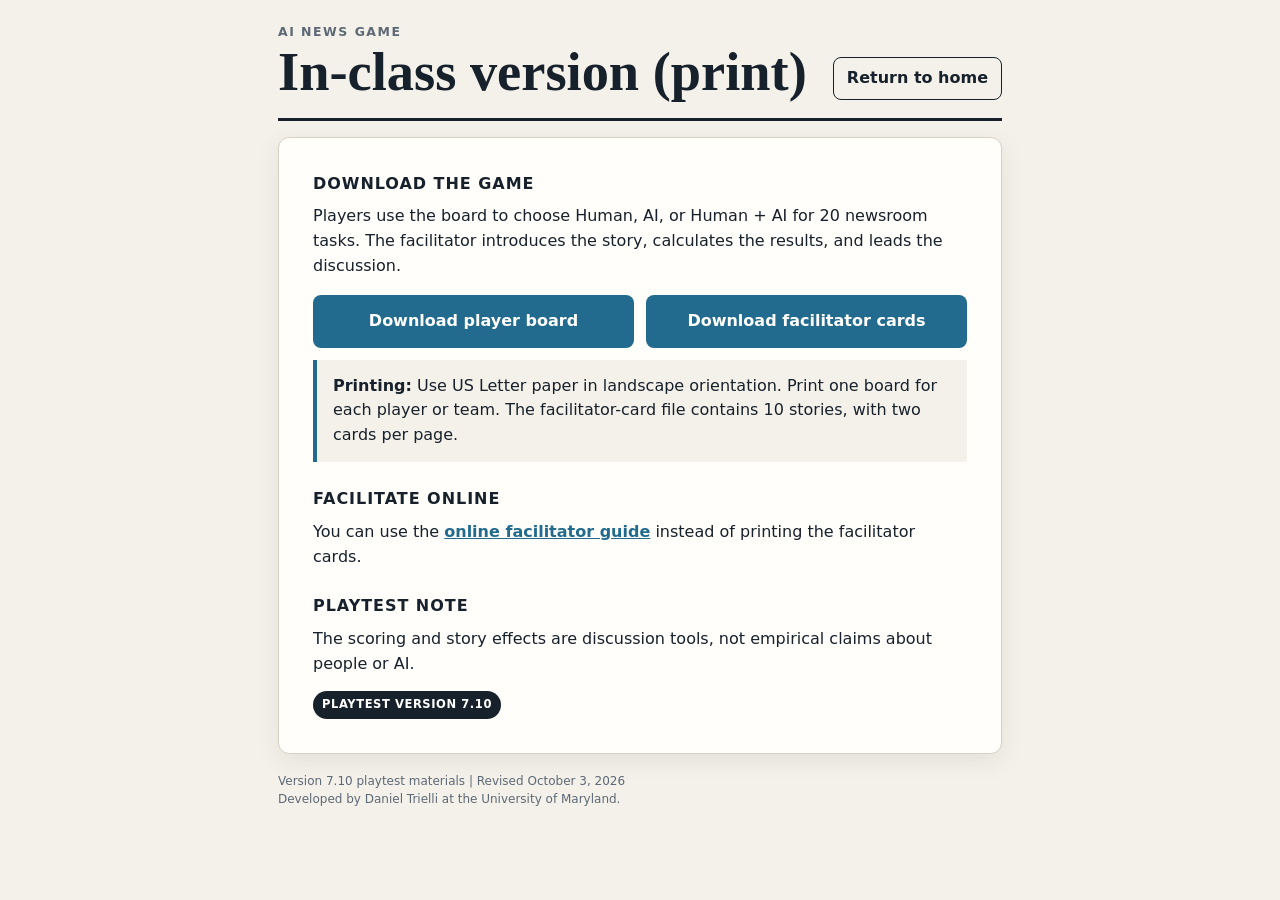
<file: print-and-play/index.html>
<!doctype html>
<html lang="en">
<head>
  <meta charset="utf-8">
  <meta name="viewport" content="width=device-width, initial-scale=1">
  <title>In-class version (print) · AI News Game</title>
  <style>
    :root { --ink:#17212b; --muted:#5d6975; --paper:#f4f1ea; --card:#fffefa; --line:#d7d0c5; --blue:#236b8e; --shadow:0 7px 24px rgba(35,33,28,.08); }
    * { box-sizing: border-box; }
    body { margin: 0; background: var(--paper); color: var(--ink); font: 16px/1.55 system-ui, -apple-system, BlinkMacSystemFont, "Segoe UI", sans-serif; }
    a { color: var(--blue); }
    a:focus-visible { outline: 3px solid #111; outline-offset: 3px; }
    .shell { width: min(760px, 100%); margin: auto; padding: 22px 18px 40px; }
    header { display: flex; justify-content: space-between; gap: 20px; align-items: flex-end; padding-bottom: 18px; border-bottom: 3px solid var(--ink); }
    .kicker { margin: 0 0 5px; color: var(--muted); font-size: .78rem; font-weight: 850; letter-spacing: .12em; text-transform: uppercase; }
    h1 { margin: 0; font: 700 clamp(2rem, 7vw, 3.4rem)/.98 Georgia, serif; }
    .back { flex: 0 0 auto; border: 1px solid var(--ink); border-radius: 8px; padding: 8px 13px; color: var(--ink); font-weight: 850; text-decoration: none; }
    main { margin-top: 16px; padding: clamp(20px, 5vw, 34px); border: 1px solid var(--line); border-radius: 11px; background: var(--card); box-shadow: var(--shadow); }
    h2 { margin: 25px 0 8px; font-size: 1rem; letter-spacing: .06em; text-transform: uppercase; }
    h2:first-child { margin-top: 0; }
    p { margin: 0; }
    p + p { margin-top: 10px; }
    .status { display: inline-block; margin-top: 14px; padding: 5px 9px; border-radius: 99px; background: var(--ink); color: white; font-size: .72rem; font-weight: 850; letter-spacing: .05em; text-transform: uppercase; }
    .downloads { display: grid; grid-template-columns: 1fr 1fr; gap: 12px; margin-top: 16px; }
    .download { display: block; padding: 14px 16px; border-radius: 8px; background: var(--blue); color: white; font-weight: 850; text-align: center; text-decoration: none; }
    .download:hover { filter: brightness(.92); }
    .details { margin-top: 12px; padding: 14px 16px; border-left: 4px solid var(--blue); background: var(--paper); }
    .guide-link { font-weight: 800; }
    footer { margin-top: 18px; color: var(--muted); font-size: .75rem; }
    @media (max-width: 600px) { header { display: grid; align-items: start; } .back { width: max-content; } .downloads { grid-template-columns: 1fr; } }
  </style>
</head>
<body>
  <div class="shell">
    <header>
      <div><p class="kicker">AI News Game</p><h1>In-class version (print)</h1></div>
      <a class="back" href="../">Return to home</a>
    </header>
    <main>
      <h2>Download the game</h2>
      <p>Players use the board to choose Human, AI, or Human + AI for 20 newsroom tasks. The facilitator introduces the story, calculates the results, and leads the discussion.</p>
      <div class="downloads">
        <a class="download" href="AI_News_Game_Player_Board.pdf" download>Download player board</a>
        <a class="download" href="AI_News_Game_Facilitator_Cards.pdf" download>Download facilitator cards</a>
      </div>
      <div class="details"><strong>Printing:</strong> Use US Letter paper in landscape orientation. Print one board for each player or team. The facilitator-card file contains 10 stories, with two cards per page.</div>

      <h2>Facilitate online</h2>
      <p>You can use the <a class="guide-link" href="../facilitator/">online facilitator guide</a> instead of printing the facilitator cards.</p>

      <h2>Playtest note</h2>
      <p>The scoring and story effects are discussion tools, not empirical claims about people or AI.</p>
      <span class="status">Playtest version 7.10</span>
    </main>
    <footer>Version 7.10 playtest materials | Revised October 3, 2026<br>Developed by Daniel Trielli at the University of Maryland.</footer>
  </div>
  <!-- Cloudflare Web Analytics -->
  <script type="module" src="https://static.cloudflareinsights.com/beacon.min.js" data-cf-beacon='{"token":"1c67eddc22df48e2a0193da0eef2a2bc"}'></script>
  <!-- End Cloudflare Web Analytics -->
</body>
</html>
</file>
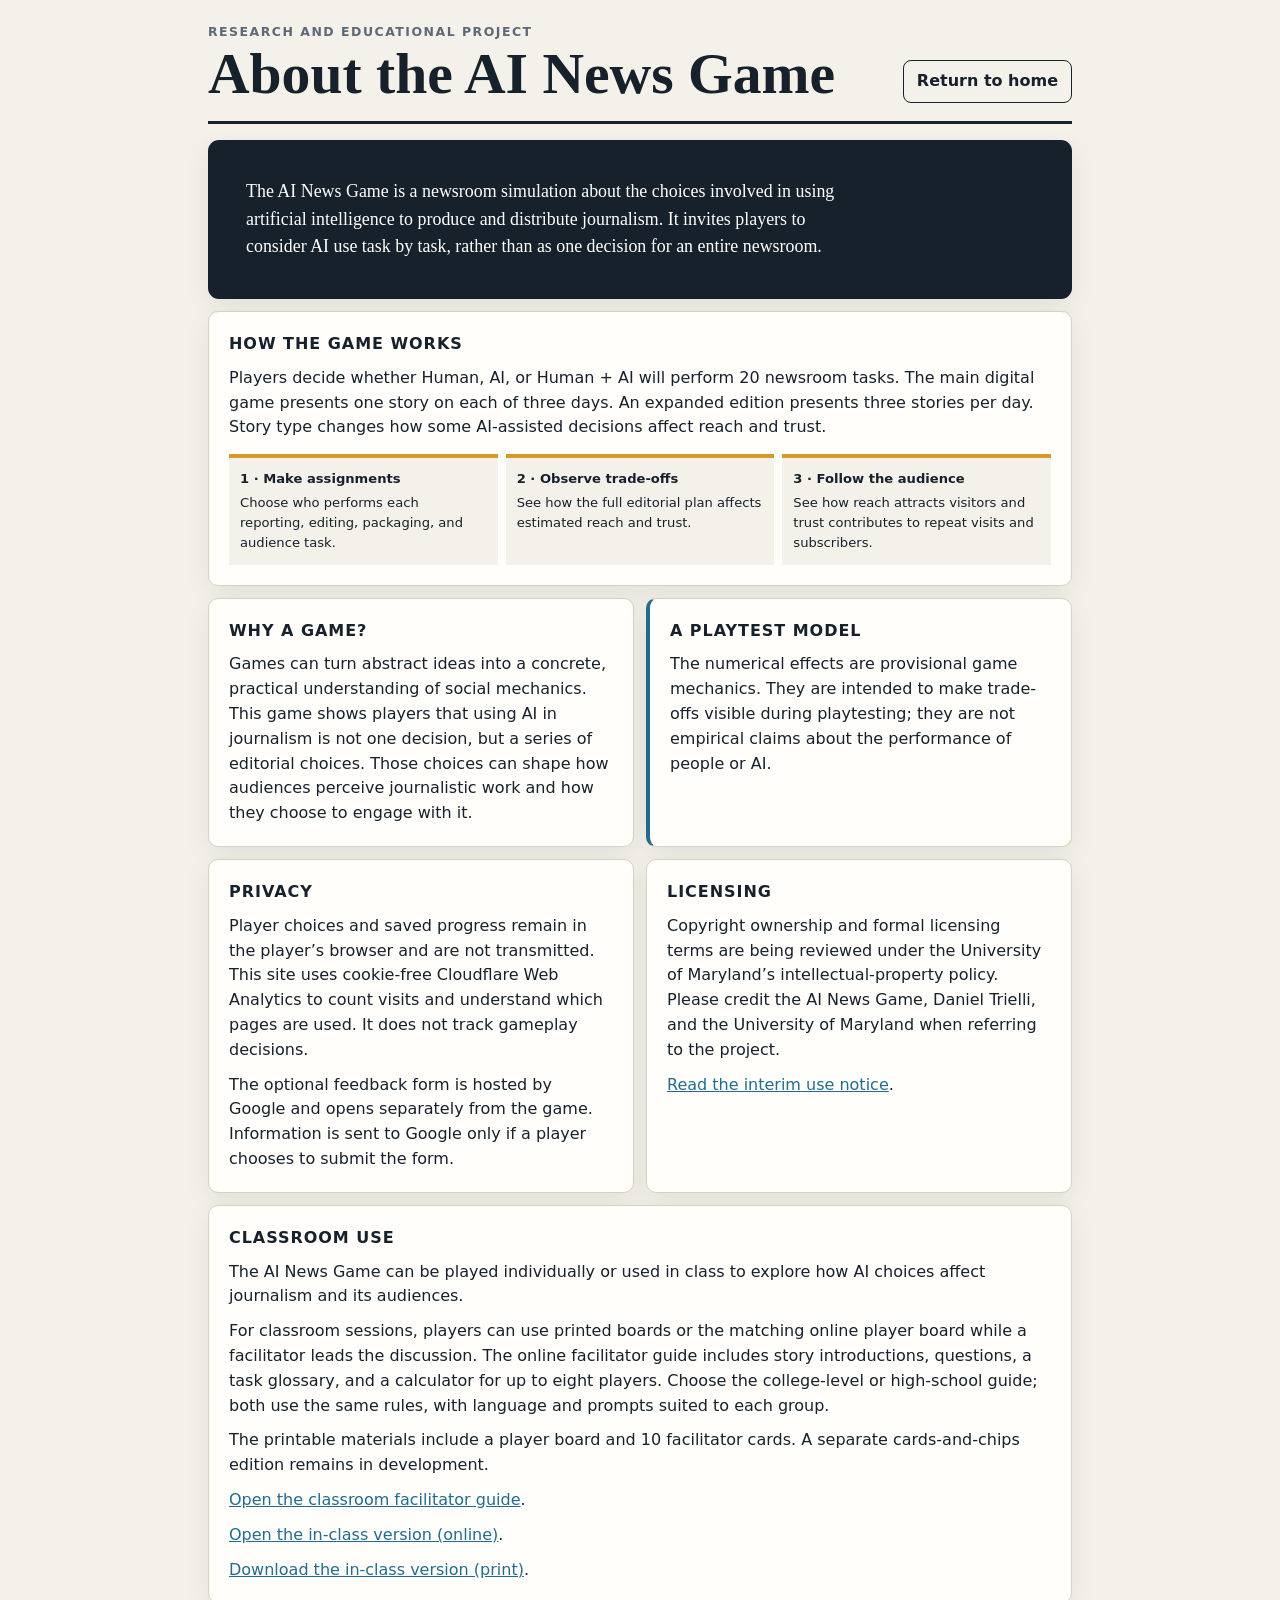
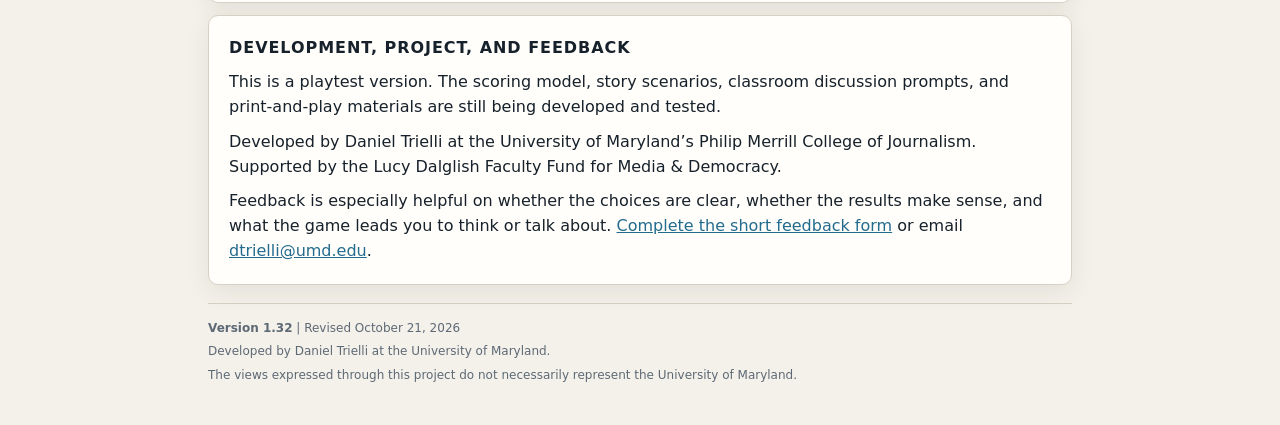
<file: about.html>
<!doctype html>
<html lang="en">
<head>
  <meta charset="utf-8">
  <meta name="viewport" content="width=device-width, initial-scale=1">
  <title>About · AI News Game</title>
  <style>
    :root {
      --ink: #17212b;
      --muted: #5d6975;
      --paper: #f4f1ea;
      --card: #fffefa;
      --line: #d7d0c5;
      --blue: #236b8e;
      --green: #25785b;
      --gold: #d59a28;
      --shadow: 0 7px 24px rgba(35, 33, 28, .08);
    }

    * { box-sizing: border-box; }
    body { margin: 0; background: var(--paper); color: var(--ink); font: 16px/1.55 system-ui, -apple-system, BlinkMacSystemFont, "Segoe UI", sans-serif; }
    a { color: var(--blue); }
    a:focus-visible { outline: 3px solid #111; outline-offset: 3px; }
    .shell { width: min(900px, 100%); margin: auto; padding: 22px 18px 40px; }
    header { display: flex; justify-content: space-between; gap: 20px; align-items: flex-end; padding-bottom: 18px; border-bottom: 3px solid var(--ink); }
    .kicker { margin: 0 0 5px; color: var(--muted); font-size: .78rem; font-weight: 850; letter-spacing: .12em; text-transform: uppercase; }
    h1 { margin: 0; font: 700 clamp(2rem, 7vw, 3.6rem)/.98 Georgia, serif; }
    .back { flex: 0 0 auto; border: 1px solid var(--ink); border-radius: 8px; padding: 8px 13px; color: var(--ink); font-weight: 850; text-decoration: none; }
    main { margin-top: 16px; }
    .intro { padding: clamp(20px, 5vw, 38px); border-radius: 11px; background: var(--ink); color: white; box-shadow: var(--shadow); }
    .intro p { max-width: 67ch; margin: 0; font: 1.12rem/1.55 Georgia, serif; }
    .sections { display: grid; grid-template-columns: repeat(2, minmax(0, 1fr)); gap: 12px; margin-top: 12px; }
    section { padding: 20px; border: 1px solid var(--line); border-radius: 10px; background: var(--card); box-shadow: var(--shadow); }
    section.wide { grid-column: 1 / -1; }
    h2 { margin: 0 0 9px; font-size: 1rem; letter-spacing: .06em; text-transform: uppercase; }
    p { margin: 0; }
    p + p { margin-top: 10px; }
    .steps { display: grid; grid-template-columns: repeat(3, 1fr); gap: 8px; margin-top: 14px; }
    .step { padding: 11px; border-top: 4px solid var(--gold); background: var(--paper); font-size: .82rem; }
    .step strong { display: block; margin-bottom: 3px; }
    .note { border-left: 4px solid var(--blue); }
    footer { margin-top: 18px; padding-top: 15px; border-top: 1px solid var(--line); color: var(--muted); font-size: .75rem; }
    footer p + p { margin-top: 5px; }
    @media (max-width: 660px) {
      header { align-items: flex-start; }
      .sections, .steps { grid-template-columns: 1fr; }
      section.wide { grid-column: auto; }
    }
  </style>
</head>
<body>
  <div class="shell">
    <header>
      <div><p class="kicker">Research and educational project</p><h1>About the AI News Game</h1></div>
      <a class="back" href="index.html">Return to home</a>
    </header>

    <main>
      <div class="intro"><p>The AI News Game is a newsroom simulation about the choices involved in using artificial intelligence to produce and distribute journalism. It invites players to consider AI use task by task, rather than as one decision for an entire newsroom.</p></div>

      <div class="sections">
        <section class="wide">
          <h2>How the game works</h2>
          <p>Players decide whether Human, AI, or Human + AI will perform 20 newsroom tasks. The main digital game presents one story on each of three days. An expanded edition presents three stories per day. Story type changes how some AI-assisted decisions affect reach and trust.</p>
          <div class="steps">
            <div class="step"><strong>1 · Make assignments</strong>Choose who performs each reporting, editing, packaging, and audience task.</div>
            <div class="step"><strong>2 · Observe trade-offs</strong>See how the full editorial plan affects estimated reach and trust.</div>
            <div class="step"><strong>3 · Follow the audience</strong>See how reach attracts visitors and trust contributes to repeat visits and subscribers.</div>
          </div>
        </section>

        <section>
          <h2>Why a game?</h2>
          <p>Games can turn abstract ideas into a concrete, practical understanding of social mechanics. This game shows players that using AI in journalism is not one decision, but a series of editorial choices. Those choices can shape how audiences perceive journalistic work and how they choose to engage with it.</p>
        </section>

        <section class="note">
          <h2>A playtest model</h2>
          <p>The numerical effects are provisional game mechanics. They are intended to make trade-offs visible during playtesting; they are not empirical claims about the performance of people or AI.</p>
        </section>

        <section>
          <h2>Privacy</h2>
          <p>Player choices and saved progress remain in the player’s browser and are not transmitted. This site uses cookie-free Cloudflare Web Analytics to count visits and understand which pages are used. It does not track gameplay decisions.</p>
          <p>The optional feedback form is hosted by Google and opens separately from the game. Information is sent to Google only if a player chooses to submit the form.</p>
        </section>

        <section>
          <h2>Licensing</h2>
          <p>Copyright ownership and formal licensing terms are being reviewed under the University of Maryland’s intellectual-property policy. Please credit the AI News Game, Daniel Trielli, and the University of Maryland when referring to the project.</p>
          <p><a href="LICENSE.md">Read the interim use notice</a>.</p>
        </section>

        <section class="wide">
          <h2>Classroom use</h2>
          <p>The AI News Game can be played individually or used in class to explore how AI choices affect journalism and its audiences.</p>
          <p>For classroom sessions, players can use printed boards or the matching online player board while a facilitator leads the discussion. The online facilitator guide includes story introductions, questions, a task glossary, and a calculator for up to eight players. Choose the college-level or high-school guide; both use the same rules, with language and prompts suited to each group.</p>
          <p>The printable materials include a player board and 10 facilitator cards. A separate cards-and-chips edition remains in development.</p>
          <p><a href="facilitator/">Open the classroom facilitator guide</a>.</p>
          <p><a href="classroom/">Open the in-class version (online)</a>.</p>
          <p><a href="print-and-play/">Download the in-class version (print)</a>.</p>
        </section>

        <section class="wide">
          <h2>Development, project, and feedback</h2>
          <p>This is a playtest version. The scoring model, story scenarios, classroom discussion prompts, and print-and-play materials are still being developed and tested.</p>
          <p>Developed by Daniel Trielli at the University of Maryland’s Philip Merrill College of Journalism. Supported by the Lucy Dalglish Faculty Fund for Media &amp; Democracy.</p>
          <p>Feedback is especially helpful on whether the choices are clear, whether the results make sense, and what the game leads you to think or talk about. <a href="https://forms.gle/y41FUJFVD3dGhrK59" target="_blank" rel="noopener noreferrer">Complete the short feedback form</a> or email <a href="mailto:dtrielli@umd.edu?subject=AI%20News%20Game%20playtest%20feedback">dtrielli@umd.edu</a>.</p>
        </section>
      </div>
    </main>

    <footer>
      <p><strong>Version 1.32</strong> | Revised October 21, 2026</p>
      <p>Developed by Daniel Trielli at the University of Maryland.</p>
      <p>The views expressed through this project do not necessarily represent the University of Maryland.</p>
    </footer>
  </div>
  <!-- Cloudflare Web Analytics -->
  <script type="module" src="https://static.cloudflareinsights.com/beacon.min.js" data-cf-beacon='{"token":"1c67eddc22df48e2a0193da0eef2a2bc"}'></script>
  <!-- End Cloudflare Web Analytics -->
</body>
</html>
</file>
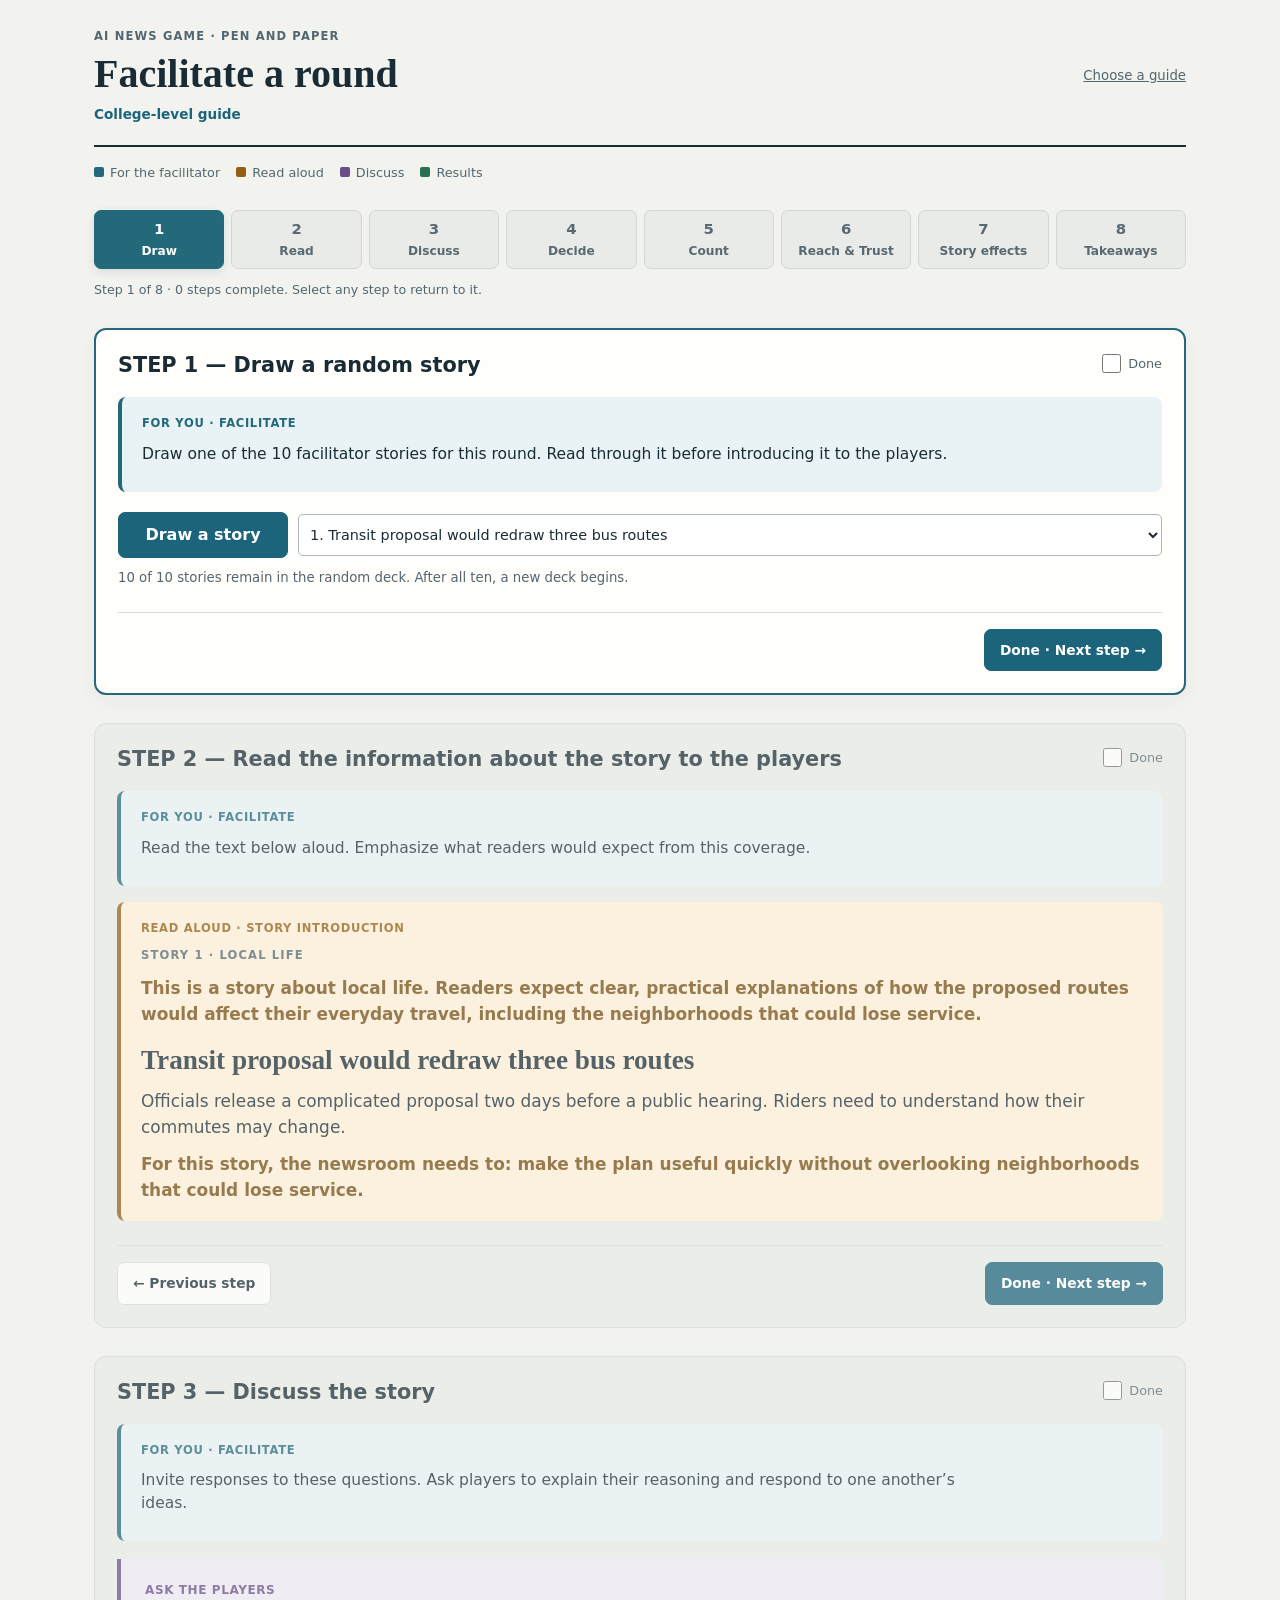
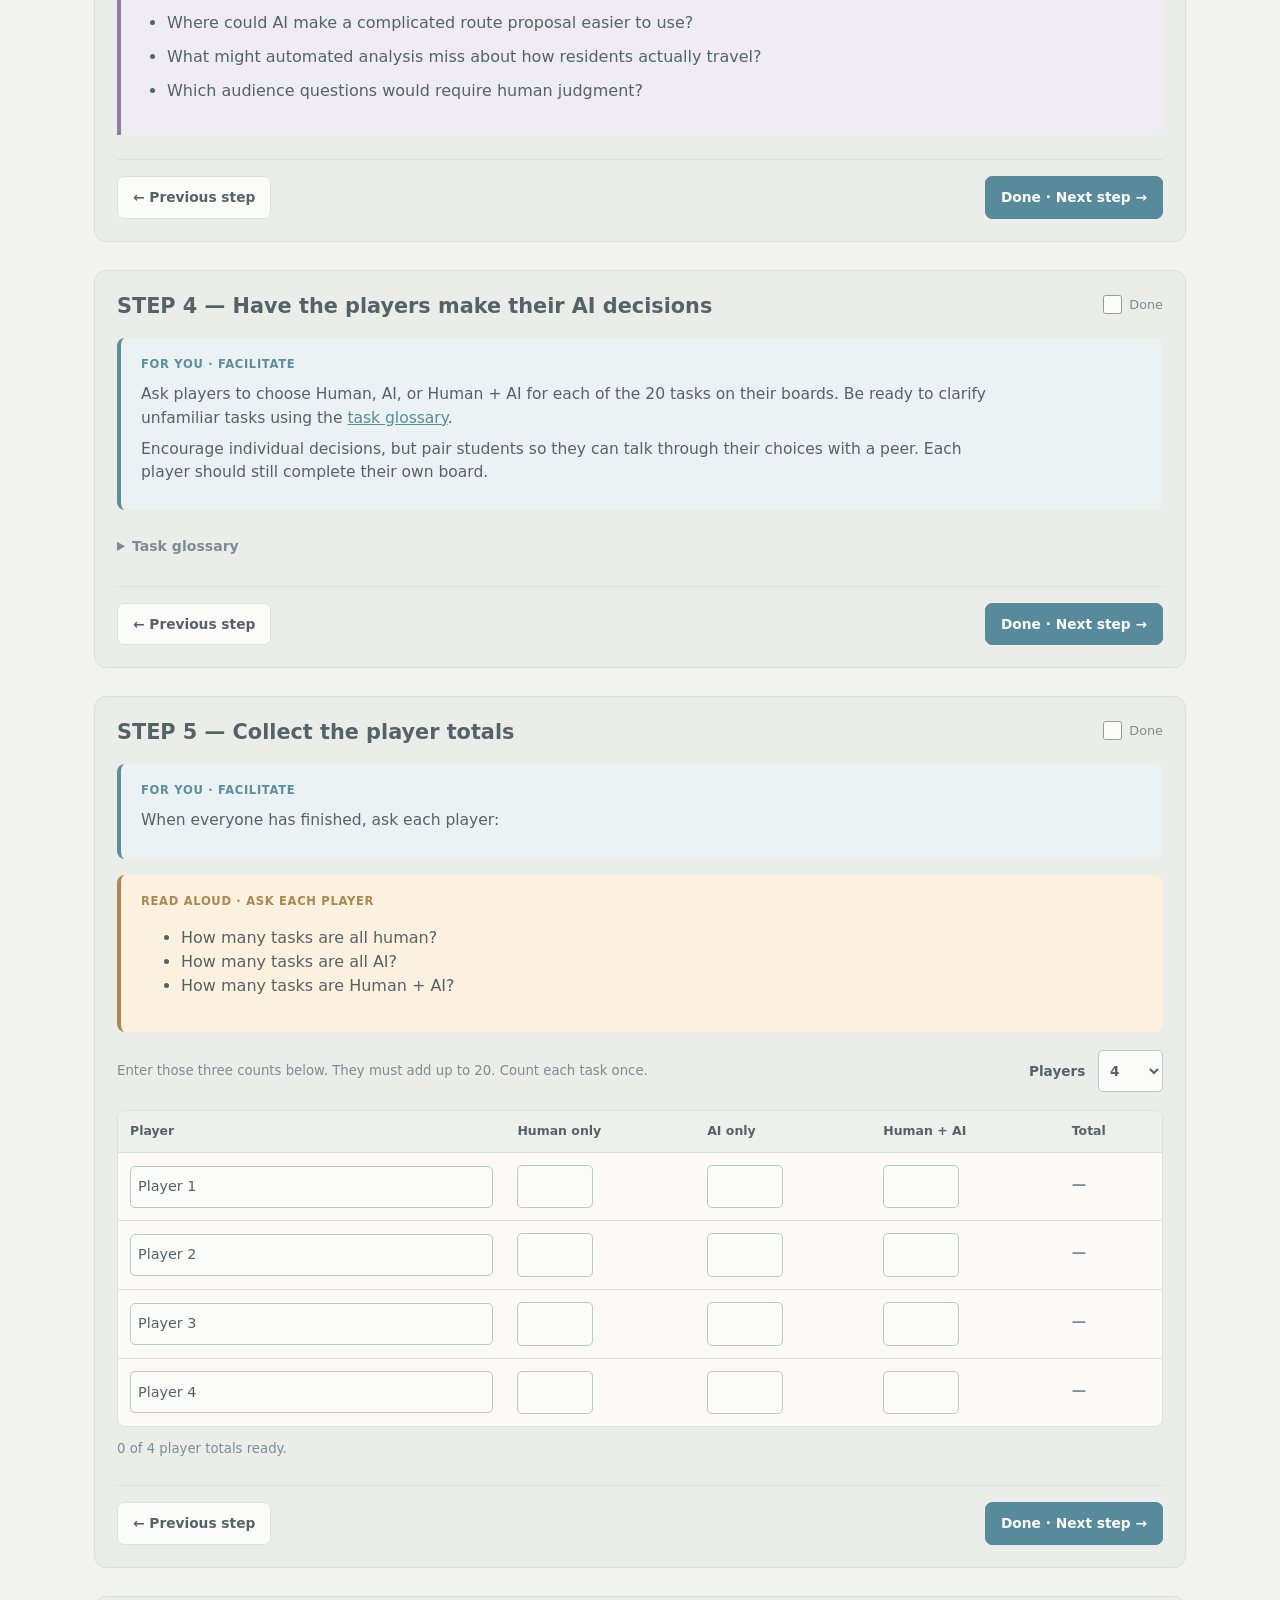
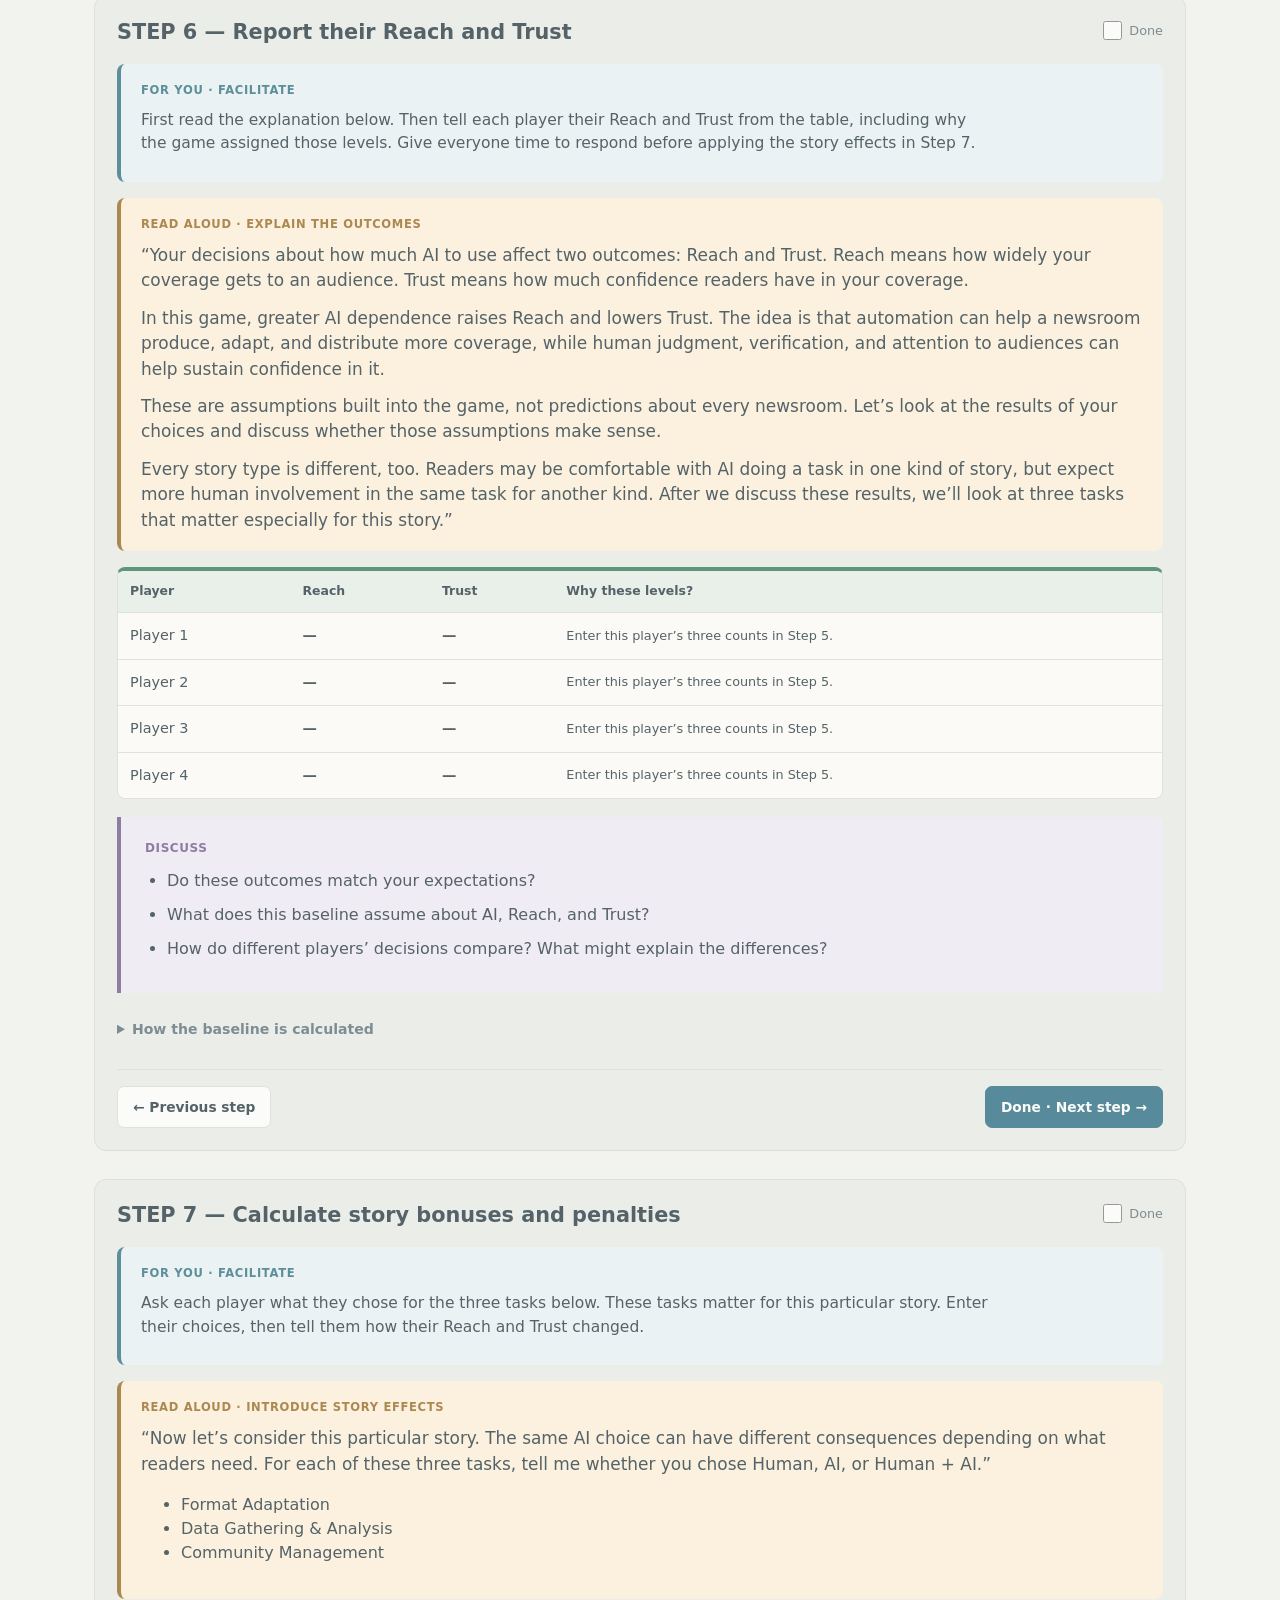
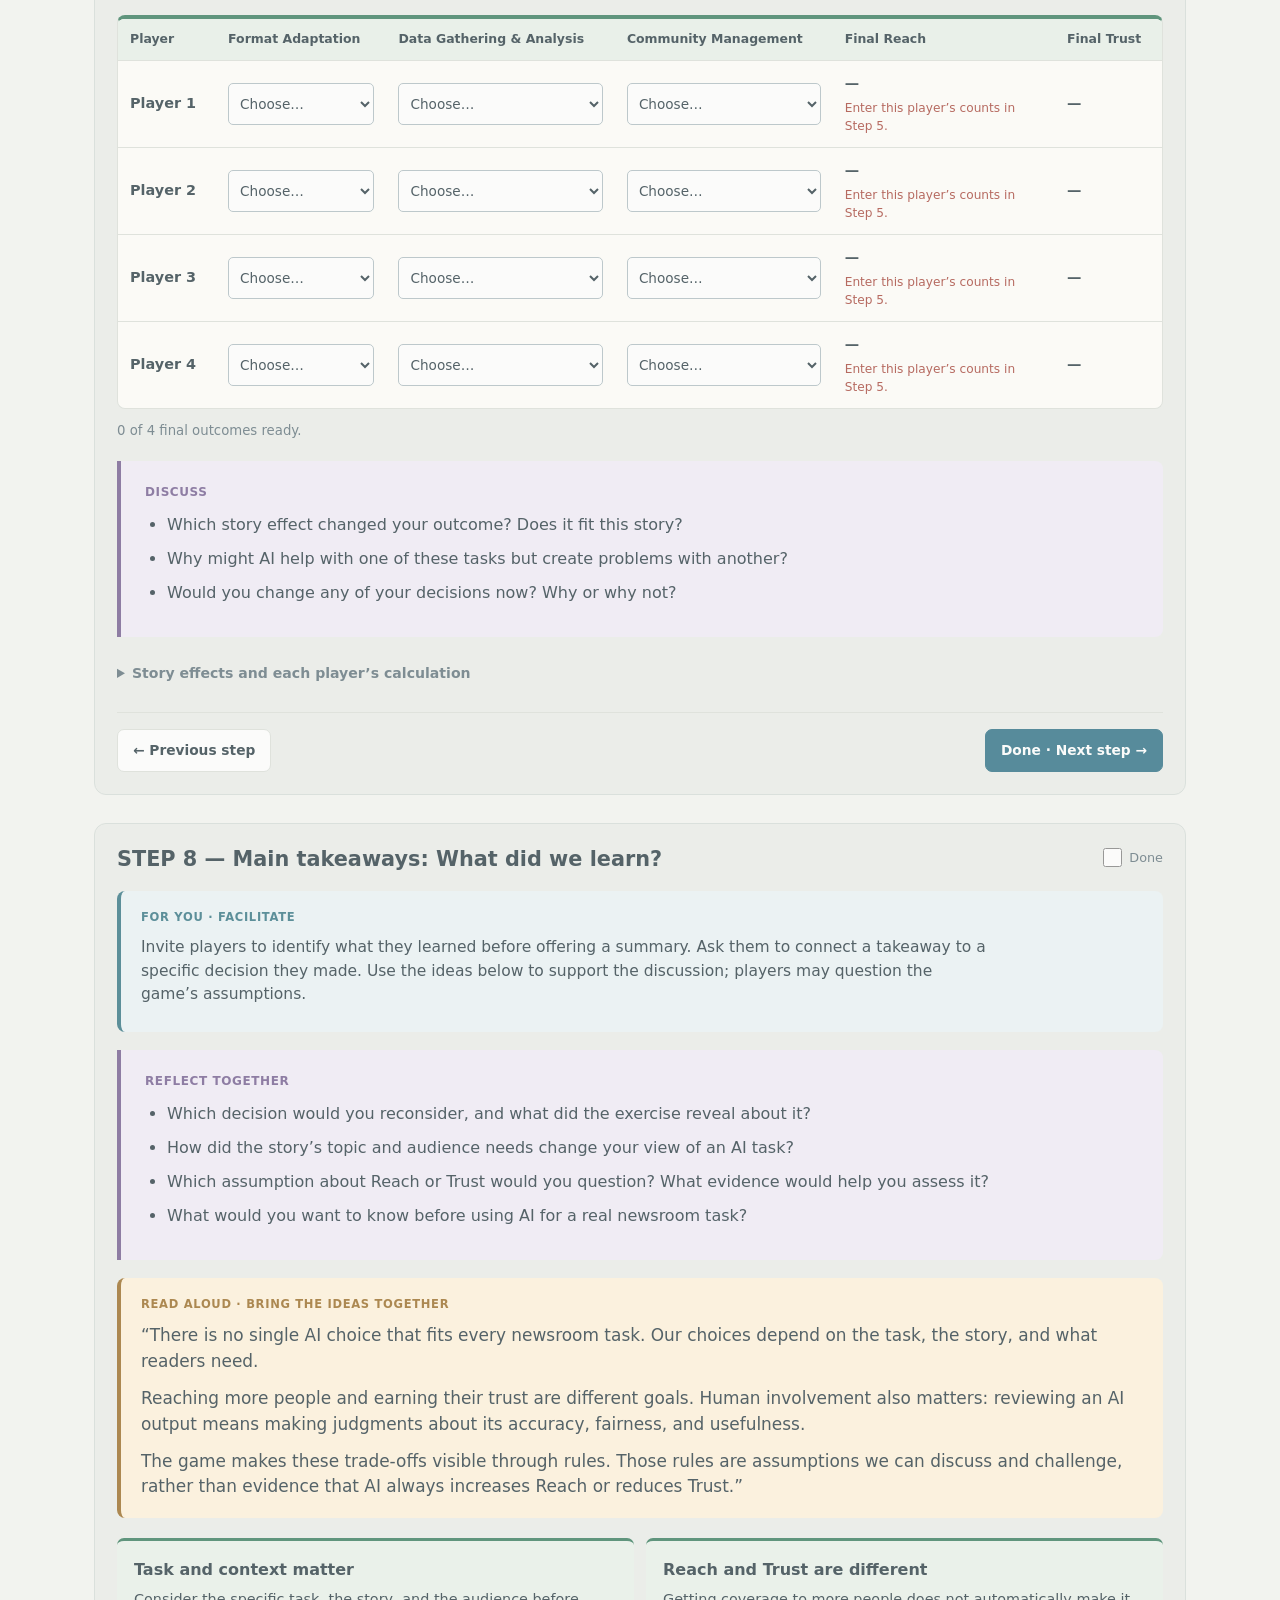
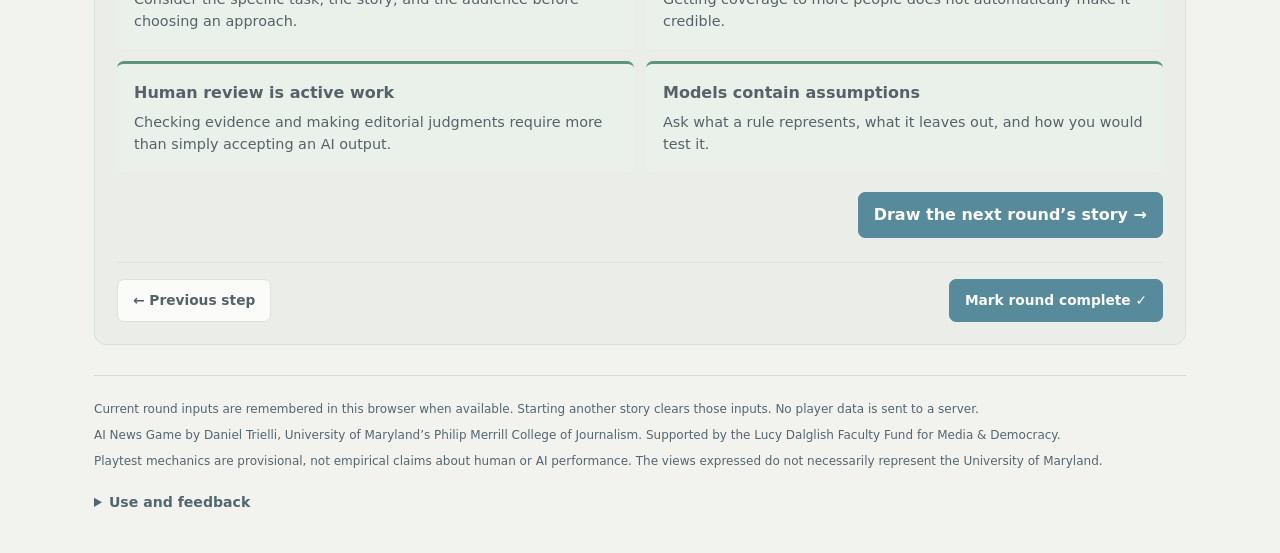
<file: facilitator/college.html>
<!doctype html><html lang="en"><head><meta charset="utf-8"><meta name="viewport" content="width=device-width,initial-scale=1"><title>AI News Game · College facilitator guide</title><style>
:root{--ink:#192c35;--muted:#526670;--blue:#1c647b;--paper:#f4f1e9;--line:#d8dcd6;--card:#fffefa}*{box-sizing:border-box}body{margin:0;font:16px/1.5 system-ui,sans-serif;color:var(--ink);background:var(--paper)}main{max-width:1140px;margin:auto;padding:28px 24px 40px}h1,h2,h3,p{margin:0}h1{font:700 clamp(1.7rem,4vw,2.5rem)/1.2 Georgia,serif}h2{font:700 1.7rem/1.25 Georgia,serif}h3{font-size:1rem}button,input,select{font:inherit;color:inherit}button{cursor:pointer;border:1px solid var(--line);border-radius:7px;padding:10px 15px;background:white;font-weight:650}button.primary{background:var(--blue);color:white;border-color:var(--blue)}button:disabled{opacity:.45;cursor:default}button:focus-visible,input:focus-visible,select:focus-visible,summary:focus-visible,a:focus-visible{outline:3px solid #bd770c;outline-offset:3px}input,select{border:1px solid #a9b8be;border-radius:5px;background:white;min-height:42px;padding:7px;width:100%}header{display:flex;justify-content:space-between;align-items:center;gap:20px;padding-bottom:20px;border-bottom:2px solid var(--ink)}.kicker{font-size:.72rem;letter-spacing:.1em;text-transform:uppercase;font-weight:750;color:var(--muted);margin-bottom:5px}.small{font-size:.83rem;color:var(--muted)}.picker{display:flex;gap:10px;align-items:center;margin:20px 0}.picker select{flex:1;min-width:0}.story{background:var(--card);padding:25px;border:1px solid var(--line);border-radius:10px}.story p{margin-top:12px}.focus{color:var(--blue);font-weight:650}.steps{display:flex;gap:8px;margin:22px 0}.steps span{flex:1;padding:8px 10px;border-bottom:3px solid var(--line);font-size:.85rem;color:var(--muted)}.steps span.active{border-color:var(--blue);color:var(--blue);font-weight:750}.discussion{background:#e7eeeb;border-left:4px solid var(--blue);padding:22px 24px;margin:18px 0;border-radius:0 8px 8px 0}.discussion ul{margin:12px 0 0;padding-left:22px}.discussion li{margin:10px 0;font-size:1.05rem}.discussion p{margin-top:8px}.tools{display:flex;justify-content:space-between;align-items:center;gap:16px;margin:18px 0}.tools select{width:65px;margin-left:8px}.tools label{font-size:.85rem;font-weight:650}.table-wrap{overflow-x:auto;background:var(--card);border:1px solid var(--line);border-radius:8px}table{width:100%;border-collapse:collapse;font-size:.9rem}th,td{text-align:left;padding:12px;border-bottom:1px solid var(--line)}th{font-size:.78rem;line-height:1.35;background:#edf0ec}th small{display:block;font-weight:400;margin-top:4px}tr:last-child td{border-bottom:0}td input[type=number]{width:76px;font-size:1.15rem;font-weight:650}td input[type=text]{min-width:105px}td select{min-width:115px;font-size:.85rem}.score{font-weight:700;white-space:nowrap}.hint{font-size:.76rem;color:var(--muted);margin-top:4px;max-width:180px}.error{color:#a0362a}.actions{display:flex;justify-content:space-between;gap:12px;margin-top:20px}.hidden{display:none!important}details{margin-top:22px}summary{cursor:pointer;font-size:.88rem;font-weight:650;color:var(--muted)}.reference{background:var(--card);padding:22px;border:1px solid var(--line);border-radius:8px;margin-top:12px}.reference p{margin:12px 0}.reference li{margin:10px 0}.reference table th,.reference table td{text-align:center;padding:7px}.matrix{font-size:.65rem;min-width:650px}.rule-notes{margin-top:12px;font-size:.85rem}.rule-notes p{margin:10px 0}.message{min-height:22px;margin-top:12px}.caption{padding:12px 0}.sr{position:absolute;width:1px;height:1px;overflow:hidden;clip:rect(0,0,0,0)}footer{border-top:1px solid var(--line);margin-top:30px;padding-top:16px;font-size:.75rem;color:var(--muted)}footer p{margin:8px 0}a{color:var(--blue)}@media(max-width:600px){main{padding:18px 14px}header{align-items:start}.picker{align-items:stretch;flex-direction:column}.story{padding:19px}h2{font-size:1.4rem}.discussion{padding:16px}.steps span{padding:7px 2px;font-size:.75rem}.tools{align-items:start}.tools .small{max-width:65%}th,td{padding:8px}.actions button{font-size:.9rem}.comparison{min-width:650px}.baseline-table{min-width:520px}}@media print{button,.picker,.steps,.tools,details,.actions,footer{display:none}body{background:white}main{padding:0;max-width:none}.table-wrap{overflow:visible}.discussion{break-inside:avoid}}
section.round-step{margin-top:28px;padding-top:24px;border-top:1px solid var(--line);scroll-margin-top:18px}.instruction{font-size:1.05rem;margin:10px 0 16px;max-width:850px}.step-heading{font:700 1.3rem/1.3 system-ui,sans-serif}.read-aloud{font-size:1.06rem}.read-aloud .context{margin-bottom:16px;color:var(--blue);font-weight:600}.prompt-label{font-size:.75rem;text-transform:uppercase;letter-spacing:.05em;color:var(--muted);font-weight:700}.glossary-list{display:grid;grid-template-columns:1fr 1fr;gap:15px}.glossary-list p{margin:4px 0 0;font-size:.9rem}.totals-table{min-width:560px}.draw-button{min-width:170px}.picker select{font-size:.9rem}.complete{color:#256b50}.pending{color:var(--muted)}.result-table{min-width:380px}.comparison .score{white-space:normal}.shift{display:block;font-size:.73rem;font-weight:400;color:var(--muted);margin-bottom:3px}@media(max-width:600px){.glossary-list{grid-template-columns:1fr}.picker .draw-button{order:0}.step-heading{font-size:1.12rem}}@media print{section.round-step{break-inside:avoid}.glossary-list{display:none}}

:root{--action:#236979;--spoken:#926015;--discuss:#685087;--results:#287252}body{background:#f2f3ef}.legend{display:flex;gap:16px;flex-wrap:wrap;font-size:.8rem;color:var(--muted);margin:16px 0}.legend span:before{content:"";display:inline-block;width:10px;height:10px;margin-right:6px;border-radius:2px;background:var(--swatch)}.progress-nav{position:sticky;top:0;z-index:5;background:#f2f3eff5;padding:12px 0;display:grid;grid-template-columns:repeat(8,minmax(0,1fr));gap:7px}.progress-nav button{font-size:.76rem;line-height:1.2;padding:10px 5px;background:#e8ebe7;color:#596971;border-color:#d0d8d4}.progress-nav button.active{background:var(--action);border-color:var(--action);color:white;box-shadow:0 3px 8px #18363c20}.progress-nav button.completed:not(.active){background:#e0e9e2;color:#325e45}.nav-number{display:block;margin-bottom:5px;font-weight:800;font-size:.93rem}.round-step{padding:22px!important;border:1px solid #d2d9d5!important;border-radius:12px;background:#e9ece8;opacity:.72;transition:background .15s,opacity .15s;scroll-margin-top:105px!important}.round-step.current{opacity:1;background:#fffefa;border:2px solid var(--action)!important;box-shadow:0 6px 20px #1634400a}.round-step:hover,.round-step:focus-within{opacity:1}.step-head{display:flex;justify-content:space-between;align-items:flex-start;gap:15px;margin-bottom:18px}.step-head h2{flex:1}.step-check{display:flex;gap:7px;align-items:center;font-size:.8rem;white-space:nowrap;color:var(--muted);padding-top:2px;cursor:pointer}.step-check input{width:19px;min-height:19px;height:19px;margin:0;accent-color:var(--action)}.content-card{border-radius:8px;border-left:4px solid;padding:18px 20px;margin:16px 0}.action-card{background:#e9f2f5;border-color:var(--action)}.spoken-card{background:#fff1d8;border-color:var(--spoken)}.content-label{font-size:.72rem;letter-spacing:.06em;text-transform:uppercase;font-weight:800;margin-bottom:10px;color:var(--action)}.spoken-card .content-label{color:var(--spoken)}.content-card p+p{margin-top:12px}.action-card .instruction{margin:8px 0;font-size:.97rem}.spoken-card p{font-size:1.06rem}.spoken-card.story{border-top:0;border-right:0;border-bottom:0}.spoken-card .context{color:#754d12}.spoken-card .focus{color:#754d12}.discussion{background:#f0eaf7;border-color:var(--discuss)}.discussion .prompt-label{color:var(--discuss)}.discussion li{font-size:1rem}.results-card{border-top:4px solid var(--results)}.result-table th,.comparison th{background:#e6f0e8}.why-score{min-width:230px;max-width:420px;font-size:.8rem;line-height:1.45}.why-score strong{display:block;margin-bottom:4px}.step-controls{border-top:1px solid var(--line);padding-top:16px;margin-top:24px;display:flex;justify-content:space-between;gap:12px}.step-controls button{font-size:.86rem}.reference{border-left:4px solid #a4aeb0}.round-step details summary{padding:4px 0}.round-step .picker{margin-bottom:10px}.step-progress-text{font-size:.79rem;color:var(--muted);margin-bottom:8px}.result-table{min-width:640px}@media(max-width:600px){.progress-nav{grid-template-columns:repeat(8,85px);overflow:auto;max-width:100%}.round-step{padding:16px!important;scroll-margin-top:98px!important}.step-head{gap:8px}.step-heading{font-size:1.06rem}.content-card{padding:15px}.step-check{font-size:.72rem}.step-controls button{padding:10px;font-size:.8rem}.legend{gap:10px;font-size:.73rem}}@media print{.progress-nav,.legend,.step-check,.step-controls,.step-progress-text{display:none}.round-step{opacity:1;background:white;border:1px solid #ccc!important;box-shadow:none!important}.content-card,.discussion{break-inside:avoid}}
.takeaway-grid{display:grid;grid-template-columns:1fr 1fr;gap:12px;margin-top:20px}.takeaway{background:#e8f1e9;border-top:3px solid var(--results);padding:17px;border-radius:7px}.takeaway h3{margin-bottom:7px}.takeaway p{font-size:.9rem}.edition{display:block;color:var(--blue);font-weight:650;margin-top:6px;font-size:.85rem}@media(max-width:600px){.takeaway-grid{grid-template-columns:1fr}}
</style></head><body><main>
<header><div><div class="kicker">AI News Game · Pen and paper</div><h1>Facilitate a round</h1><span class="edition">College-level guide</span></div><a class="small" href="index.html">Choose a guide</a></header><div class="legend" aria-label="Content colors"><span style="--swatch:var(--action)">For the facilitator</span><span style="--swatch:var(--spoken)">Read aloud</span><span style="--swatch:var(--discuss)">Discuss</span><span style="--swatch:var(--results)">Results</span></div><nav class="progress-nav" id="progress-nav" aria-label="Round steps"></nav><p class="step-progress-text" id="progress-status" role="status"></p>
<section class="round-step" id="round-step-1" data-step="0"><div class="step-head"><h2 class="step-heading">STEP 1 — Draw a random story</h2><label class="step-check"><input type="checkbox" id="check-1" data-check="0" aria-label="Mark step 1 complete">Done</label></div><div class="content-card action-card"><div class="content-label">For you · Facilitate</div><p class="instruction">Draw one of the 10 facilitator stories for this round. Read through it before introducing it to the players.</p></div><div class="picker"><button class="primary draw-button" id="draw">Draw a story</button><label class="sr" for="story-select">Or choose a story</label><select id="story-select"></select></div><p class="small" id="deck-status" role="status"></p><div class="step-controls"><span></span><button class="primary" data-complete="0">Done · Next step →</button></div></section>
<section class="round-step" id="round-step-2" data-step="1"><div class="step-head"><h2 class="step-heading">STEP 2 — Read the information about the story to the players</h2><label class="step-check"><input type="checkbox" id="check-2" data-check="1" aria-label="Mark step 2 complete">Done</label></div><div class="content-card action-card"><div class="content-label">For you · Facilitate</div><p class="instruction">Read the text below aloud. Emphasize what readers would expect from this coverage.</p></div><article class="story read-aloud content-card spoken-card"><div class="content-label">Read aloud · Story introduction</div><div class="kicker" id="story-topic"></div><p class="context" id="story-expectation"></p><h2 id="story-title"></h2><p id="story-background"></p><p class="focus" id="story-focus"></p></article><div class="step-controls"><button data-go="0">← Previous step</button><button class="primary" data-complete="1">Done · Next step →</button></div></section>
<section class="round-step" id="round-step-3" data-step="2"><div class="step-head"><h2 class="step-heading">STEP 3 — Discuss the story</h2><label class="step-check"><input type="checkbox" id="check-3" data-check="2" aria-label="Mark step 3 complete">Done</label></div><div class="content-card action-card"><div class="content-label">For you · Facilitate</div><p class="instruction">Invite responses to these questions. Ask players to explain their reasoning and respond to one another’s ideas.</p></div><div class="discussion"><div class="prompt-label">Ask the players</div><ul id="questions"></ul></div><div class="step-controls"><button data-go="1">← Previous step</button><button class="primary" data-complete="2">Done · Next step →</button></div></section>
<section class="round-step" id="round-step-4" data-step="3"><div class="step-head"><h2 class="step-heading">STEP 4 — Have the players make their AI decisions</h2><label class="step-check"><input type="checkbox" id="check-4" data-check="3" aria-label="Mark step 4 complete">Done</label></div><div class="content-card action-card"><div class="content-label">For you · Facilitate</div><p class="instruction">Ask players to choose Human, AI, or Human + AI for each of the 20 tasks on their boards. Be ready to clarify unfamiliar tasks using the <a href="#glossary" id="glossary-link">task glossary</a>.</p><p class="instruction">Encourage individual decisions, but pair students so they can talk through their choices with a peer. Each player should still complete their own board.</p></div><details id="glossary"><summary>Task glossary</summary><div class="reference"><p>Human means the task is done by a person. AI means the task is automated. Human + AI means a person works with AI and reviews its output.</p><div class="glossary-list"><div><h3>Research & Source Discovery</h3><p>Find background, documents, experts, and sources.</p></div><div><h3>Interview Processing</h3><p>Conduct, transcribe, summarize, and organize interviews.</p></div><div><h3>Document Review</h3><p>Review reports, filings, studies, records, and primary documents.</p></div><div><h3>Data Gathering & Analysis</h3><p>Collect, organize, and analyze data for patterns and insights.</p></div><div><h3>News Writing</h3><p>Draft stories based on gathered information.</p></div><div><h3>Editorial Planning</h3><p>Decide newsroom priorities and allocate coverage resources.</p></div><div><h3>Story Editing</h3><p>Improve clarity, structure, and readability.</p></div><div><h3>Fact Checking</h3><p>Verify claims and evidence.</p></div><div><h3>Bias & Fairness Review</h3><p>Assess framing, balance, and missing perspectives.</p></div><div><h3>Content Selection</h3><p>Decide what gets published, promoted, and given prominence.</p></div><div><h3>Headline Writing</h3><p>Create titles and subheads.</p></div><div><h3>Story Summarization</h3><p>Produce previews, abstracts, and key takeaways.</p></div><div><h3>Visual Creation</h3><p>Create images, graphics, charts, and thumbnails.</p></div><div><h3>Format Adaptation</h3><p>Adapt content for newsletters, video, mobile, social, and more.</p></div><div><h3>Story Promotion</h3><p>Create teasers, captions, and push notifications.</p></div><div><h3>Search Optimization</h3><p>Improve discoverability through search.</p></div><div><h3>Social Distribution</h3><p>Publish and adapt content for social platforms.</p></div><div><h3>Audience Targeting</h3><p>Decide which audiences receive content.</p></div><div><h3>Performance Analysis</h3><p>Monitor engagement and audience behavior.</p></div><div><h3>Community Management</h3><p>Manage comments, audience interactions, and online communities.</p></div></div></div></details><div class="step-controls"><button data-go="2">← Previous step</button><button class="primary" data-complete="3">Done · Next step →</button></div></section>
<section class="round-step" id="totals-step" data-step="4"><div class="step-head"><h2 class="step-heading">STEP 5 — Collect the player totals</h2><label class="step-check"><input type="checkbox" id="check-5" data-check="4" aria-label="Mark step 5 complete">Done</label></div><div class="content-card action-card"><div class="content-label">For you · Facilitate</div><p class="instruction">When everyone has finished, ask each player:</p></div><div class="content-card spoken-card"><div class="content-label">Read aloud · Ask each player</div><ul><li>How many tasks are all human?</li><li>How many tasks are all AI?</li><li>How many tasks are Human + AI?</li></ul></div><div class="tools"><p class="small">Enter those three counts below. They must add up to 20. Count each task once.</p><label>Players <select id="player-count" aria-label="Number of players"><option value="1">1</option><option value="2">2</option><option value="3">3</option><option value="4">4</option><option value="5">5</option><option value="6">6</option><option value="7">7</option><option value="8">8</option></select></label></div><div class="table-wrap"><table class="totals-table"><thead><tr><th>Player</th><th>Human only</th><th>AI only</th><th>Human + AI</th><th>Total</th></tr></thead><tbody id="totals-rows"></tbody></table></div><p class="small message" id="totals-message" role="status"></p><div class="step-controls"><button data-go="3">← Previous step</button><button class="primary" data-complete="4">Done · Next step →</button></div></section>
<section class="round-step" id="baseline-step" data-step="5"><div class="step-head"><h2 class="step-heading">STEP 6 — Report their Reach and Trust</h2><label class="step-check"><input type="checkbox" id="check-6" data-check="5" aria-label="Mark step 6 complete">Done</label></div><div class="content-card action-card"><div class="content-label">For you · Facilitate</div><p class="instruction">First read the explanation below. Then tell each player their Reach and Trust from the table, including why the game assigned those levels. Give everyone time to respond before applying the story effects in Step 7.</p></div><div class="content-card spoken-card"><div class="content-label">Read aloud · Explain the outcomes</div><p>“Your decisions about how much AI to use affect two outcomes: Reach and Trust. Reach means how widely your coverage gets to an audience. Trust means how much confidence readers have in your coverage.</p><p>In this game, greater AI dependence raises Reach and lowers Trust. The idea is that automation can help a newsroom produce, adapt, and distribute more coverage, while human judgment, verification, and attention to audiences can help sustain confidence in it.</p><p>These are assumptions built into the game, not predictions about every newsroom. Let’s look at the results of your choices and discuss whether those assumptions make sense.</p><p>Every story type is different, too. Readers may be comfortable with AI doing a task in one kind of story, but expect more human involvement in the same task for another kind. After we discuss these results, we’ll look at three tasks that matter especially for this story.”</p></div><div class="table-wrap results-card"><table class="result-table"><thead><tr><th>Player</th><th>Reach</th><th>Trust</th><th>Why these levels?</th></tr></thead><tbody id="baseline-rows"></tbody></table></div><div class="discussion"><div class="prompt-label">Discuss</div><ul><li>Do these outcomes match your expectations?</li><li>What does this baseline assume about AI, Reach, and Trust?</li><li>How do different players’ decisions compare? What might explain the differences?</li></ul></div><details><summary>How the baseline is calculated</summary><div class="reference"><p>Tasks with humans = Human only + Human + AI. Tasks with AI = AI only + Human + AI. The calculator uses the human total as the row and the AI total as the column in the printed AI-dependence table.</p><table><thead><tr><th>AI dependence</th><th>1</th><th>2</th><th>3</th><th>4</th><th>5</th></tr></thead><tbody><tr><th>Reach</th><td>Very low</td><td>Low</td><td>Average</td><td>High</td><td>Very high</td></tr><tr><th>Trust</th><td>Very high</td><td>High</td><td>Average</td><td>Low</td><td>Very low</td></tr></tbody></table><details><summary>Full AI-dependence lookup table</summary><div class="table-wrap" id="matrix"></div></details></div></details><div class="step-controls"><button data-go="4">← Previous step</button><button class="primary" data-complete="5">Done · Next step →</button></div></section>
<section class="round-step" id="effects-step" data-step="6"><div class="step-head"><h2 class="step-heading">STEP 7 — Calculate story bonuses and penalties</h2><label class="step-check"><input type="checkbox" id="check-7" data-check="6" aria-label="Mark step 7 complete">Done</label></div><div class="content-card action-card"><div class="content-label">For you · Facilitate</div><p class="instruction">Ask each player what they chose for the three tasks below. These tasks matter for this particular story. Enter their choices, then tell them how their Reach and Trust changed.</p></div><div class="content-card spoken-card"><div class="content-label">Read aloud · Introduce story effects</div><p>“Now let’s consider this particular story. The same AI choice can have different consequences depending on what readers need. For each of these three tasks, tell me whether you chose Human, AI, or Human + AI.”</p><ul id="specific-tasks"></ul></div><div class="table-wrap results-card"><table class="comparison"><thead id="effects-head"></thead><tbody id="effects-rows"></tbody></table></div><p class="small message" id="outcomes-message" role="status" aria-live="polite"></p><div class="discussion"><div class="prompt-label">Discuss</div><ul><li>Which story effect changed your outcome? Does it fit this story?</li><li>Why might AI help with one of these tasks but create problems with another?</li><li>Would you change any of your decisions now? Why or why not?</li></ul></div><details><summary>Story effects and each player’s calculation</summary><div class="reference"><div id="reference-rules"></div><p class="small">Each matching effect moves the named outcome one level, in printed order. This calculator keeps outcomes between Very low and Very high.</p><div id="explanation"></div></div></details><div class="step-controls"><button data-go="5">← Previous step</button><button class="primary" data-complete="6">Done · Next step →</button></div></section>
<section class="round-step" id="takeaways-step" data-step="7"><div class="step-head"><h2 class="step-heading">STEP 8 — Main takeaways: What did we learn?</h2><label class="step-check"><input type="checkbox" id="check-8" data-check="7" aria-label="Mark step 8 complete">Done</label></div><div class="content-card action-card"><div class="content-label">For you · Facilitate</div><p class="instruction">Invite players to identify what they learned before offering a summary. Ask them to connect a takeaway to a specific decision they made. Use the ideas below to support the discussion; players may question the game’s assumptions.</p></div><div class="discussion"><div class="prompt-label">Reflect together</div><ul><li>Which decision would you reconsider, and what did the exercise reveal about it?</li><li>How did the story’s topic and audience needs change your view of an AI task?</li><li>Which assumption about Reach or Trust would you question? What evidence would help you assess it?</li><li>What would you want to know before using AI for a real newsroom task?</li></ul></div><div class="content-card spoken-card"><div class="content-label">Read aloud · Bring the ideas together</div><p>“There is no single AI choice that fits every newsroom task. Our choices depend on the task, the story, and what readers need.</p><p>Reaching more people and earning their trust are different goals. Human involvement also matters: reviewing an AI output means making judgments about its accuracy, fairness, and usefulness.</p><p>The game makes these trade-offs visible through rules. Those rules are assumptions we can discuss and challenge, rather than evidence that AI always increases Reach or reduces Trust.”</p></div><div class="takeaway-grid"><div class="takeaway"><h3>Task and context matter</h3><p>Consider the specific task, the story, and the audience before choosing an approach.</p></div><div class="takeaway"><h3>Reach and Trust are different</h3><p>Getting coverage to more people does not automatically make it credible.</p></div><div class="takeaway"><h3>Human review is active work</h3><p>Checking evidence and making editorial judgments require more than simply accepting an AI output.</p></div><div class="takeaway"><h3>Models contain assumptions</h3><p>Ask what a rule represents, what it leaves out, and how you would test it.</p></div></div><div class="actions"><span></span><button id="next-round" class="primary">Draw the next round’s story →</button></div><div class="step-controls"><button data-go="6">← Previous step</button><button class="primary" data-complete="7">Mark round complete ✓</button></div></section><footer><p>Current round inputs are remembered in this browser when available. Starting another story clears those inputs. No player data is sent to a server.</p><p>AI News Game by Daniel Trielli, University of Maryland’s Philip Merrill College of Journalism. Supported by the Lucy Dalglish Faculty Fund for Media &amp; Democracy.</p><p>Playtest mechanics are provisional, not empirical claims about human or AI performance. The views expressed do not necessarily represent the University of Maryland.</p><details><summary>Use and feedback</summary><p>Copyright ownership and formal licensing terms are being reviewed under the University of Maryland’s intellectual-property policy. Please credit the AI News Game, Daniel Trielli, and the University of Maryland when referring to the project.</p><p><a href="mailto:dtrielli@umd.edu">dtrielli@umd.edu</a> · <a href="https://forms.gle/y41FUJFVD3dGhrK59" target="_blank" rel="noopener">Playtest feedback</a></p></details></footer></main><script src="../data/stories.js?v=1.26"></script><script>
'use strict';const CONTENT=window.AI_NEWS_CONTENT;if(!CONTENT||!Array.isArray(CONTENT.stories))throw new Error('Shared story data is missing or invalid.');const DATA={stories:CONTENT.stories.map(s=>({id:s.print.order,topic:s.topic.label,title:s.title,background:s.print.college.background,focus:s.print.college.focus,questions:s.print.college.discussionPrompts,rules:s.print.college.effects,expectation:s.print.college.expectation})),matrix:CONTENT.facilitator.matrix,levels:CONTENT.facilitator.levels},KEY='ai-news-game-facilitator-college-v15',labels={human:'Human',ai:'AI',verified:'Human + AI'},$=id=>document.getElementById(id),esc=s=>String(s).replace(/[&<>"']/g,c=>({'&':'&amp;','<':'&lt;','>':'&gt;','"':'&quot;',"'":'&#39;'}[c]));let storyId=1,playerCount=4,drawn=[],players=blankPlayers(),currentStep=0,completed=Array(8).fill(false);
function blankPlayers(){return Array.from({length:8},(_,i)=>({name:`Player ${i+1}`,human:'',ai:'',both:'',choices:['','','']}))}function story(){return DATA.stories.find(s=>s.id===storyId)}
function totals(p){if([p.human,p.ai,p.both].some(v=>v===''))return {};const human=Number(p.human),ai=Number(p.ai),both=Number(p.both);if(![human,ai,both].every(v=>Number.isInteger(v)&&v>=0&&v<=20))return {error:'Use whole numbers from 0 to 20.'};const sum=human+ai+both;if(sum!==20)return {sum,error:`These counts add up to ${sum}. Check that all 20 tasks are counted once.`};return {sum,h:human+both,a:ai+both,c:{human,ai,verified:both}}}
function calculate(p){const t=totals(p);if(t.h===undefined)return t;const dependence=DATA.matrix[t.h][t.a],baseline={reach:dependence,trust:6-dependence},used={human:0,ai:0,verified:0};p.choices.filter(k=>Object.hasOwn(labels,k)).forEach(k=>used[k]++);if(Object.keys(t.c).some(k=>used[k]>t.c[k]))return {...t,baseline,dependence,error:'These task choices do not fit the reported counts. Check this player’s board.'};if(p.choices.length!==3||p.choices.some(k=>!Object.hasOwn(labels,k)))return {...t,baseline,dependence};const final={...baseline},effects=story().rules.map((r,i)=>{const before=final[r.outcome],active=r.choices.includes(p.choices[i]);if(active)final[r.outcome]=Math.min(5,Math.max(1,before+r.delta));return {...r,before,after:final[r.outcome],active,choice:p.choices[i]}});return {...t,baseline,dependence,final,effects}}
function persist(){try{localStorage.setItem(KEY,JSON.stringify({storyId,playerCount,drawn,players,currentStep,completed}))}catch{}}
function level(v){return v?DATA.levels[v-1]:'—'}
function renderTables(){$('totals-rows').innerHTML=players.slice(0,playerCount).map((p,i)=>`<tr><td><label class="sr" for="name-${i}">Player ${i+1} name</label><input id="name-${i}" type="text" value="${esc(p.name)}" maxlength="60" data-player="${i}" data-field="name"></td>${['human','ai','both'].map(k=>`<td><label class="sr" for="${k}-${i}">Player ${i+1}: ${k==='both'?'Human + AI':k+' only'}</label><input id="${k}-${i}" type="number" min="0" max="20" step="1" inputmode="numeric" value="${esc(p[k])}" data-player="${i}" data-field="${k}"></td>`).join('')}<td><span class="score" id="sum-${i}"></span><div class="hint error" id="err-${i}"></div></td></tr>`).join('');$('baseline-rows').innerHTML=players.slice(0,playerCount).map((p,i)=>`<tr><td id="baseline-name-${i}"></td><td class="score" id="br-${i}"></td><td class="score" id="bt-${i}"></td><td class="why-score" id="why-${i}"></td></tr>`).join('');$('effects-head').innerHTML=`<tr><th>Player</th>${story().rules.map(r=>`<th>${esc(r.task)}</th>`).join('')}<th>Final Reach</th><th>Final Trust</th></tr>`;$('effects-rows').innerHTML=players.slice(0,playerCount).map((p,i)=>`<tr><td><strong id="effect-name-${i}"></strong></td>${story().rules.map((r,j)=>`<td><label for="choice-${i}-${j}" class="sr">Player ${i+1}: ${esc(r.task)}</label><select id="choice-${i}-${j}" data-player="${i}" data-choice="${j}"><option value="">Choose…</option>${Object.entries(labels).map(([k,l])=>`<option value="${k}" ${p.choices[j]===k?'selected':''}>${l}</option>`).join('')}</select></td>`).join('')}<td><span class="score" id="fr-${i}"></span><div class="hint error" id="ferr-${i}"></div></td><td class="score" id="ft-${i}"></td></tr>`).join('');refresh()}
function refresh(){let baselines=0,finals=0;const explanations=[];players.slice(0,playerCount).forEach((p,i)=>{const t=totals(p),r=calculate(p),name=p.name.trim()||`Player ${i+1}`;if(r.baseline)baselines++;if(r.final)finals++;$('sum-'+i).textContent=t.sum===undefined?'—':`${t.sum} / 20`;$('sum-'+i).className=t.h===undefined?'score pending':'score complete';$('err-'+i).textContent=t.error||'';$('baseline-name-'+i).textContent=$('effect-name-'+i).textContent=name;$('br-'+i).textContent=level(r.baseline?.reach);$('bt-'+i).textContent=level(r.baseline?.trust);$('why-'+i).innerHTML=r.baseline?baselineReason(r):'Enter this player’s three counts in Step 5.';$('fr-'+i).innerHTML=r.final?`<span class="shift">${level(r.baseline.reach)} →</span>${level(r.final.reach)}`:'—';$('ft-'+i).innerHTML=r.final?`<span class="shift">${level(r.baseline.trust)} →</span>${level(r.final.trust)}`:'—';$('ferr-'+i).textContent=r.error||(!r.baseline?'Enter this player’s counts in Step 5.':'');if(r.final)explanations.push(`<div class="rule-notes"><h3>${esc(name)}</h3><p>Tasks with humans: ${r.h}/20. Tasks with AI: ${r.a}/20. AI dependence: ${r.dependence}/5.</p>${r.effects.map(e=>`<p><strong>${esc(e.task)} · ${labels[e.choice]}</strong><br>${e.active?`${e.outcome==='reach'?'Reach':'Trust'}: ${level(e.before)} → ${level(e.after)}${e.before===e.after?' (at the scale limit)':''}. ${esc(e.reason)}`:'No story effect applies.'}</p>`).join('')}</div>`)});$('totals-message').textContent=baselines===playerCount?'All player totals are ready. Move to Step 6 and discuss their Reach and Trust.':`${baselines} of ${playerCount} player totals ready.`;$('outcomes-message').textContent=finals===playerCount?'All final outcomes are ready. Discuss what changed using the questions below.':`${finals} of ${playerCount} final outcomes ready.`;$('explanation').innerHTML=explanations.join('')||'<p>Enter player totals and task choices to see the individual calculations.</p>'}
function renderStory(){const s=story();$('story-select').value=storyId;$('story-topic').textContent=`Story ${s.id} · ${s.topic}`;$('story-expectation').textContent=`This is a story about ${s.topic.toLowerCase()}. ${s.expectation}`;$('story-title').textContent=s.title;$('story-background').textContent=s.background;$('story-focus').textContent=`For this story, the newsroom needs to: ${s.focus.charAt(0).toLowerCase()+s.focus.slice(1)}`;$('questions').innerHTML=s.questions.map(q=>`<li>${esc(q)}</li>`).join('');$('specific-tasks').innerHTML=s.rules.map(r=>`<li>${esc(r.task)}</li>`).join('');$('reference-rules').innerHTML=s.rules.map(r=>`<p><strong>${esc(r.task)}:</strong> If ${esc(r.condition)}, ${r.delta>0?'upgrade':'downgrade'} ${r.outcome==='reach'?'Reach':'Trust'} one level.<br><span class="small">${esc(r.reason)}</span></p>`).join('');$('player-count').value=playerCount;$('deck-status').textContent=`${10-drawn.length} of 10 stories remain in the random deck. After all ten, a new deck begins.`;renderTables();renderProgress();persist()}
function changeStory(id){if(players.some(p=>p.human!==''||p.ai!==''||p.both!==''||p.choices.some(Boolean))&&!confirm('Start a new story? This clears the current round’s player inputs.'))return false;storyId=id;currentStep=0;completed=Array(8).fill(false);players=players.map(p=>({...p,human:'',ai:'',both:'',choices:['','','']}));renderStory();return true}
function drawStory(){let left=DATA.stories.filter(s=>!drawn.includes(s.id));if(!left.length)left=DATA.stories;const chosen=left[Math.floor(Math.random()*left.length)];if(changeStory(chosen.id)){if(drawn.length===10)drawn=[];drawn.push(chosen.id);completed[0]=true;goStep(1,true);$('deck-status').textContent=`${10-drawn.length} of 10 stories remain in the random deck. After all ten, a new deck begins.`;persist()}}

function baselineReason(r){const band=['very low','low','moderate','high','very high'][r.dependence-1];const interpretation=r.dependence<3?'The model assigns less of the Reach benefit from automation and more of the Trust benefit from human involvement.':r.dependence>3?'The model assigns more of the Reach benefit from automation and less of the Trust benefit from human involvement.':'The model places this mix in the middle of the Reach–Trust trade-off.';return `<strong>AI dependence ${r.dependence}/5 (${band})</strong>${r.h} tasks with humans; ${r.a} with AI. The lookup gives ${r.dependence}.<br><br>Rule: Reach = ${r.dependence}; Trust = 6 − ${r.dependence} = ${6-r.dependence}. This maps to ${level(r.baseline.reach)} Reach and ${level(r.baseline.trust)} Trust.<br><br>${interpretation}`}
const stepIds=['round-step-1','round-step-2','round-step-3','round-step-4','totals-step','baseline-step','effects-step','takeaways-step'],stepNames=['Draw','Read','Discuss','Decide','Count','Reach & Trust','Story effects','Takeaways'];
function renderProgress(){$('progress-nav').innerHTML=stepNames.map((name,i)=>`<button data-go="${i}" class="${i===currentStep?'active':''} ${completed[i]?'completed':''}" ${i===currentStep?'aria-current="step"':''} aria-label="Step ${i+1}: ${name}${completed[i]?', complete':''}"><span class="nav-number">${completed[i]?'✓':i+1}</span>${name}</button>`).join('');stepIds.forEach((id,i)=>{const sec=$(id);sec.classList.toggle('current',i===currentStep);sec.classList.toggle('completed',completed[i]);$('check-'+(i+1)).checked=completed[i]});$('progress-status').textContent=`Step ${currentStep+1} of 8 · ${completed.filter(Boolean).length} steps complete. Select any step to return to it.`}
function goStep(i,scroll=true){currentStep=i;renderProgress();persist();if(scroll){const sec=$(stepIds[i]);sec.scrollIntoView({behavior:'smooth',block:'start'});const heading=sec.querySelector('h2');heading.tabIndex=-1;heading.focus({preventScroll:true})}}
document.addEventListener('click',e=>{const b=e.target.closest('button[data-go],button[data-complete]');if(!b)return;if(b.dataset.go!==undefined)goStep(Number(b.dataset.go));else{const i=Number(b.dataset.complete);completed[i]=true;goStep(Math.min(i+1,7))}});
document.addEventListener('change',e=>{if(e.target.dataset.check!==undefined){const i=Number(e.target.dataset.check);completed[i]=e.target.checked;if(completed[i]&&currentStep===i&&i<7)goStep(i+1);else{renderProgress();persist()}}});

$('story-select').innerHTML=DATA.stories.map(s=>`<option value="${s.id}">${s.id}. ${esc(s.title)}</option>`).join('');
try{const raw=JSON.parse(localStorage.getItem(KEY));if(raw&&DATA.stories.some(s=>s.id===raw.storyId)&&Number.isInteger(raw.playerCount)&&raw.playerCount>=1&&raw.playerCount<=8&&Array.isArray(raw.players)&&raw.players.length===8&&raw.players.every(p=>typeof p.name==='string'&&['human','ai','both'].every(k=>typeof p[k]==='string')&&Array.isArray(p.choices)&&p.choices.length===3&&p.choices.every(k=>k===''||Object.hasOwn(labels,k)))){if(Number.isInteger(raw.currentStep)&&raw.currentStep>=0&&raw.currentStep<8)currentStep=raw.currentStep;if(Array.isArray(raw.completed)&&raw.completed.length===8&&raw.completed.every(v=>typeof v==='boolean'))completed=raw.completed;storyId=raw.storyId;playerCount=raw.playerCount;players=raw.players;drawn=Array.isArray(raw.drawn)?[...new Set(raw.drawn.filter(id=>DATA.stories.some(s=>s.id===id)))]:[]}}catch{}
$('story-select').addEventListener('change',e=>{if(!changeStory(Number(e.target.value)))$('story-select').value=storyId});$('draw').addEventListener('click',drawStory);$('next-round').addEventListener('click',drawStory);$('glossary-link').addEventListener('click',()=>{$('glossary').open=true});$('player-count').addEventListener('change',e=>{playerCount=Number(e.target.value);renderTables();persist()});$('totals-rows').addEventListener('input',e=>{const el=e.target;if(el.dataset.player===undefined)return;players[Number(el.dataset.player)][el.dataset.field]=el.value;goStep(4,false);refresh();persist()});$('effects-rows').addEventListener('change',e=>{const el=e.target;if(el.dataset.player===undefined)return;players[Number(el.dataset.player)].choices[Number(el.dataset.choice)]=el.value;goStep(6,false);refresh();persist()});$('matrix').innerHTML=`<table class="matrix"><caption>Tasks with humans ↓ / Tasks with AI →</caption><thead><tr><th>H / AI</th>${Array.from({length:21},(_,i)=>`<th>${i}</th>`).join('')}</tr></thead><tbody>${DATA.matrix.map((r,i)=>`<tr><th>${i}</th>${r.map(v=>`<td>${v??'—'}</td>`).join('')}</tr>`).join('')}</tbody></table>`;renderStory();
</script>
<!-- Cloudflare Web Analytics --><script type="module" src="https://static.cloudflareinsights.com/beacon.min.js" data-cf-beacon='{"token":"1c67eddc22df48e2a0193da0eef2a2bc"}'></script><!-- End Cloudflare Web Analytics -->
</body></html>
</file>
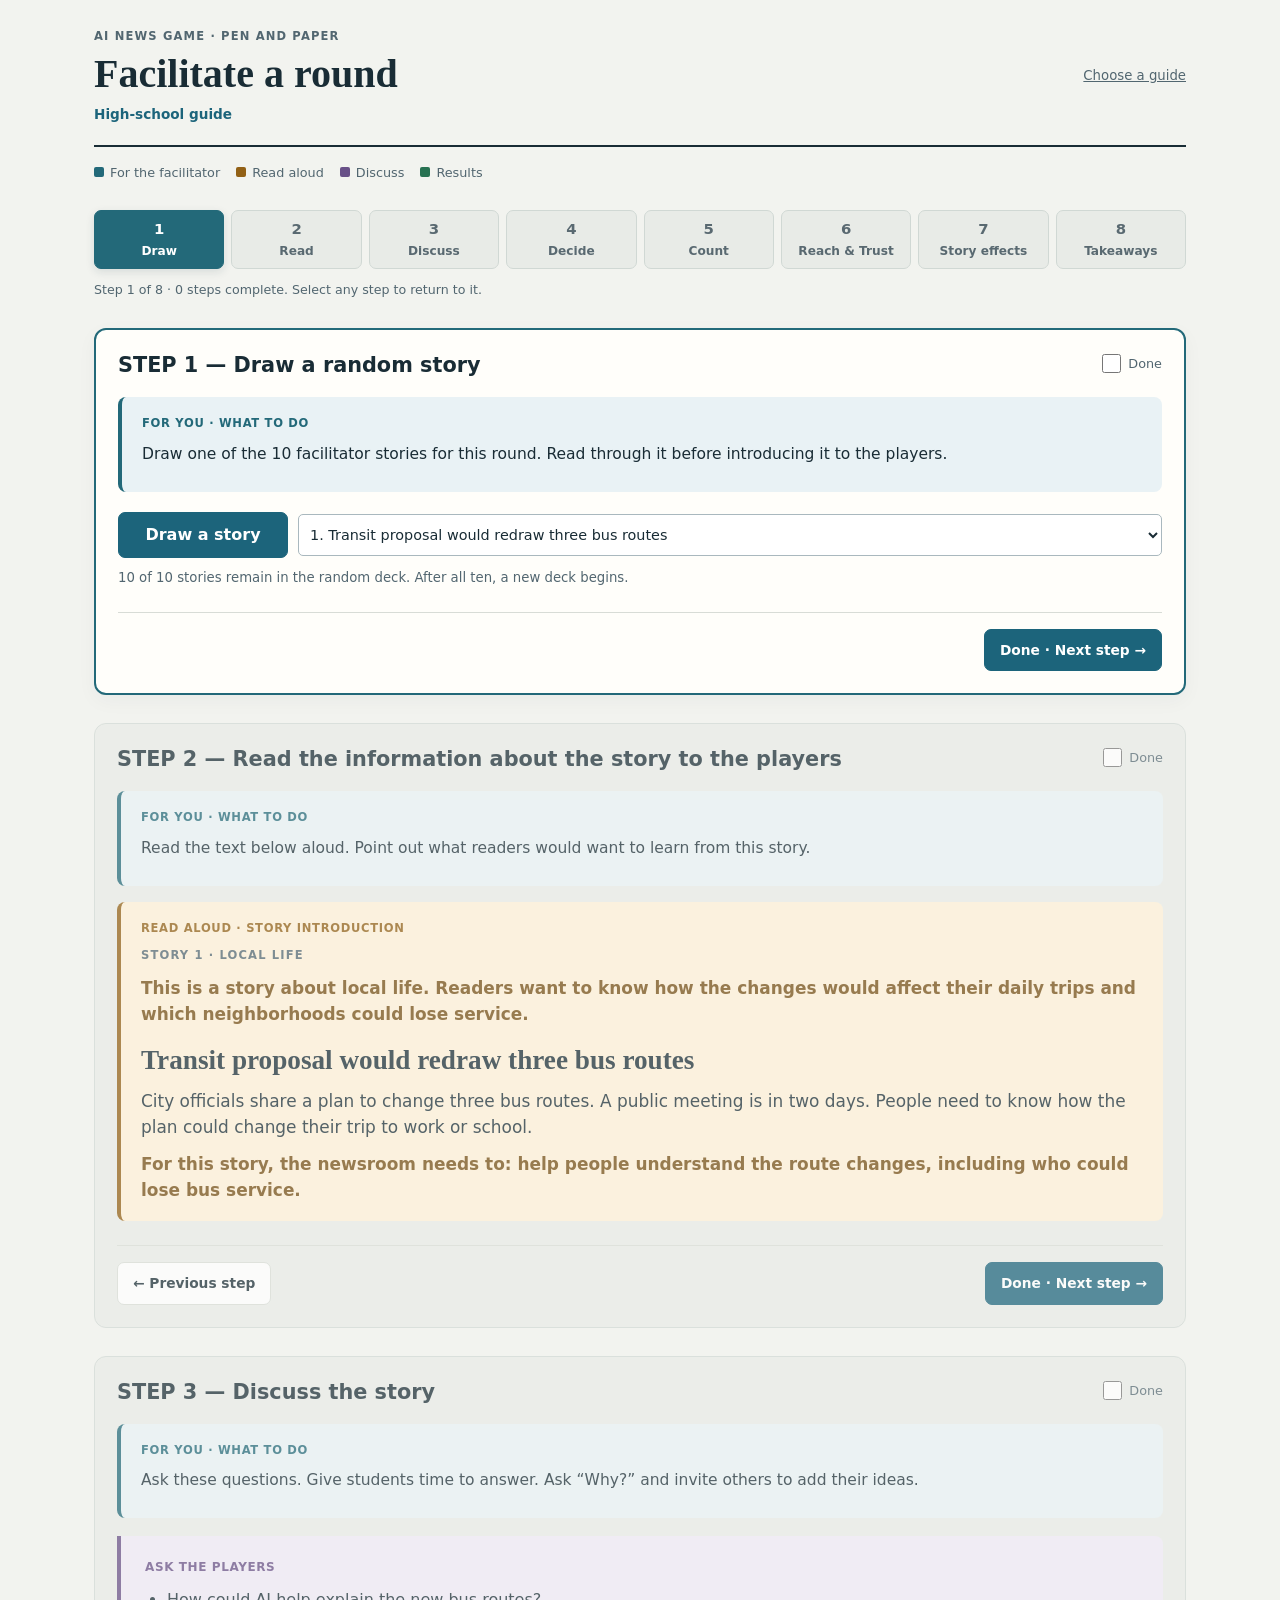
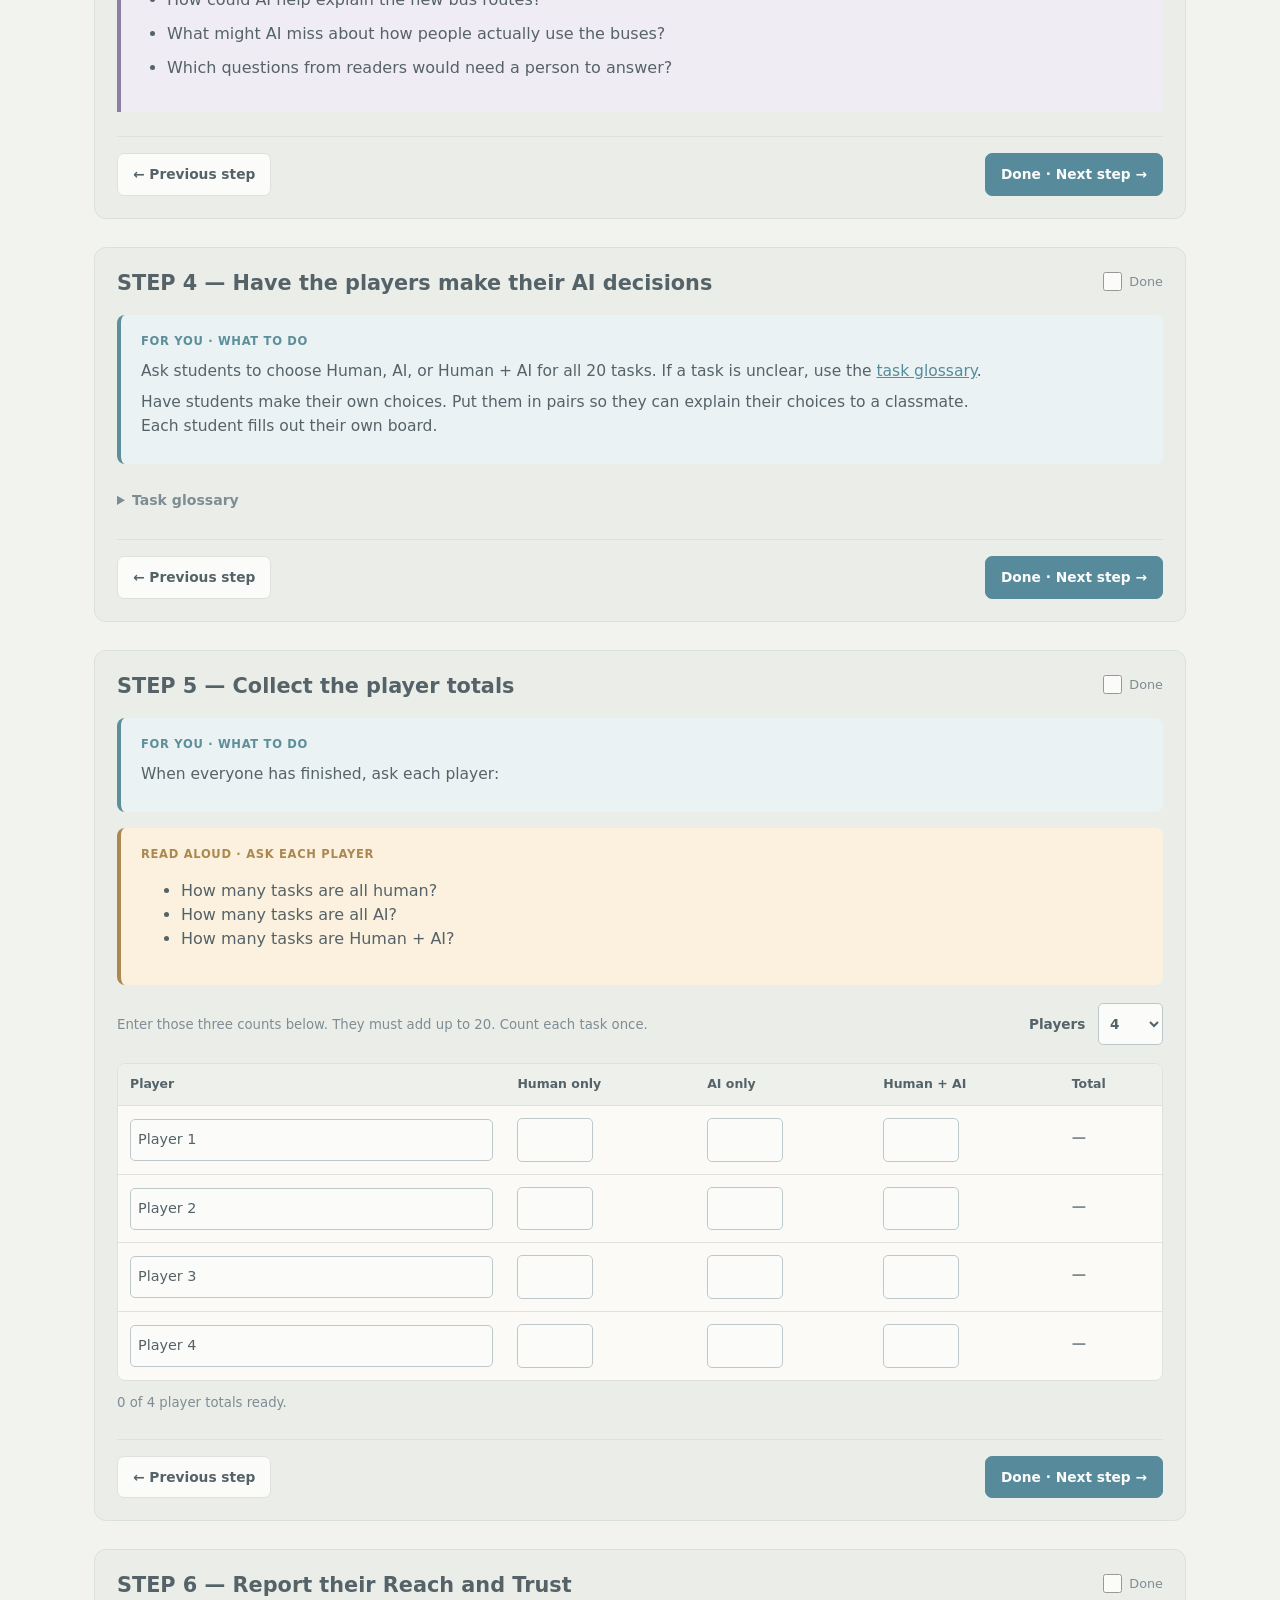
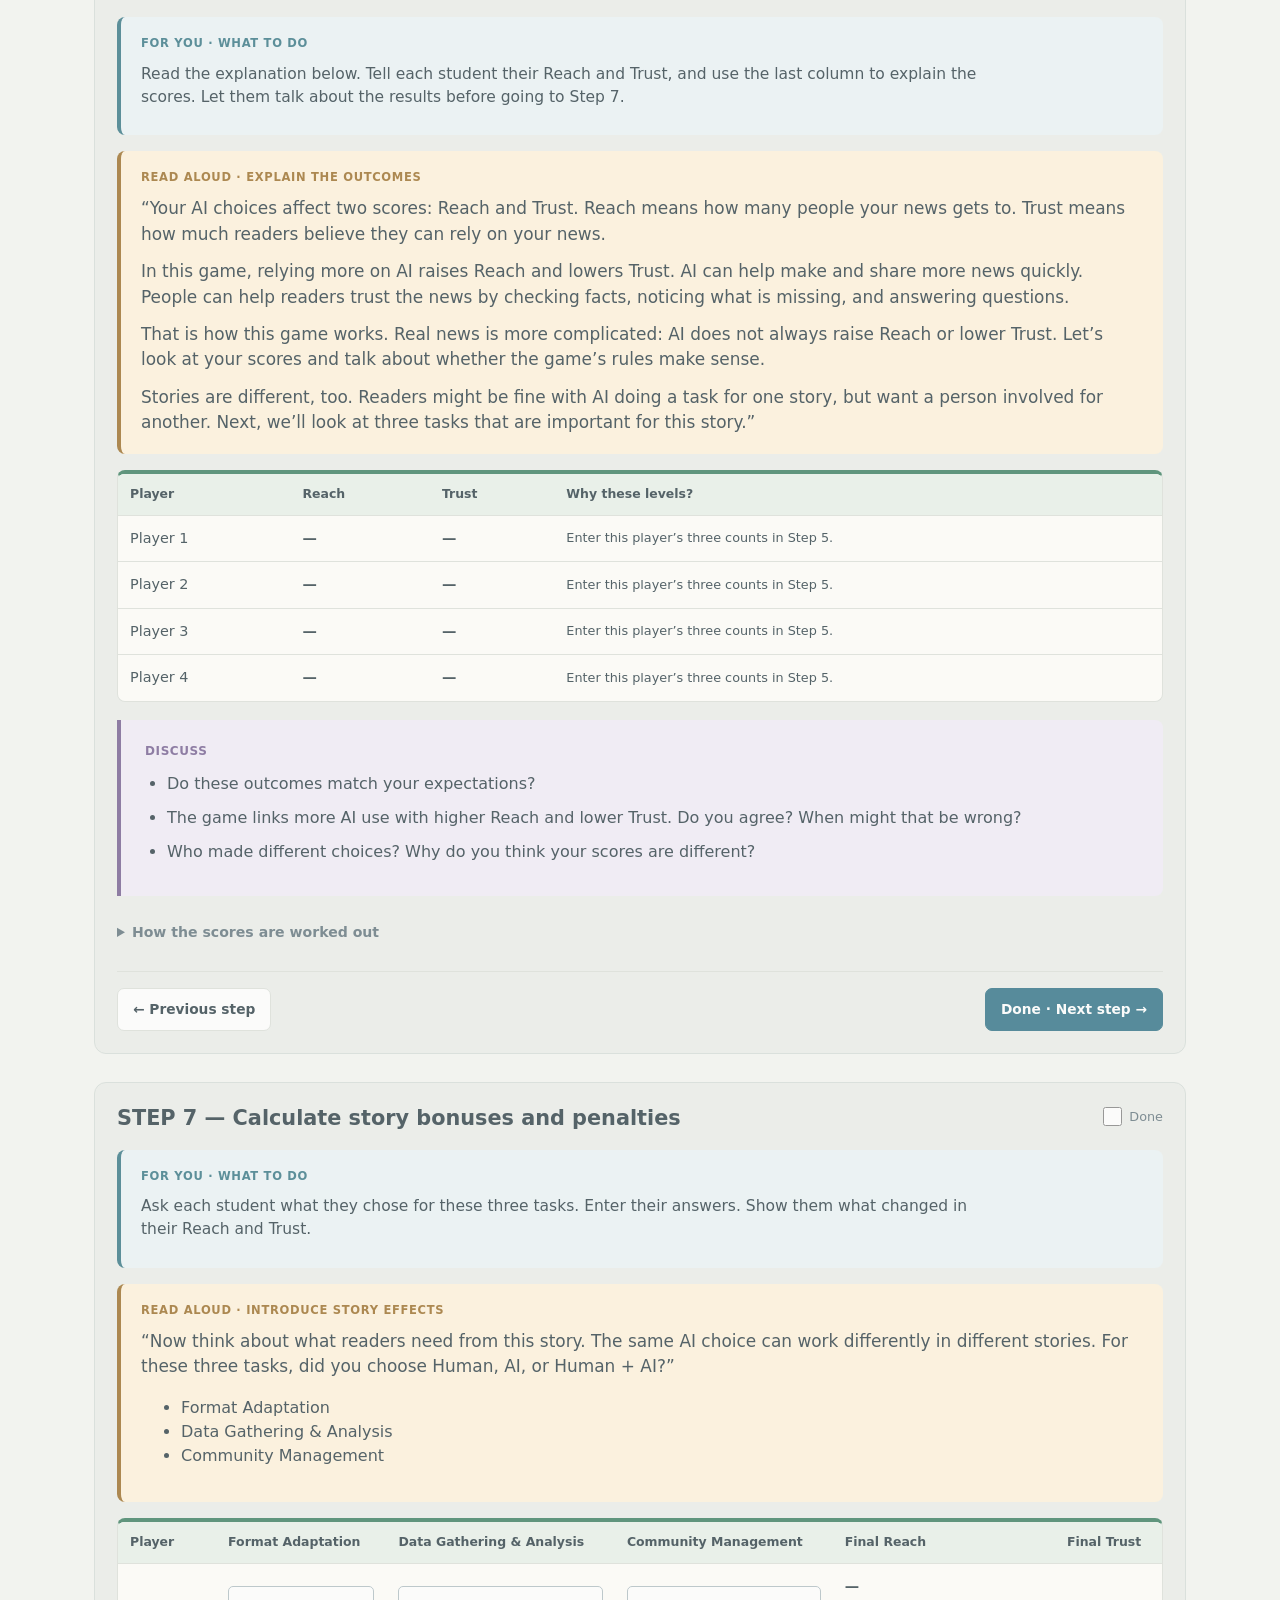
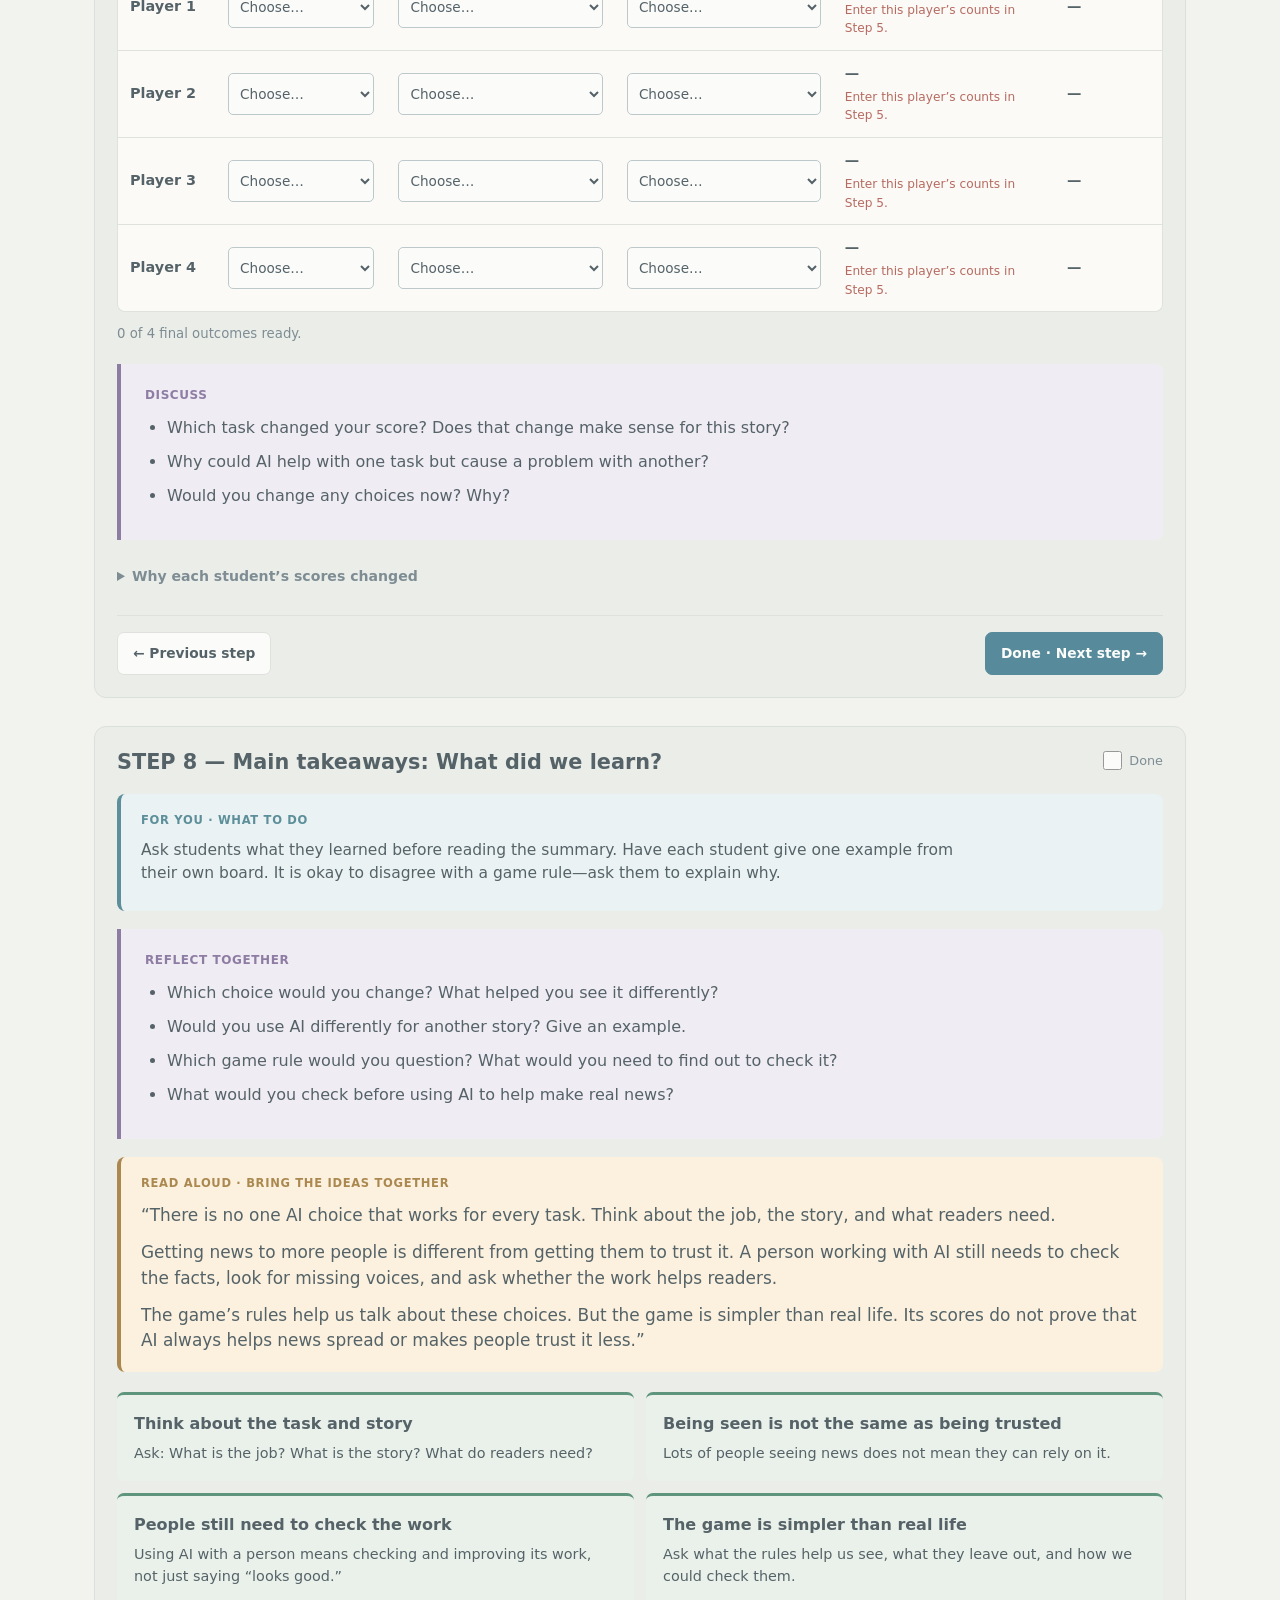
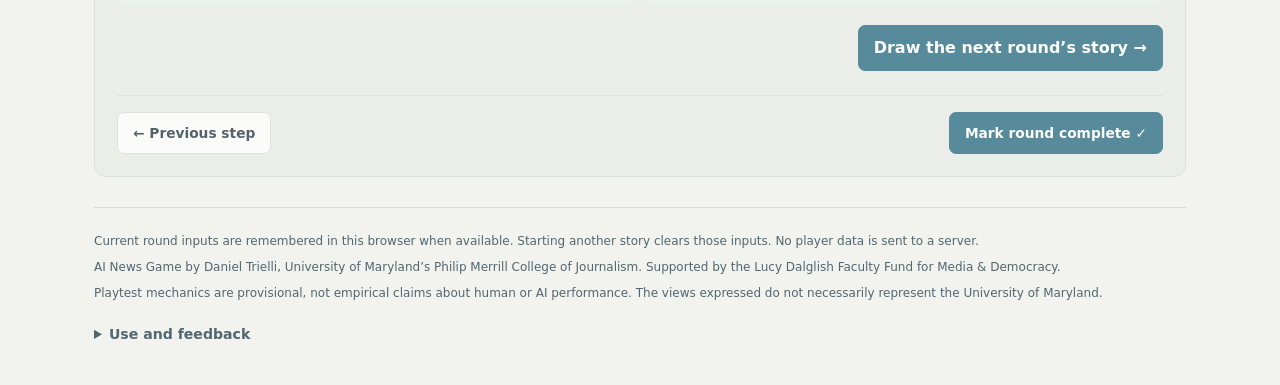
<file: facilitator/high-school.html>
<!doctype html><html lang="en"><head><meta charset="utf-8"><meta name="viewport" content="width=device-width,initial-scale=1"><title>AI News Game · High-school facilitator guide</title><style>
:root{--ink:#192c35;--muted:#526670;--blue:#1c647b;--paper:#f4f1e9;--line:#d8dcd6;--card:#fffefa}*{box-sizing:border-box}body{margin:0;font:16px/1.5 system-ui,sans-serif;color:var(--ink);background:var(--paper)}main{max-width:1140px;margin:auto;padding:28px 24px 40px}h1,h2,h3,p{margin:0}h1{font:700 clamp(1.7rem,4vw,2.5rem)/1.2 Georgia,serif}h2{font:700 1.7rem/1.25 Georgia,serif}h3{font-size:1rem}button,input,select{font:inherit;color:inherit}button{cursor:pointer;border:1px solid var(--line);border-radius:7px;padding:10px 15px;background:white;font-weight:650}button.primary{background:var(--blue);color:white;border-color:var(--blue)}button:disabled{opacity:.45;cursor:default}button:focus-visible,input:focus-visible,select:focus-visible,summary:focus-visible,a:focus-visible{outline:3px solid #bd770c;outline-offset:3px}input,select{border:1px solid #a9b8be;border-radius:5px;background:white;min-height:42px;padding:7px;width:100%}header{display:flex;justify-content:space-between;align-items:center;gap:20px;padding-bottom:20px;border-bottom:2px solid var(--ink)}.kicker{font-size:.72rem;letter-spacing:.1em;text-transform:uppercase;font-weight:750;color:var(--muted);margin-bottom:5px}.small{font-size:.83rem;color:var(--muted)}.picker{display:flex;gap:10px;align-items:center;margin:20px 0}.picker select{flex:1;min-width:0}.story{background:var(--card);padding:25px;border:1px solid var(--line);border-radius:10px}.story p{margin-top:12px}.focus{color:var(--blue);font-weight:650}.steps{display:flex;gap:8px;margin:22px 0}.steps span{flex:1;padding:8px 10px;border-bottom:3px solid var(--line);font-size:.85rem;color:var(--muted)}.steps span.active{border-color:var(--blue);color:var(--blue);font-weight:750}.discussion{background:#e7eeeb;border-left:4px solid var(--blue);padding:22px 24px;margin:18px 0;border-radius:0 8px 8px 0}.discussion ul{margin:12px 0 0;padding-left:22px}.discussion li{margin:10px 0;font-size:1.05rem}.discussion p{margin-top:8px}.tools{display:flex;justify-content:space-between;align-items:center;gap:16px;margin:18px 0}.tools select{width:65px;margin-left:8px}.tools label{font-size:.85rem;font-weight:650}.table-wrap{overflow-x:auto;background:var(--card);border:1px solid var(--line);border-radius:8px}table{width:100%;border-collapse:collapse;font-size:.9rem}th,td{text-align:left;padding:12px;border-bottom:1px solid var(--line)}th{font-size:.78rem;line-height:1.35;background:#edf0ec}th small{display:block;font-weight:400;margin-top:4px}tr:last-child td{border-bottom:0}td input[type=number]{width:76px;font-size:1.15rem;font-weight:650}td input[type=text]{min-width:105px}td select{min-width:115px;font-size:.85rem}.score{font-weight:700;white-space:nowrap}.hint{font-size:.76rem;color:var(--muted);margin-top:4px;max-width:180px}.error{color:#a0362a}.actions{display:flex;justify-content:space-between;gap:12px;margin-top:20px}.hidden{display:none!important}details{margin-top:22px}summary{cursor:pointer;font-size:.88rem;font-weight:650;color:var(--muted)}.reference{background:var(--card);padding:22px;border:1px solid var(--line);border-radius:8px;margin-top:12px}.reference p{margin:12px 0}.reference li{margin:10px 0}.reference table th,.reference table td{text-align:center;padding:7px}.matrix{font-size:.65rem;min-width:650px}.rule-notes{margin-top:12px;font-size:.85rem}.rule-notes p{margin:10px 0}.message{min-height:22px;margin-top:12px}.caption{padding:12px 0}.sr{position:absolute;width:1px;height:1px;overflow:hidden;clip:rect(0,0,0,0)}footer{border-top:1px solid var(--line);margin-top:30px;padding-top:16px;font-size:.75rem;color:var(--muted)}footer p{margin:8px 0}a{color:var(--blue)}@media(max-width:600px){main{padding:18px 14px}header{align-items:start}.picker{align-items:stretch;flex-direction:column}.story{padding:19px}h2{font-size:1.4rem}.discussion{padding:16px}.steps span{padding:7px 2px;font-size:.75rem}.tools{align-items:start}.tools .small{max-width:65%}th,td{padding:8px}.actions button{font-size:.9rem}.comparison{min-width:650px}.baseline-table{min-width:520px}}@media print{button,.picker,.steps,.tools,details,.actions,footer{display:none}body{background:white}main{padding:0;max-width:none}.table-wrap{overflow:visible}.discussion{break-inside:avoid}}
section.round-step{margin-top:28px;padding-top:24px;border-top:1px solid var(--line);scroll-margin-top:18px}.instruction{font-size:1.05rem;margin:10px 0 16px;max-width:850px}.step-heading{font:700 1.3rem/1.3 system-ui,sans-serif}.read-aloud{font-size:1.06rem}.read-aloud .context{margin-bottom:16px;color:var(--blue);font-weight:600}.prompt-label{font-size:.75rem;text-transform:uppercase;letter-spacing:.05em;color:var(--muted);font-weight:700}.glossary-list{display:grid;grid-template-columns:1fr 1fr;gap:15px}.glossary-list p{margin:4px 0 0;font-size:.9rem}.totals-table{min-width:560px}.draw-button{min-width:170px}.picker select{font-size:.9rem}.complete{color:#256b50}.pending{color:var(--muted)}.result-table{min-width:380px}.comparison .score{white-space:normal}.shift{display:block;font-size:.73rem;font-weight:400;color:var(--muted);margin-bottom:3px}@media(max-width:600px){.glossary-list{grid-template-columns:1fr}.picker .draw-button{order:0}.step-heading{font-size:1.12rem}}@media print{section.round-step{break-inside:avoid}.glossary-list{display:none}}

:root{--action:#236979;--spoken:#926015;--discuss:#685087;--results:#287252}body{background:#f2f3ef}.legend{display:flex;gap:16px;flex-wrap:wrap;font-size:.8rem;color:var(--muted);margin:16px 0}.legend span:before{content:"";display:inline-block;width:10px;height:10px;margin-right:6px;border-radius:2px;background:var(--swatch)}.progress-nav{position:sticky;top:0;z-index:5;background:#f2f3eff5;padding:12px 0;display:grid;grid-template-columns:repeat(8,minmax(0,1fr));gap:7px}.progress-nav button{font-size:.76rem;line-height:1.2;padding:10px 5px;background:#e8ebe7;color:#596971;border-color:#d0d8d4}.progress-nav button.active{background:var(--action);border-color:var(--action);color:white;box-shadow:0 3px 8px #18363c20}.progress-nav button.completed:not(.active){background:#e0e9e2;color:#325e45}.nav-number{display:block;margin-bottom:5px;font-weight:800;font-size:.93rem}.round-step{padding:22px!important;border:1px solid #d2d9d5!important;border-radius:12px;background:#e9ece8;opacity:.72;transition:background .15s,opacity .15s;scroll-margin-top:105px!important}.round-step.current{opacity:1;background:#fffefa;border:2px solid var(--action)!important;box-shadow:0 6px 20px #1634400a}.round-step:hover,.round-step:focus-within{opacity:1}.step-head{display:flex;justify-content:space-between;align-items:flex-start;gap:15px;margin-bottom:18px}.step-head h2{flex:1}.step-check{display:flex;gap:7px;align-items:center;font-size:.8rem;white-space:nowrap;color:var(--muted);padding-top:2px;cursor:pointer}.step-check input{width:19px;min-height:19px;height:19px;margin:0;accent-color:var(--action)}.content-card{border-radius:8px;border-left:4px solid;padding:18px 20px;margin:16px 0}.action-card{background:#e9f2f5;border-color:var(--action)}.spoken-card{background:#fff1d8;border-color:var(--spoken)}.content-label{font-size:.72rem;letter-spacing:.06em;text-transform:uppercase;font-weight:800;margin-bottom:10px;color:var(--action)}.spoken-card .content-label{color:var(--spoken)}.content-card p+p{margin-top:12px}.action-card .instruction{margin:8px 0;font-size:.97rem}.spoken-card p{font-size:1.06rem}.spoken-card.story{border-top:0;border-right:0;border-bottom:0}.spoken-card .context{color:#754d12}.spoken-card .focus{color:#754d12}.discussion{background:#f0eaf7;border-color:var(--discuss)}.discussion .prompt-label{color:var(--discuss)}.discussion li{font-size:1rem}.results-card{border-top:4px solid var(--results)}.result-table th,.comparison th{background:#e6f0e8}.why-score{min-width:230px;max-width:420px;font-size:.8rem;line-height:1.45}.why-score strong{display:block;margin-bottom:4px}.step-controls{border-top:1px solid var(--line);padding-top:16px;margin-top:24px;display:flex;justify-content:space-between;gap:12px}.step-controls button{font-size:.86rem}.reference{border-left:4px solid #a4aeb0}.round-step details summary{padding:4px 0}.round-step .picker{margin-bottom:10px}.step-progress-text{font-size:.79rem;color:var(--muted);margin-bottom:8px}.result-table{min-width:640px}@media(max-width:600px){.progress-nav{grid-template-columns:repeat(8,85px);overflow:auto;max-width:100%}.round-step{padding:16px!important;scroll-margin-top:98px!important}.step-head{gap:8px}.step-heading{font-size:1.06rem}.content-card{padding:15px}.step-check{font-size:.72rem}.step-controls button{padding:10px;font-size:.8rem}.legend{gap:10px;font-size:.73rem}}@media print{.progress-nav,.legend,.step-check,.step-controls,.step-progress-text{display:none}.round-step{opacity:1;background:white;border:1px solid #ccc!important;box-shadow:none!important}.content-card,.discussion{break-inside:avoid}}
.takeaway-grid{display:grid;grid-template-columns:1fr 1fr;gap:12px;margin-top:20px}.takeaway{background:#e8f1e9;border-top:3px solid var(--results);padding:17px;border-radius:7px}.takeaway h3{margin-bottom:7px}.takeaway p{font-size:.9rem}.edition{display:block;color:var(--blue);font-weight:650;margin-top:6px;font-size:.85rem}@media(max-width:600px){.takeaway-grid{grid-template-columns:1fr}}
</style></head><body><main>
<header><div><div class="kicker">AI News Game · Pen and paper</div><h1>Facilitate a round</h1><span class="edition">High-school guide</span></div><a class="small" href="index.html">Choose a guide</a></header><div class="legend" aria-label="Content colors"><span style="--swatch:var(--action)">For the facilitator</span><span style="--swatch:var(--spoken)">Read aloud</span><span style="--swatch:var(--discuss)">Discuss</span><span style="--swatch:var(--results)">Results</span></div><nav class="progress-nav" id="progress-nav" aria-label="Round steps"></nav><p class="step-progress-text" id="progress-status" role="status"></p>
<section class="round-step" id="round-step-1" data-step="0"><div class="step-head"><h2 class="step-heading">STEP 1 — Draw a random story</h2><label class="step-check"><input type="checkbox" id="check-1" data-check="0" aria-label="Mark step 1 complete">Done</label></div><div class="content-card action-card"><div class="content-label">For you · What to do</div><p class="instruction">Draw one of the 10 facilitator stories for this round. Read through it before introducing it to the players.</p></div><div class="picker"><button class="primary draw-button" id="draw">Draw a story</button><label class="sr" for="story-select">Or choose a story</label><select id="story-select"></select></div><p class="small" id="deck-status" role="status"></p><div class="step-controls"><span></span><button class="primary" data-complete="0">Done · Next step →</button></div></section>
<section class="round-step" id="round-step-2" data-step="1"><div class="step-head"><h2 class="step-heading">STEP 2 — Read the information about the story to the players</h2><label class="step-check"><input type="checkbox" id="check-2" data-check="1" aria-label="Mark step 2 complete">Done</label></div><div class="content-card action-card"><div class="content-label">For you · What to do</div><p class="instruction">Read the text below aloud. Point out what readers would want to learn from this story.</p></div><article class="story read-aloud content-card spoken-card"><div class="content-label">Read aloud · Story introduction</div><div class="kicker" id="story-topic"></div><p class="context" id="story-expectation"></p><h2 id="story-title"></h2><p id="story-background"></p><p class="focus" id="story-focus"></p></article><div class="step-controls"><button data-go="0">← Previous step</button><button class="primary" data-complete="1">Done · Next step →</button></div></section>
<section class="round-step" id="round-step-3" data-step="2"><div class="step-head"><h2 class="step-heading">STEP 3 — Discuss the story</h2><label class="step-check"><input type="checkbox" id="check-3" data-check="2" aria-label="Mark step 3 complete">Done</label></div><div class="content-card action-card"><div class="content-label">For you · What to do</div><p class="instruction">Ask these questions. Give students time to answer. Ask “Why?” and invite others to add their ideas.</p></div><div class="discussion"><div class="prompt-label">Ask the players</div><ul id="questions"></ul></div><div class="step-controls"><button data-go="1">← Previous step</button><button class="primary" data-complete="2">Done · Next step →</button></div></section>
<section class="round-step" id="round-step-4" data-step="3"><div class="step-head"><h2 class="step-heading">STEP 4 — Have the players make their AI decisions</h2><label class="step-check"><input type="checkbox" id="check-4" data-check="3" aria-label="Mark step 4 complete">Done</label></div><div class="content-card action-card"><div class="content-label">For you · What to do</div><p class="instruction">Ask students to choose Human, AI, or Human + AI for all 20 tasks. If a task is unclear, use the <a href="#glossary" id="glossary-link">task glossary</a>.</p><p class="instruction">Have students make their own choices. Put them in pairs so they can explain their choices to a classmate. Each student fills out their own board.</p></div><details id="glossary"><summary>Task glossary</summary><div class="reference"><p>Human means a person does the task. AI means AI does it on its own. Human + AI means a person uses AI and checks its work.</p><div class="glossary-list"><div><h3>Research & Source Discovery</h3><p>Find useful background, records, experts, and people to talk to.</p></div><div><h3>Interview Processing</h3><p>Record, write down, and organize what people say in interviews.</p></div><div><h3>Document Review</h3><p>Read reports and other records to find useful information.</p></div><div><h3>Data Gathering & Analysis</h3><p>Gather numbers or facts and look for patterns.</p></div><div><h3>News Writing</h3><p>Write the news story using the information collected.</p></div><div><h3>Editorial Planning</h3><p>Choose which stories the newsroom should work on.</p></div><div><h3>Story Editing</h3><p>Make a story easier to read and understand.</p></div><div><h3>Fact Checking</h3><p>Check that facts and claims are supported by evidence.</p></div><div><h3>Bias & Fairness Review</h3><p>Check whose views are included or missing, and whether the story treats people fairly.</p></div><div><h3>Content Selection</h3><p>Choose which stories to publish and give the most attention.</p></div><div><h3>Headline Writing</h3><p>Write the titles of stories.</p></div><div><h3>Story Summarization</h3><p>Write a short version of the main points.</p></div><div><h3>Visual Creation</h3><p>Make pictures, charts, maps, or other visuals.</p></div><div><h3>Format Adaptation</h3><p>Turn a story into versions for video, phones, newsletters, or social media.</p></div><div><h3>Story Promotion</h3><p>Write posts or alerts that encourage people to read the story.</p></div><div><h3>Search Optimization</h3><p>Help people find the story when they search online.</p></div><div><h3>Social Distribution</h3><p>Share the story on social media.</p></div><div><h3>Audience Targeting</h3><p>Choose which groups to send a story to.</p></div><div><h3>Performance Analysis</h3><p>Check how people read, watch, or respond to the news.</p></div><div><h3>Community Management</h3><p>Respond to readers’ comments and questions.</p></div></div></div></details><div class="step-controls"><button data-go="2">← Previous step</button><button class="primary" data-complete="3">Done · Next step →</button></div></section>
<section class="round-step" id="totals-step" data-step="4"><div class="step-head"><h2 class="step-heading">STEP 5 — Collect the player totals</h2><label class="step-check"><input type="checkbox" id="check-5" data-check="4" aria-label="Mark step 5 complete">Done</label></div><div class="content-card action-card"><div class="content-label">For you · What to do</div><p class="instruction">When everyone has finished, ask each player:</p></div><div class="content-card spoken-card"><div class="content-label">Read aloud · Ask each player</div><ul><li>How many tasks are all human?</li><li>How many tasks are all AI?</li><li>How many tasks are Human + AI?</li></ul></div><div class="tools"><p class="small">Enter those three counts below. They must add up to 20. Count each task once.</p><label>Players <select id="player-count" aria-label="Number of players"><option value="1">1</option><option value="2">2</option><option value="3">3</option><option value="4">4</option><option value="5">5</option><option value="6">6</option><option value="7">7</option><option value="8">8</option></select></label></div><div class="table-wrap"><table class="totals-table"><thead><tr><th>Player</th><th>Human only</th><th>AI only</th><th>Human + AI</th><th>Total</th></tr></thead><tbody id="totals-rows"></tbody></table></div><p class="small message" id="totals-message" role="status"></p><div class="step-controls"><button data-go="3">← Previous step</button><button class="primary" data-complete="4">Done · Next step →</button></div></section>
<section class="round-step" id="baseline-step" data-step="5"><div class="step-head"><h2 class="step-heading">STEP 6 — Report their Reach and Trust</h2><label class="step-check"><input type="checkbox" id="check-6" data-check="5" aria-label="Mark step 6 complete">Done</label></div><div class="content-card action-card"><div class="content-label">For you · What to do</div><p class="instruction">Read the explanation below. Tell each student their Reach and Trust, and use the last column to explain the scores. Let them talk about the results before going to Step 7.</p></div><div class="content-card spoken-card"><div class="content-label">Read aloud · Explain the outcomes</div><p>“Your AI choices affect two scores: Reach and Trust. Reach means how many people your news gets to. Trust means how much readers believe they can rely on your news.</p><p>In this game, relying more on AI raises Reach and lowers Trust. AI can help make and share more news quickly. People can help readers trust the news by checking facts, noticing what is missing, and answering questions.</p><p>That is how this game works. Real news is more complicated: AI does not always raise Reach or lower Trust. Let’s look at your scores and talk about whether the game’s rules make sense.</p><p>Stories are different, too. Readers might be fine with AI doing a task for one story, but want a person involved for another. Next, we’ll look at three tasks that are important for this story.”</p></div><div class="table-wrap results-card"><table class="result-table"><thead><tr><th>Player</th><th>Reach</th><th>Trust</th><th>Why these levels?</th></tr></thead><tbody id="baseline-rows"></tbody></table></div><div class="discussion"><div class="prompt-label">Discuss</div><ul><li>Do these outcomes match your expectations?</li><li>The game links more AI use with higher Reach and lower Trust. Do you agree? When might that be wrong?</li><li>Who made different choices? Why do you think your scores are different?</li></ul></div><details><summary>How the scores are worked out</summary><div class="reference"><p>Tasks with humans = Human only + Human + AI. Tasks with AI = AI only + Human + AI. The calculator uses the human total as the row and the AI total as the column in the game’s AI use table.</p><table><thead><tr><th>AI use score</th><th>1</th><th>2</th><th>3</th><th>4</th><th>5</th></tr></thead><tbody><tr><th>Reach</th><td>Very low</td><td>Low</td><td>Average</td><td>High</td><td>Very high</td></tr><tr><th>Trust</th><td>Very high</td><td>High</td><td>Average</td><td>Low</td><td>Very low</td></tr></tbody></table><details><summary>Full score table</summary><div class="table-wrap" id="matrix"></div></details></div></details><div class="step-controls"><button data-go="4">← Previous step</button><button class="primary" data-complete="5">Done · Next step →</button></div></section>
<section class="round-step" id="effects-step" data-step="6"><div class="step-head"><h2 class="step-heading">STEP 7 — Calculate story bonuses and penalties</h2><label class="step-check"><input type="checkbox" id="check-7" data-check="6" aria-label="Mark step 7 complete">Done</label></div><div class="content-card action-card"><div class="content-label">For you · What to do</div><p class="instruction">Ask each student what they chose for these three tasks. Enter their answers. Show them what changed in their Reach and Trust.</p></div><div class="content-card spoken-card"><div class="content-label">Read aloud · Introduce story effects</div><p>“Now think about what readers need from this story. The same AI choice can work differently in different stories. For these three tasks, did you choose Human, AI, or Human + AI?”</p><ul id="specific-tasks"></ul></div><div class="table-wrap results-card"><table class="comparison"><thead id="effects-head"></thead><tbody id="effects-rows"></tbody></table></div><p class="small message" id="outcomes-message" role="status" aria-live="polite"></p><div class="discussion"><div class="prompt-label">Discuss</div><ul><li>Which task changed your score? Does that change make sense for this story?</li><li>Why could AI help with one task but cause a problem with another?</li><li>Would you change any choices now? Why?</li></ul></div><details><summary>Why each student’s scores changed</summary><div class="reference"><div id="reference-rules"></div><p class="small">When a story rule matches a choice, Reach or Trust moves up or down one level. The rules run in the order shown. Scores stay between Very low and Very high.</p><div id="explanation"></div></div></details><div class="step-controls"><button data-go="5">← Previous step</button><button class="primary" data-complete="6">Done · Next step →</button></div></section>
<section class="round-step" id="takeaways-step" data-step="7"><div class="step-head"><h2 class="step-heading">STEP 8 — Main takeaways: What did we learn?</h2><label class="step-check"><input type="checkbox" id="check-8" data-check="7" aria-label="Mark step 8 complete">Done</label></div><div class="content-card action-card"><div class="content-label">For you · What to do</div><p class="instruction">Ask students what they learned before reading the summary. Have each student give one example from their own board. It is okay to disagree with a game rule—ask them to explain why.</p></div><div class="discussion"><div class="prompt-label">Reflect together</div><ul><li>Which choice would you change? What helped you see it differently?</li><li>Would you use AI differently for another story? Give an example.</li><li>Which game rule would you question? What would you need to find out to check it?</li><li>What would you check before using AI to help make real news?</li></ul></div><div class="content-card spoken-card"><div class="content-label">Read aloud · Bring the ideas together</div><p>“There is no one AI choice that works for every task. Think about the job, the story, and what readers need.</p><p>Getting news to more people is different from getting them to trust it. A person working with AI still needs to check the facts, look for missing voices, and ask whether the work helps readers.</p><p>The game’s rules help us talk about these choices. But the game is simpler than real life. Its scores do not prove that AI always helps news spread or makes people trust it less.”</p></div><div class="takeaway-grid"><div class="takeaway"><h3>Think about the task and story</h3><p>Ask: What is the job? What is the story? What do readers need?</p></div><div class="takeaway"><h3>Being seen is not the same as being trusted</h3><p>Lots of people seeing news does not mean they can rely on it.</p></div><div class="takeaway"><h3>People still need to check the work</h3><p>Using AI with a person means checking and improving its work, not just saying “looks good.”</p></div><div class="takeaway"><h3>The game is simpler than real life</h3><p>Ask what the rules help us see, what they leave out, and how we could check them.</p></div></div><div class="actions"><span></span><button id="next-round" class="primary">Draw the next round’s story →</button></div><div class="step-controls"><button data-go="6">← Previous step</button><button class="primary" data-complete="7">Mark round complete ✓</button></div></section><footer><p>Current round inputs are remembered in this browser when available. Starting another story clears those inputs. No player data is sent to a server.</p><p>AI News Game by Daniel Trielli, University of Maryland’s Philip Merrill College of Journalism. Supported by the Lucy Dalglish Faculty Fund for Media &amp; Democracy.</p><p>Playtest mechanics are provisional, not empirical claims about human or AI performance. The views expressed do not necessarily represent the University of Maryland.</p><details><summary>Use and feedback</summary><p>Copyright ownership and formal licensing terms are being reviewed under the University of Maryland’s intellectual-property policy. Please credit the AI News Game, Daniel Trielli, and the University of Maryland when referring to the project.</p><p><a href="mailto:dtrielli@umd.edu">dtrielli@umd.edu</a> · <a href="https://forms.gle/y41FUJFVD3dGhrK59" target="_blank" rel="noopener">Playtest feedback</a></p></details></footer></main><script src="../data/stories.js?v=1.26"></script><script>
'use strict';const CONTENT=window.AI_NEWS_CONTENT;if(!CONTENT||!Array.isArray(CONTENT.stories))throw new Error('Shared story data is missing or invalid.');const DATA={stories:CONTENT.stories.map(s=>({id:s.print.order,topic:s.topic.label,title:s.title,background:s.print.highSchool.background,focus:s.print.highSchool.focus,questions:s.print.highSchool.discussionPrompts,rules:s.print.highSchool.effects,expectation:s.print.highSchool.expectation})),matrix:CONTENT.facilitator.matrix,levels:CONTENT.facilitator.levels},KEY='ai-news-game-facilitator-high-school-v15',labels={human:'Human',ai:'AI',verified:'Human + AI'},$=id=>document.getElementById(id),esc=s=>String(s).replace(/[&<>"']/g,c=>({'&':'&amp;','<':'&lt;','>':'&gt;','"':'&quot;',"'":'&#39;'}[c]));let storyId=1,playerCount=4,drawn=[],players=blankPlayers(),currentStep=0,completed=Array(8).fill(false);
function blankPlayers(){return Array.from({length:8},(_,i)=>({name:`Player ${i+1}`,human:'',ai:'',both:'',choices:['','','']}))}function story(){return DATA.stories.find(s=>s.id===storyId)}
function totals(p){if([p.human,p.ai,p.both].some(v=>v===''))return {};const human=Number(p.human),ai=Number(p.ai),both=Number(p.both);if(![human,ai,both].every(v=>Number.isInteger(v)&&v>=0&&v<=20))return {error:'Use whole numbers from 0 to 20.'};const sum=human+ai+both;if(sum!==20)return {sum,error:`These counts add up to ${sum}. Check that all 20 tasks are counted once.`};return {sum,h:human+both,a:ai+both,c:{human,ai,verified:both}}}
function calculate(p){const t=totals(p);if(t.h===undefined)return t;const dependence=DATA.matrix[t.h][t.a],baseline={reach:dependence,trust:6-dependence},used={human:0,ai:0,verified:0};p.choices.filter(k=>Object.hasOwn(labels,k)).forEach(k=>used[k]++);if(Object.keys(t.c).some(k=>used[k]>t.c[k]))return {...t,baseline,dependence,error:'These task choices do not match the counts. Check this student’s board.'};if(p.choices.length!==3||p.choices.some(k=>!Object.hasOwn(labels,k)))return {...t,baseline,dependence};const final={...baseline},effects=story().rules.map((r,i)=>{const before=final[r.outcome],active=r.choices.includes(p.choices[i]);if(active)final[r.outcome]=Math.min(5,Math.max(1,before+r.delta));return {...r,before,after:final[r.outcome],active,choice:p.choices[i]}});return {...t,baseline,dependence,final,effects}}
function persist(){try{localStorage.setItem(KEY,JSON.stringify({storyId,playerCount,drawn,players,currentStep,completed}))}catch{}}
function level(v){return v?DATA.levels[v-1]:'—'}
function renderTables(){$('totals-rows').innerHTML=players.slice(0,playerCount).map((p,i)=>`<tr><td><label class="sr" for="name-${i}">Player ${i+1} name</label><input id="name-${i}" type="text" value="${esc(p.name)}" maxlength="60" data-player="${i}" data-field="name"></td>${['human','ai','both'].map(k=>`<td><label class="sr" for="${k}-${i}">Player ${i+1}: ${k==='both'?'Human + AI':k+' only'}</label><input id="${k}-${i}" type="number" min="0" max="20" step="1" inputmode="numeric" value="${esc(p[k])}" data-player="${i}" data-field="${k}"></td>`).join('')}<td><span class="score" id="sum-${i}"></span><div class="hint error" id="err-${i}"></div></td></tr>`).join('');$('baseline-rows').innerHTML=players.slice(0,playerCount).map((p,i)=>`<tr><td id="baseline-name-${i}"></td><td class="score" id="br-${i}"></td><td class="score" id="bt-${i}"></td><td class="why-score" id="why-${i}"></td></tr>`).join('');$('effects-head').innerHTML=`<tr><th>Player</th>${story().rules.map(r=>`<th>${esc(r.task)}</th>`).join('')}<th>Final Reach</th><th>Final Trust</th></tr>`;$('effects-rows').innerHTML=players.slice(0,playerCount).map((p,i)=>`<tr><td><strong id="effect-name-${i}"></strong></td>${story().rules.map((r,j)=>`<td><label for="choice-${i}-${j}" class="sr">Player ${i+1}: ${esc(r.task)}</label><select id="choice-${i}-${j}" data-player="${i}" data-choice="${j}"><option value="">Choose…</option>${Object.entries(labels).map(([k,l])=>`<option value="${k}" ${p.choices[j]===k?'selected':''}>${l}</option>`).join('')}</select></td>`).join('')}<td><span class="score" id="fr-${i}"></span><div class="hint error" id="ferr-${i}"></div></td><td class="score" id="ft-${i}"></td></tr>`).join('');refresh()}
function refresh(){let baselines=0,finals=0;const explanations=[];players.slice(0,playerCount).forEach((p,i)=>{const t=totals(p),r=calculate(p),name=p.name.trim()||`Player ${i+1}`;if(r.baseline)baselines++;if(r.final)finals++;$('sum-'+i).textContent=t.sum===undefined?'—':`${t.sum} / 20`;$('sum-'+i).className=t.h===undefined?'score pending':'score complete';$('err-'+i).textContent=t.error||'';$('baseline-name-'+i).textContent=$('effect-name-'+i).textContent=name;$('br-'+i).textContent=level(r.baseline?.reach);$('bt-'+i).textContent=level(r.baseline?.trust);$('why-'+i).innerHTML=r.baseline?baselineReason(r):'Enter this player’s three counts in Step 5.';$('fr-'+i).innerHTML=r.final?`<span class="shift">${level(r.baseline.reach)} →</span>${level(r.final.reach)}`:'—';$('ft-'+i).innerHTML=r.final?`<span class="shift">${level(r.baseline.trust)} →</span>${level(r.final.trust)}`:'—';$('ferr-'+i).textContent=r.error||(!r.baseline?'Enter this player’s counts in Step 5.':'');if(r.final)explanations.push(`<div class="rule-notes"><h3>${esc(name)}</h3><p>Tasks with humans: ${r.h}/20. Tasks with AI: ${r.a}/20. AI use score: ${r.dependence}/5.</p>${r.effects.map(e=>`<p><strong>${esc(e.task)} · ${labels[e.choice]}</strong><br>${e.active?`${e.outcome==='reach'?'Reach':'Trust'}: ${level(e.before)} → ${level(e.after)}${e.before===e.after?' (already at the highest or lowest level)':''}. ${esc(e.reason)}`:'This choice does not change the scores for this story.'}</p>`).join('')}</div>`)});$('totals-message').textContent=baselines===playerCount?'All player totals are ready. Move to Step 6 and discuss their Reach and Trust.':`${baselines} of ${playerCount} player totals ready.`;$('outcomes-message').textContent=finals===playerCount?'All final outcomes are ready. Discuss what changed using the questions below.':`${finals} of ${playerCount} final outcomes ready.`;$('explanation').innerHTML=explanations.join('')||'<p>Enter player totals and task choices to see the individual calculations.</p>'}
function renderStory(){const s=story();$('story-select').value=storyId;$('story-topic').textContent=`Story ${s.id} · ${s.topic}`;$('story-expectation').textContent=`This is a story about ${s.topic.toLowerCase()}. ${s.expectation}`;$('story-title').textContent=s.title;$('story-background').textContent=s.background;$('story-focus').textContent=`For this story, the newsroom needs to: ${s.focus.charAt(0).toLowerCase()+s.focus.slice(1)}`;$('questions').innerHTML=s.questions.map(q=>`<li>${esc(q)}</li>`).join('');$('specific-tasks').innerHTML=s.rules.map(r=>`<li>${esc(r.task)}</li>`).join('');$('reference-rules').innerHTML=s.rules.map(r=>`<p><strong>${esc(r.task)}:</strong> If ${esc(r.condition)}, ${r.delta>0?'raise':'lower'} ${r.outcome==='reach'?'Reach':'Trust'} one level.<br><span class="small">${esc(r.reason)}</span></p>`).join('');$('player-count').value=playerCount;$('deck-status').textContent=`${10-drawn.length} of 10 stories remain in the random deck. After all ten, a new deck begins.`;renderTables();renderProgress();persist()}
function changeStory(id){if(players.some(p=>p.human!==''||p.ai!==''||p.both!==''||p.choices.some(Boolean))&&!confirm('Start a new story? This clears the current round’s player inputs.'))return false;storyId=id;currentStep=0;completed=Array(8).fill(false);players=players.map(p=>({...p,human:'',ai:'',both:'',choices:['','','']}));renderStory();return true}
function drawStory(){let left=DATA.stories.filter(s=>!drawn.includes(s.id));if(!left.length)left=DATA.stories;const chosen=left[Math.floor(Math.random()*left.length)];if(changeStory(chosen.id)){if(drawn.length===10)drawn=[];drawn.push(chosen.id);completed[0]=true;goStep(1,true);$('deck-status').textContent=`${10-drawn.length} of 10 stories remain in the random deck. After all ten, a new deck begins.`;persist()}}

function baselineReason(r){const explanation=r.dependence<3?'The game gives this mix less of AI’s benefit for sharing news, and more of the trust benefit from people being involved.':r.dependence>3?'The game gives this mix more of AI’s benefit for sharing news, and less of the trust benefit from people being involved.':'The game puts this mix in the middle for both Reach and Trust.';return `<strong>AI use score: ${r.dependence} out of 5</strong>${r.h} tasks include a person and ${r.a} include AI. The game’s table gives this mix a score of ${r.dependence}.<br><br>At this score, the rules give ${level(r.baseline.reach)} Reach and ${level(r.baseline.trust)} Trust.<br><br>${explanation}`}
const stepIds=['round-step-1','round-step-2','round-step-3','round-step-4','totals-step','baseline-step','effects-step','takeaways-step'],stepNames=['Draw','Read','Discuss','Decide','Count','Reach & Trust','Story effects','Takeaways'];
function renderProgress(){$('progress-nav').innerHTML=stepNames.map((name,i)=>`<button data-go="${i}" class="${i===currentStep?'active':''} ${completed[i]?'completed':''}" ${i===currentStep?'aria-current="step"':''} aria-label="Step ${i+1}: ${name}${completed[i]?', complete':''}"><span class="nav-number">${completed[i]?'✓':i+1}</span>${name}</button>`).join('');stepIds.forEach((id,i)=>{const sec=$(id);sec.classList.toggle('current',i===currentStep);sec.classList.toggle('completed',completed[i]);$('check-'+(i+1)).checked=completed[i]});$('progress-status').textContent=`Step ${currentStep+1} of 8 · ${completed.filter(Boolean).length} steps complete. Select any step to return to it.`}
function goStep(i,scroll=true){currentStep=i;renderProgress();persist();if(scroll){const sec=$(stepIds[i]);sec.scrollIntoView({behavior:'smooth',block:'start'});const heading=sec.querySelector('h2');heading.tabIndex=-1;heading.focus({preventScroll:true})}}
document.addEventListener('click',e=>{const b=e.target.closest('button[data-go],button[data-complete]');if(!b)return;if(b.dataset.go!==undefined)goStep(Number(b.dataset.go));else{const i=Number(b.dataset.complete);completed[i]=true;goStep(Math.min(i+1,7))}});
document.addEventListener('change',e=>{if(e.target.dataset.check!==undefined){const i=Number(e.target.dataset.check);completed[i]=e.target.checked;if(completed[i]&&currentStep===i&&i<7)goStep(i+1);else{renderProgress();persist()}}});

$('story-select').innerHTML=DATA.stories.map(s=>`<option value="${s.id}">${s.id}. ${esc(s.title)}</option>`).join('');
try{const raw=JSON.parse(localStorage.getItem(KEY));if(raw&&DATA.stories.some(s=>s.id===raw.storyId)&&Number.isInteger(raw.playerCount)&&raw.playerCount>=1&&raw.playerCount<=8&&Array.isArray(raw.players)&&raw.players.length===8&&raw.players.every(p=>typeof p.name==='string'&&['human','ai','both'].every(k=>typeof p[k]==='string')&&Array.isArray(p.choices)&&p.choices.length===3&&p.choices.every(k=>k===''||Object.hasOwn(labels,k)))){if(Number.isInteger(raw.currentStep)&&raw.currentStep>=0&&raw.currentStep<8)currentStep=raw.currentStep;if(Array.isArray(raw.completed)&&raw.completed.length===8&&raw.completed.every(v=>typeof v==='boolean'))completed=raw.completed;storyId=raw.storyId;playerCount=raw.playerCount;players=raw.players;drawn=Array.isArray(raw.drawn)?[...new Set(raw.drawn.filter(id=>DATA.stories.some(s=>s.id===id)))]:[]}}catch{}
$('story-select').addEventListener('change',e=>{if(!changeStory(Number(e.target.value)))$('story-select').value=storyId});$('draw').addEventListener('click',drawStory);$('next-round').addEventListener('click',drawStory);$('glossary-link').addEventListener('click',()=>{$('glossary').open=true});$('player-count').addEventListener('change',e=>{playerCount=Number(e.target.value);renderTables();persist()});$('totals-rows').addEventListener('input',e=>{const el=e.target;if(el.dataset.player===undefined)return;players[Number(el.dataset.player)][el.dataset.field]=el.value;goStep(4,false);refresh();persist()});$('effects-rows').addEventListener('change',e=>{const el=e.target;if(el.dataset.player===undefined)return;players[Number(el.dataset.player)].choices[Number(el.dataset.choice)]=el.value;goStep(6,false);refresh();persist()});$('matrix').innerHTML=`<table class="matrix"><caption>Tasks with humans ↓ / Tasks with AI →</caption><thead><tr><th>H / AI</th>${Array.from({length:21},(_,i)=>`<th>${i}</th>`).join('')}</tr></thead><tbody>${DATA.matrix.map((r,i)=>`<tr><th>${i}</th>${r.map(v=>`<td>${v??'—'}</td>`).join('')}</tr>`).join('')}</tbody></table>`;renderStory();
</script>
<!-- Cloudflare Web Analytics --><script type="module" src="https://static.cloudflareinsights.com/beacon.min.js" data-cf-beacon='{"token":"1c67eddc22df48e2a0193da0eef2a2bc"}'></script><!-- End Cloudflare Web Analytics -->
</body></html>
</file>
<file: classroom/styles.css>
:root {
  --ink:#17212b; --muted:#5d6975; --paper:#f4f1ea; --card:#fffefa; --line:#d7d0c5;
  --green:#07863f; --blue:#1764c0; --orange:#fa6700; --pink:#d60b71;
  --shadow:0 7px 24px rgba(35,33,28,.08);
}
* { box-sizing:border-box; }
body { margin:0; background:var(--paper); color:var(--ink); font:16px/1.5 system-ui,-apple-system,BlinkMacSystemFont,"Segoe UI",sans-serif; }
button,input,select { font:inherit; color:inherit; }
button,select,input { border:1px solid #aeb7b9; border-radius:7px; background:white; }
button { cursor:pointer; }
button:focus-visible,input:focus-visible,select:focus-visible,summary:focus-visible,a:focus-visible { outline:3px solid #111; outline-offset:3px; }
.shell { width:min(1180px,100%); margin:auto; padding:22px 18px 42px; }
header { display:flex; justify-content:space-between; align-items:flex-end; gap:24px; padding-bottom:20px; border-bottom:3px solid var(--ink); }
.kicker { margin:0 0 5px; color:var(--muted); font-size:.75rem; font-weight:850; letter-spacing:.11em; text-transform:uppercase; }
h1 { margin:0; font:700 clamp(2.1rem,6vw,4.1rem)/.96 Georgia,serif; }
.lede { max-width:720px; margin:14px 0 0; color:var(--muted); font-size:1.05rem; }
.home-link { flex:0 0 auto; padding:9px 13px; border:1px solid var(--ink); border-radius:8px; color:var(--ink); font-weight:800; text-decoration:none; }
main { display:grid; gap:15px; margin-top:16px; }
.setup-card,.progress-card,main > section:last-child { padding:clamp(18px,3vw,28px); border:1px solid var(--line); border-radius:12px; background:var(--card); box-shadow:var(--shadow); }
.setup-controls { display:grid; grid-template-columns:160px minmax(260px,1fr) minmax(210px,.7fr); gap:12px; }
label { color:var(--muted); font-size:.78rem; font-weight:800; }
label select,label input { display:block; width:100%; min-height:44px; margin-top:5px; padding:8px 10px; color:var(--ink); font-weight:600; }
.story-brief { margin-top:18px; padding-top:18px; border-top:1px solid var(--line); }
.story-meta { margin:0 0 4px; color:var(--muted); font-size:.74rem; font-weight:850; letter-spacing:.08em; text-transform:uppercase; }
.story-brief h2,.section-heading h2 { margin:0; font:700 clamp(1.5rem,3vw,2rem)/1.1 Georgia,serif; }
.story-brief > p:not(.story-meta) { max-width:78ch; margin:10px 0 0; }
details { margin-top:14px; border:1px solid var(--line); border-radius:8px; background:#f7f5ef; }
summary { cursor:pointer; padding:11px 13px; font-weight:800; }
.expectation-copy { padding:0 13px 13px; border-top:1px solid var(--line); }
.expectation-copy p { margin:10px 0 0; }
.progress-card { position:sticky; top:8px; z-index:4; }
.progress-heading { display:flex; align-items:center; justify-content:space-between; gap:15px; }
.progress-heading div { display:flex; align-items:baseline; gap:10px; }
.progress-heading span { color:var(--muted); font-size:.78rem; font-weight:800; text-transform:uppercase; letter-spacing:.06em; }
.progress-heading strong { font-size:1.25rem; }
.secondary { padding:8px 11px; font-weight:750; }
.totals { display:grid; grid-template-columns:repeat(3,minmax(100px,.7fr)) repeat(2,minmax(150px,1fr)); gap:8px; margin-top:13px; }
.totals > div { padding:10px 12px; border:1px solid var(--line); border-radius:8px; background:#f6f4ee; }
.totals span,.totals small { display:block; color:var(--muted); font-size:.72rem; font-weight:750; }
.totals strong { display:block; margin-top:2px; font-size:1.25rem; }
.totals .involvement { border-left:5px solid; }
.human-total { border-left-color:var(--green)!important; }
.ai-total { border-left-color:var(--orange)!important; }
.completion-message { margin:10px 0 0; color:var(--muted); font-size:.84rem; }
.completion-message.complete { color:#17643f; font-weight:800; }
.section-heading { display:flex; align-items:flex-end; justify-content:space-between; gap:24px; }
.section-heading > p { max-width:520px; margin:0; color:var(--muted); }
.desk-tabs { display:grid; grid-template-columns:repeat(4,1fr); gap:8px; margin-top:18px; }
.desk-tab { padding:10px; border:2px solid var(--desk); color:var(--desk); font-size:.84rem; font-weight:850; }
.desk-tab.active { background:var(--desk); color:white; }
.desk-tab small { display:block; margin-top:2px; font-size:.68rem; font-weight:700; }
.desk { margin-top:10px; border:2px solid var(--desk); border-radius:10px; overflow:hidden; }
.desk-head { padding:14px 16px; background:var(--desk); color:white; }
.desk-head h3 { margin:0; font-size:1.15rem; }
.desk-head p { margin:2px 0 0; font-size:.82rem; opacity:.9; }
.task { display:grid; grid-template-columns:minmax(230px,1fr) minmax(390px,1.25fr); gap:14px; align-items:center; padding:13px 15px; border-top:1px solid var(--line); }
.task:first-of-type { border-top:0; }
.task-copy h4 { margin:0; font-size:.96rem; }
.task-copy p { margin:3px 0 0; color:var(--muted); font-size:.8rem; }
.choices { display:grid; grid-template-columns:repeat(3,1fr); gap:7px; }
.choice { min-height:48px; padding:7px; border:2px solid #c6cecf; font-size:.76rem; font-weight:850; }
.choice:hover { border-color:var(--desk); }
.choice.selected { border-color:var(--desk); background:color-mix(in srgb,var(--desk) 12%,white); color:var(--desk); box-shadow:inset 0 0 0 1px var(--desk); }
footer { margin-top:20px; padding-top:16px; border-top:1px solid var(--line); color:var(--muted); font-size:.75rem; }
footer p { margin:5px 0; }
.noscript { margin:20px; padding:15px; background:#fff0ed; color:#8c2c1f; }
@media (max-width:800px) {
  .setup-controls { grid-template-columns:1fr 1fr; }
  .setup-controls label:last-child { grid-column:1/-1; }
  .totals { grid-template-columns:repeat(3,1fr); }
  .totals .involvement { grid-column:span 1; }
  .section-heading { display:block; }
  .section-heading > p { margin-top:8px; }
  .task { grid-template-columns:1fr; }
}
@media (max-width:560px) {
  .shell { padding:14px 10px 30px; }
  header { display:grid; align-items:start; }
  .home-link { width:max-content; }
  .setup-controls,.totals { grid-template-columns:1fr; }
  .setup-controls label:last-child,.totals .involvement { grid-column:auto; }
  .progress-card { position:static; }
  .progress-heading { align-items:flex-start; }
  .desk-tabs { grid-template-columns:1fr 1fr; }
  .choices { grid-template-columns:1fr; }
  .choice { min-height:44px; }
}
</file>
